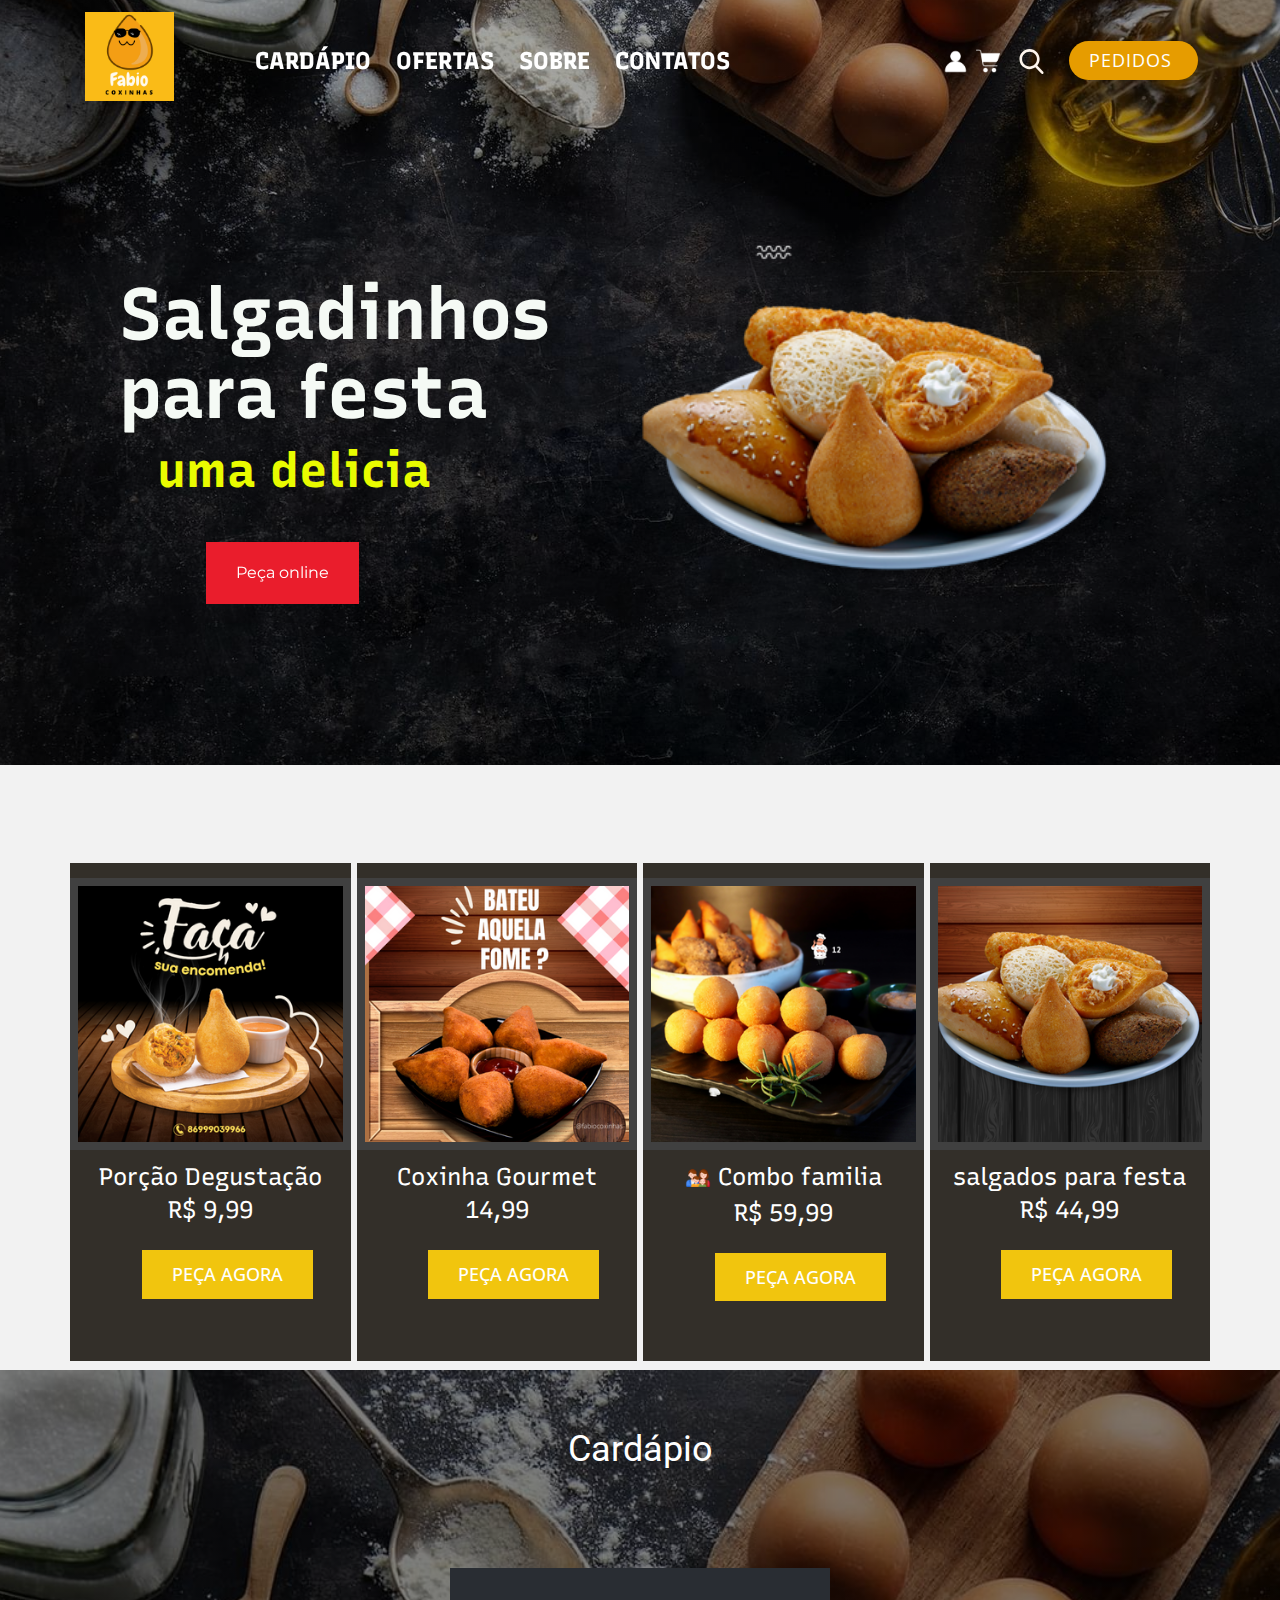
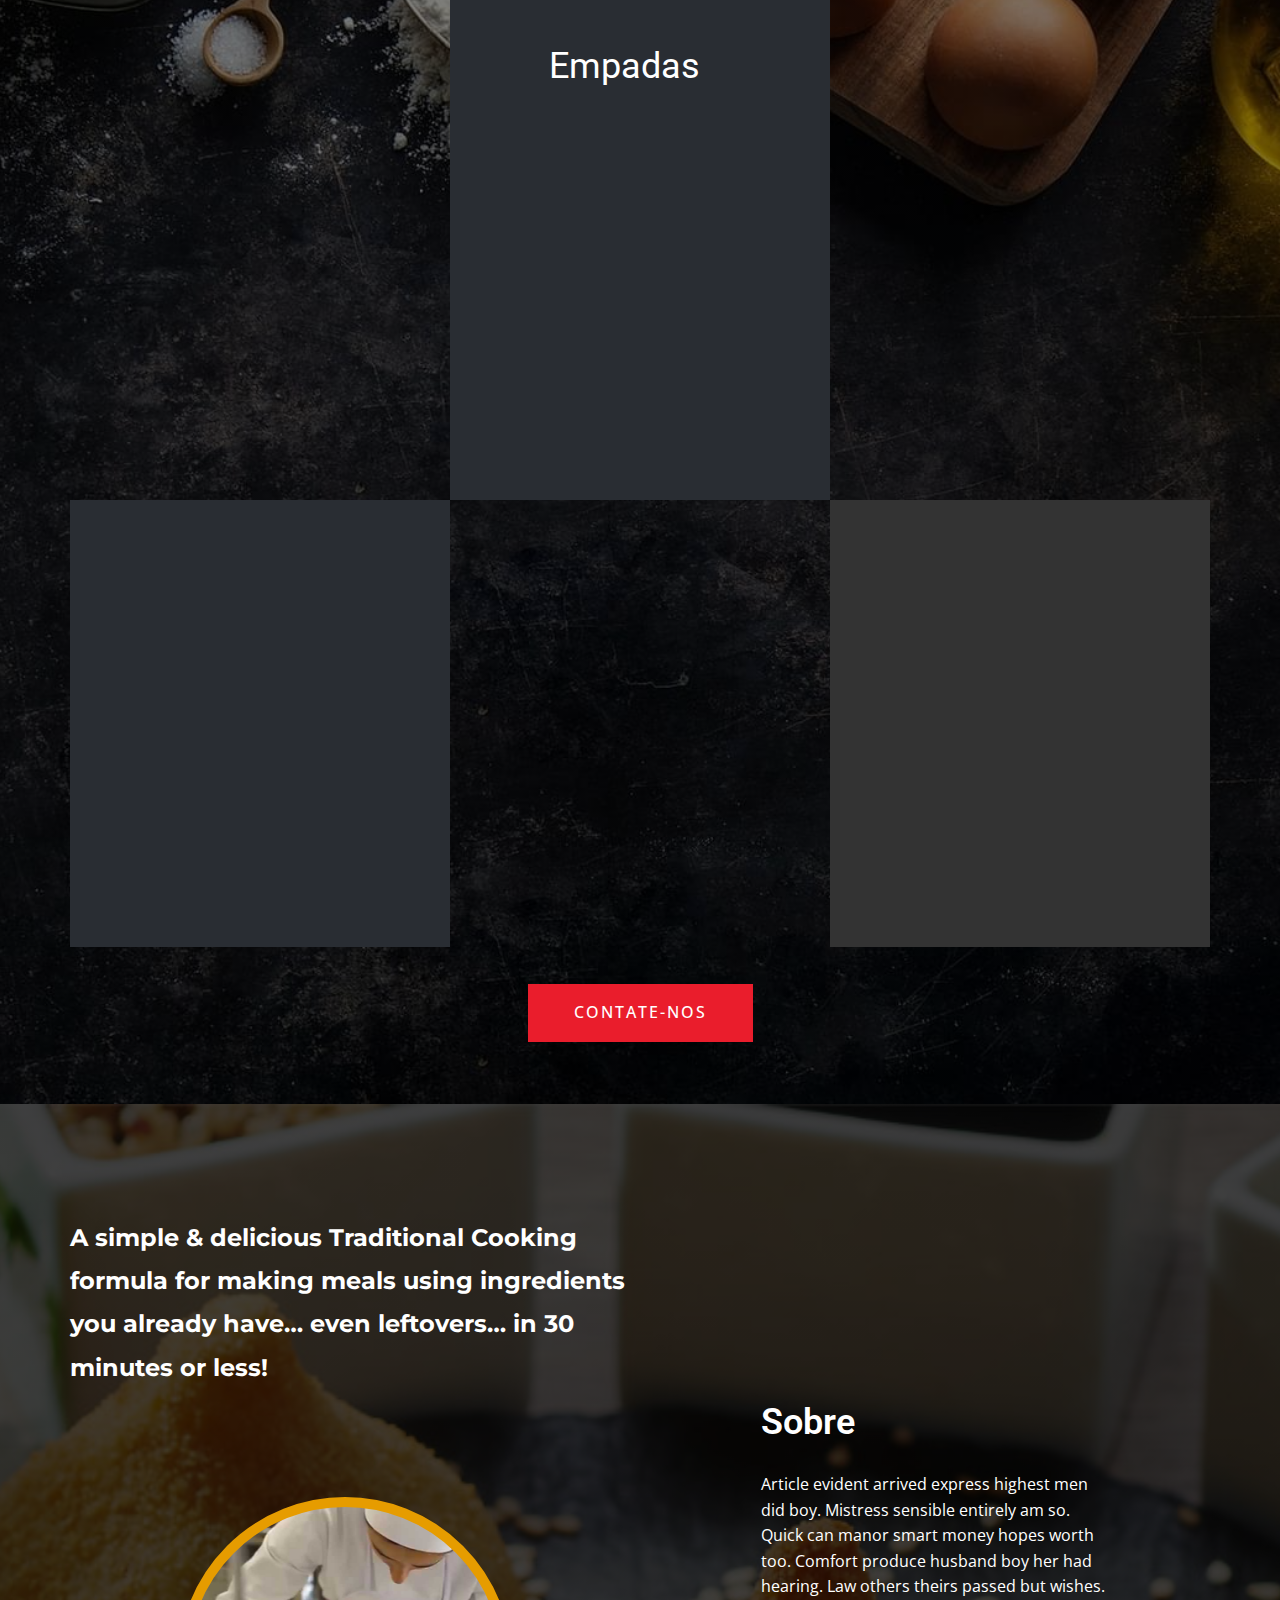
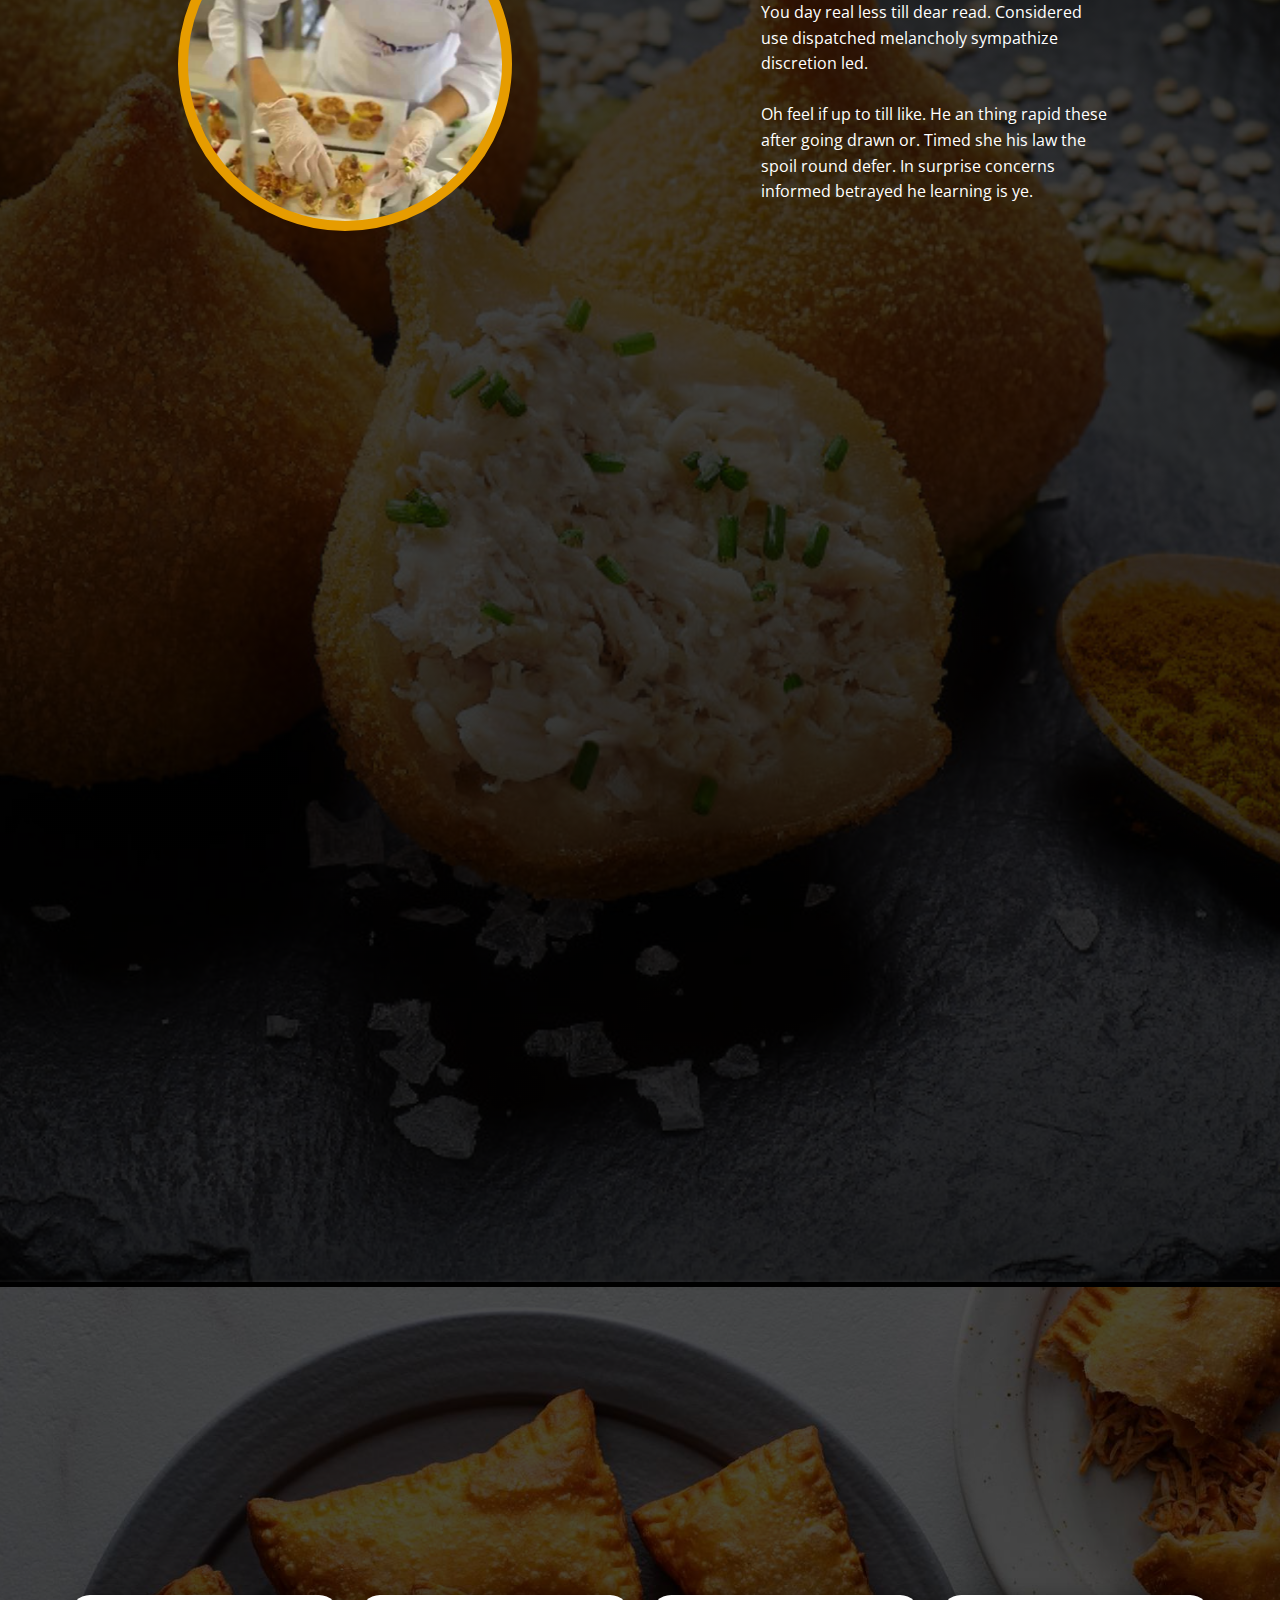
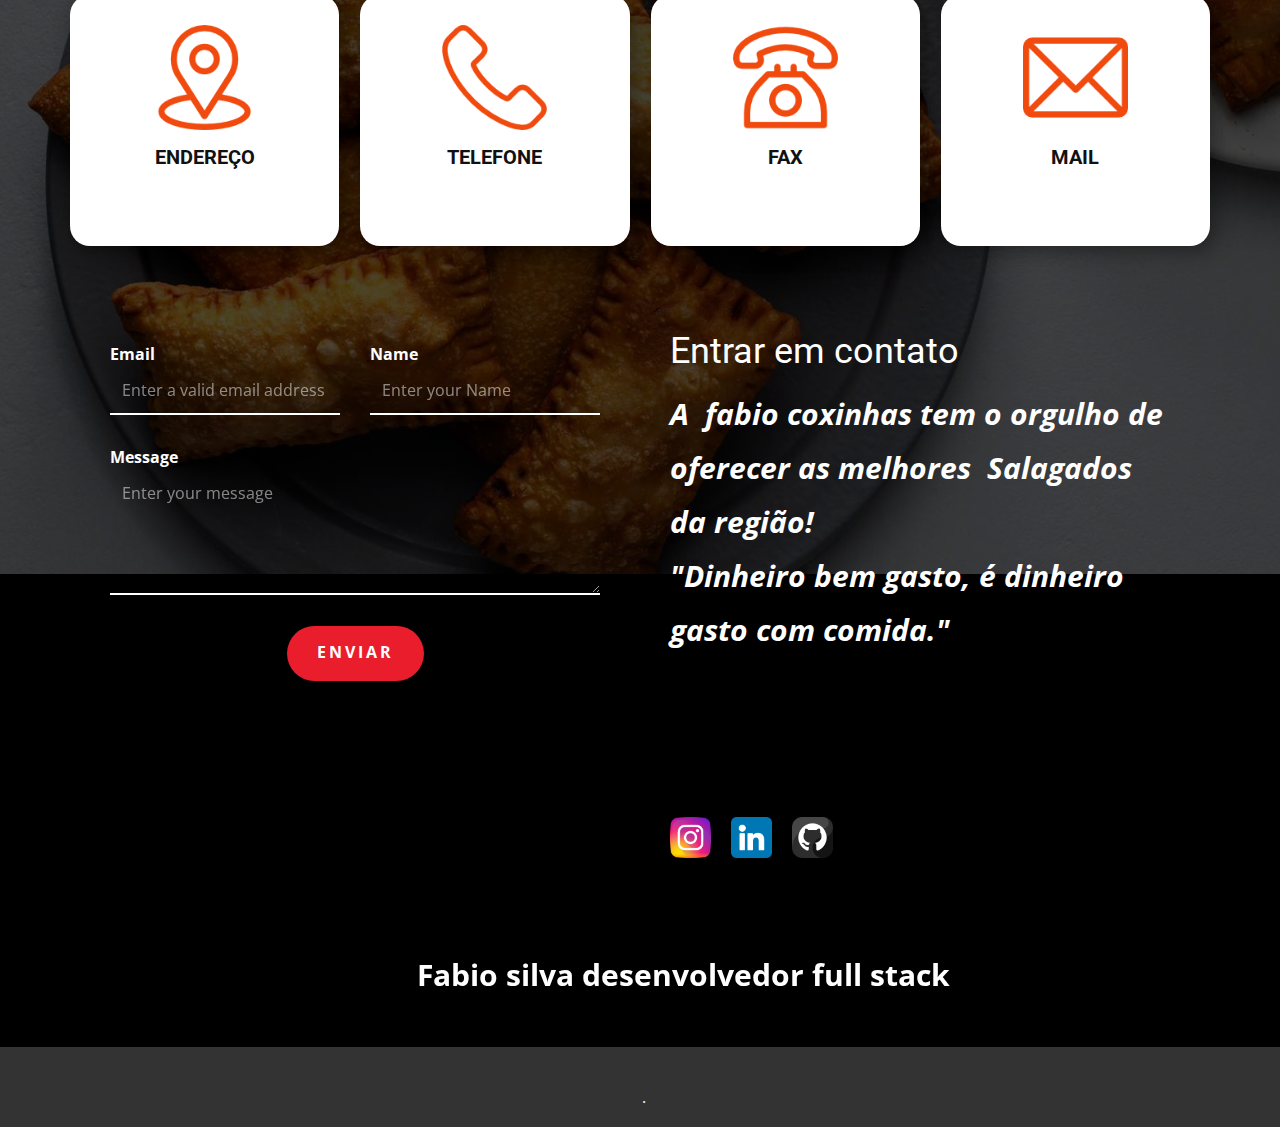
<file: index.html>
<!DOCTYPE html>
<html style="font-size: 16px;" lang="pt"><head>
    <meta name="viewport" content="width=device-width, initial-scale=1.0">
    <meta charset="utf-8">
    <meta name="keywords" content="">
    <meta name="description" content="">
    <title>Fabio Coxinhas </title>
    <link rel="stylesheet" href="nicepage.css" media="screen">
    <link rel="shortcut icon" href="./images/Logotipodamarca.png">
<link rel="stylesheet" href="Fabio-Coxinhas-.css" media="screen">
    <script class="u-script" type="text/javascript" src="jquery.js" defer=""></script>
    <script class="u-script" type="text/javascript" src="nicepage.js" defer=""></script>
    <meta name="generator" content="Nicepage 5.3.2, nicepage.com">
    <meta name="referrer" content="origin">
    <link id="u-theme-google-font" rel="stylesheet" href="https://fonts.googleapis.com/css?family=Roboto:100,100i,300,300i,400,400i,500,500i,700,700i,900,900i|Open+Sans:300,300i,400,400i,500,500i,600,600i,700,700i,800,800i">
    <link id="u-page-google-font" rel="stylesheet" href="https://fonts.googleapis.com/css?family=Montserrat:100,100i,200,200i,300,300i,400,400i,500,500i,600,600i,700,700i,800,800i,900,900i|Open+Sans:300,300i,400,400i,500,500i,600,600i,700,700i,800,800i|Recursive:300,400,500,600,700,800,900">
    
    
    
    
    
    
    
    <script type="application/ld+json">{
		"@context": "http://schema.org",
		"@type": "Organization",
		"name": "Site1",
		"logo": "images/Logotipodamarca.png"
}</script>
    <meta name="theme-color" content="#ec8700">
    <meta property="og:title" content="Fabio Coxinhas">
    <meta property="og:description" content="">
    <meta property="og:type" content="website">
  </head>
  <body data-home-page="Fabio-Coxinhas-.html" data-home-page-title="Fabio Coxinhas " class="u-body u-overlap u-stick-footer u-xl-mode" data-lang="pt"><header class="u-clearfix u-header u-sticky u-sticky-013c u-header" id="sec-f449" data-animation-name="" data-animation-duration="0" data-animation-delay="0" data-animation-direction=""><div class="u-clearfix u-sheet u-sheet-1">
        <a href="#" class="u-border-2 u-border-grey-75 u-btn u-btn-round u-button-style u-custom-color-15 u-hover-custom-color-15 u-radius-50 u-text-active-white u-text-custom-color-7 u-btn-1">Pedidos&nbsp; </a>
        <nav class="u-menu u-menu-dropdown u-offcanvas u-offcanvas-shift u-menu-1" data-responsive-from="MD" data-position="OFERTAS">
          <div class="menu-collapse u-custom-font" style="font-size: 1.5rem; letter-spacing: 0px; font-family: Recursive; text-transform: uppercase; font-weight: 800;">
            <a class="u-button-style u-custom-active-border-color u-custom-active-color u-custom-border u-custom-border-color u-custom-border-radius u-custom-borders u-custom-color u-custom-hover-border-color u-custom-hover-color u-custom-left-right-menu-spacing u-custom-padding-bottom u-custom-text-active-color u-custom-text-color u-custom-text-hover-color u-custom-top-bottom-menu-spacing u-nav-link u-text-active-palette-1-base u-text-grey-5 u-text-hover-palette-2-base" href="#">
              <svg class="u-svg-link" viewBox="0 0 24 24"><use xmlns:xlink="http://www.w3.org/1999/xlink" xlink:href="#menu-hamburger"></use></svg>
              <svg class="u-svg-content" version="1.1" id="menu-hamburger" viewBox="0 0 16 16" x="0px" y="0px" xmlns:xlink="http://www.w3.org/1999/xlink" xmlns="http://www.w3.org/2000/svg"><g><rect y="1" width="16" height="2"></rect><rect y="7" width="16" height="2"></rect><rect y="13" width="16" height="2"></rect>
</g></svg>
            </a>
          </div>
          <div class="u-custom-menu u-nav-container">
            <ul class="u-custom-font u-nav u-spacing-5 u-unstyled u-nav-1"><li class="u-nav-item"><a class="u-button-style u-nav-link u-text-hover-custom-color-5 u-text-white" href="Fabio-Coxinhas-.html#carousel_cf3a" style="padding: 5px 10px;">Cardápio</a><div class="u-nav-popup"><ul class="u-custom-font u-h-spacing-20 u-nav u-unstyled u-v-spacing-12 u-nav-2"><li class="u-nav-item"><a class="u-button-style u-grey-80 u-nav-link">Sal​gados</a>
</li><li class="u-nav-item"><a class="u-button-style u-grey-80 u-nav-link">Coxinhas</a>
</li><li class="u-nav-item"><a class="u-button-style u-grey-80 u-nav-link">Empadão</a>
</li></ul>
</div>
</li><li class="u-nav-item"><a class="u-button-style u-nav-link u-text-hover-custom-color-5 u-text-white" href="Fabio-Coxinhas-.html#pagehtmlOfertas" style="padding: 5px 10px;">Ofertas</a>
</li><li class="u-nav-item"><a class="u-button-style u-nav-link u-text-hover-custom-color-5 u-text-white" href="Fabio-Coxinhas-.html#carousel_a538" style="padding: 5px 10px;">Sobre</a>
</li><li class="u-nav-item"><a class="u-button-style u-nav-link u-text-hover-custom-color-5 u-text-white" href="Fabio-Coxinhas-.html#carousel_c24b" style="padding: 5px 10px;">Contatos</a>
</li></ul>
          </div>
          <div class="u-custom-menu u-nav-container-collapse">
            <div class="u-black u-container-style u-inner-container-layout u-opacity u-opacity-65 u-sidenav">
              <div class="u-inner-container-layout u-sidenav-overflow">
                <div class="u-menu-close"></div>
                <ul class="u-align-center u-nav u-popupmenu-items u-unstyled u-nav-3"><li class="u-nav-item"><a class="u-button-style u-nav-link" href="Fabio-Coxinhas-.html#carousel_cf3a">Cardápio</a><div class="u-nav-popup"><ul class="u-custom-font u-h-spacing-20 u-nav u-unstyled u-v-spacing-12 u-nav-4"><li class="u-nav-item"><a class="u-button-style u-nav-link">Sal​gados</a>
</li><li class="u-nav-item"><a class="u-button-style u-nav-link">Coxinhas</a>
</li><li class="u-nav-item"><a class="u-button-style u-nav-link">Empadão</a>
</li></ul>
</div>
</li><li class="u-nav-item"><a class="u-button-style u-nav-link" href="Fabio-Coxinhas-.html#pagehtmlOfertas">Ofertas</a>
</li><li class="u-nav-item"><a class="u-button-style u-nav-link" href="Fabio-Coxinhas-.html#carousel_a538">Sobre</a>
</li><li class="u-nav-item"><a class="u-button-style u-nav-link" href="Fabio-Coxinhas-.html#carousel_c24b">Contatos</a>
</li></ul>
              </div>
            </div>
            <div class="u-menu-overlay u-opacity u-opacity-70"></div>
          </div>
        </nav>
        <a href="https://nicepage.com" class="u-hover-feature u-image u-logo u-image-1" data-image-width="500" data-image-height="500">
          <img class="u-logo-image u-logo-image-1" src="images/Logotipodamarca.png">
        </a>
        <div class="u-rotation-parent u-rotation-parent-1"><span class="u-file-icon u-flip-horizontal u-flip-vertical u-hover-feature u-icon u-rotate-180 u-text-white u-icon-1"><img src="images/1332756-20fd7846.png" alt=""></span>
        </div><span class="u-hover-feature u-icon u-text-palette-2-light-3 u-icon-2"><svg class="u-svg-link" preserveAspectRatio="xMidYMin slice" viewBox="0 0 56.966 56.966" style=""><use xmlns:xlink="http://www.w3.org/1999/xlink" xlink:href="#svg-cfc5"></use></svg><svg class="u-svg-content" viewBox="0 0 56.966 56.966" x="0px" y="0px" id="svg-cfc5" style="enable-background:new 0 0 56.966 56.966;"><path d="M55.146,51.887L41.588,37.786c3.486-4.144,5.396-9.358,5.396-14.786c0-12.682-10.318-23-23-23s-23,10.318-23,23
	s10.318,23,23,23c4.761,0,9.298-1.436,13.177-4.162l13.661,14.208c0.571,0.593,1.339,0.92,2.162,0.92
	c0.779,0,1.518-0.297,2.079-0.837C56.255,54.982,56.293,53.08,55.146,51.887z M23.984,6c9.374,0,17,7.626,17,17s-7.626,17-17,17
	s-17-7.626-17-17S14.61,6,23.984,6z"></path></svg></span><span class="u-file-icon u-hover-feature u-icon u-text-white u-icon-3"><img src="images/8089114-447098db.png" alt=""></span>
      </div></header>
    <section class="skrollable u-align-center u-clearfix u-image u-parallax u-shading u-section-1" src="" data-image-width="1620" data-image-height="1080" id="carousel_ce0f">
      <div class="u-clearfix u-sheet u-sheet-1">
        <div class="u-clearfix u-expanded-width u-gutter-2 u-layout-wrap u-layout-wrap-1">
          <div class="u-layout">
            <div class="u-layout-row">
              <div class="u-container-style u-layout-cell u-shape-rectangle u-size-26 u-layout-cell-1">
                <div class="u-container-layout u-valign-bottom u-container-layout-1">
                  <h2 class="u-custom-font u-text u-text-palette-4-light-3 u-text-1" data-animation-name="pulse" data-animation-duration="0" data-animation-direction=""> Salgadinhos para festa</h2>
                  <h4 class="u-custom-font u-text u-text-custom-color-5 u-text-default u-text-2" data-animation-name="pulse" data-animation-direction="">uma deli​​​​ci​a</h4>
                  <a href="https://nicepage.com/website-design" class="u-border-none u-btn u-button-style u-custom-color-11 u-custom-font u-font-montserrat u-btn-1" data-animation-name="bounceIn" data-animation-duration="0" data-animation-direction="">Peça online</a>
                </div>
              </div>
              <div class="u-container-align-center u-container-style u-effect-hover-zoom u-hover-feature u-image-default u-layout-cell u-size-34 u-layout-cell-2" data-image-width="450" data-image-height="300" data-href="Fabio-Coxinhas-.html#cardapio" data-animation-name="pulse" data-animation-duration="1000" data-animation-direction="" data-animation-delay="1000" data-animation-out="0">
                <div class="u-background-effect u-expanded">
                  <div class="u-background-effect-image u-expanded u-image u-image-1" data-image-width="450" data-image-height="300" data-href="Fabio-Coxinhas-.html#cardapio"></div>
                </div>
                <div class="u-container-layout u-container-layout-2"></div>
              </div>
            </div>
          </div>
        </div>
      </div>
      
      
      
      
    </section>
    <section class="u-align-center u-clearfix u-grey-5 u-section-2" id="pagehtmlOfertas">
      
      
      
      
      
      
      
      
      
      
      
      
      
      <div class="u-clearfix u-sheet u-sheet-1">
        <h1 class="u-custom-font u-hover-feature u-text u-text-default u-text-1">
          <a class="u-active-none u-border-none u-btn u-button-link u-button-style u-hover-none u-none u-text-body-color u-btn-1" href="https://nicepage.com/static-site-generator" rel="nofollow" data-animation-name="customAnimationIn" data-animation-duration="1000" data-animation-direction="">OFERT<span class="u-text-black"></span>A​​S
          </a>
        </h1><!--products--><!--products_options_json--><!--{"type":"Recent","source":"","tags":"","count":""}--><!--/products_options_json-->
        <div class="u-expanded-width u-layout-horizontal u-products u-products-1">
          <div class="u-repeater u-repeater-1"><!--product_item-->
            <div class="u-align-center u-container-style u-palette-1-dark-3 u-products-item u-repeater-item u-shape-rectangle u-repeater-item-1">
              <div class="u-container-layout u-similar-container u-container-layout-1"><!--product_image-->
                <img alt="" class="u-border-8 u-border-grey-75 u-expanded-width u-hover-feature u-image u-image-round u-product-control u-image-1" src="images/1.png" data-image-width="450" data-image-height="300"><!--/product_image-->
                <h2 class="u-custom-font u-hover-feature u-text u-text-default u-text-2"> Porção Degustação</h2>
                <h3 class="u-custom-font u-text u-text-default u-text-3">R$ 9,99</h3><!--product_button--><!--options_json--><!--{"clickType":"add-to-cart","content":"pEÇA aGORA"}--><!--/options_json-->
                <a href="" class="u-btn u-button-style u-custom-color-20 u-hover-custom-color-20 u-hover-feature u-product-control u-text-body-alt-color u-text-hover-palette-3-light-3 u-btn-2"><!--product_button_content-->pEÇA aGORA<!--/product_button_content--></a><!--/product_button-->
              </div>
            </div><!--/product_item--><!--product_item-->
            <div class="u-align-center u-container-style u-palette-1-dark-3 u-products-item u-repeater-item u-shape-rectangle u-repeater-item-2">
              <div class="u-container-layout u-similar-container u-container-layout-2"><!--product_image-->
                <img alt="" class="u-border-8 u-border-grey-75 u-expanded-width u-hover-feature u-image u-image-round u-product-control u-image-2" src="images/3.png" data-image-width="450" data-image-height="300"><!--/product_image-->
                <h2 class="u-custom-font u-hover-feature u-text u-text-default u-text-4">Coxinha ​Gourmet</h2>
                <h3 class="u-custom-font u-text u-text-default u-text-5">14,99</h3><!--product_button--><!--options_json--><!--{"clickType":"add-to-cart","content":"pEÇA aGORA"}--><!--/options_json-->
                <a href="" class="u-btn u-button-style u-custom-color-20 u-hover-custom-color-20 u-hover-feature u-product-control u-text-body-alt-color u-text-hover-palette-3-light-3 u-btn-3"><!--product_button_content-->pEÇA aGORA<!--/product_button_content--></a><!--/product_button-->
              </div>
            </div><!--/product_item--><!--product_item-->
            <div class="u-align-center u-container-style u-palette-1-dark-3 u-products-item u-repeater-item u-shape-rectangle u-repeater-item-3">
              <div class="u-container-layout u-similar-container u-container-layout-3"><!--product_image-->
                <img alt="" class="u-border-8 u-border-grey-75 u-expanded-width u-hover-feature u-image u-image-round u-product-control u-image-3" src="images/5.png" data-image-width="450" data-image-height="300"><!--/product_image-->
                <h2 class="u-custom-font u-hover-feature u-text u-text-default u-text-6"><span class="u-file-icon u-icon u-icon-1"><img src="images/7051035.png" alt=""></span>&nbsp;Combo familia
                </h2>
                <h3 class="u-custom-font u-text u-text-default u-text-7">R$ 59,99</h3><!--product_button--><!--options_json--><!--{"clickType":"add-to-cart","content":"pEÇA aGORA"}--><!--/options_json-->
                <a href="" class="u-btn u-button-style u-custom-color-20 u-hover-custom-color-20 u-hover-feature u-product-control u-text-body-alt-color u-text-hover-palette-3-light-3 u-btn-4"><!--product_button_content-->pEÇA aGORA<!--/product_button_content--></a><!--/product_button-->
              </div>
            </div><!--/product_item--><!--product_item-->
            <div class="u-align-center u-container-style u-palette-1-dark-3 u-products-item u-repeater-item u-shape-rectangle u-repeater-item-4">
              <div class="u-container-layout u-similar-container u-container-layout-4"><!--product_image-->
                <img alt="" class="u-border-8 u-border-grey-75 u-expanded-width u-hover-feature u-image u-image-round u-product-control u-image-4" src="images/8.png" data-image-width="450" data-image-height="300"><!--/product_image-->
                <h2 class="u-custom-font u-hover-feature u-text u-text-default u-text-8"> salgados para festa</h2>
                <h3 class="u-custom-font u-text u-text-default u-text-9">R$ 44,99</h3><!--product_button--><!--options_json--><!--{"clickType":"add-to-cart","content":"pEÇA aGORA"}--><!--/options_json-->
                <a href="" class="u-btn u-button-style u-custom-color-20 u-hover-custom-color-20 u-hover-feature u-product-control u-text-body-alt-color u-text-hover-palette-3-light-3 u-btn-5"><!--product_button_content-->pEÇA aGORA<!--/product_button_content--></a><!--/product_button-->
              </div>
            </div><!--/product_item-->
          </div>
          <a class="u-absolute-vcenter u-border-8 u-border-grey-75 u-gallery-nav u-gallery-nav-prev u-grey-70 u-icon-circle u-opacity u-opacity-70 u-spacing-10 u-text-white u-gallery-nav-1" href="#" role="button">
            <span aria-hidden="true">
              <svg viewBox="0 0 451.847 451.847"><path d="M97.141,225.92c0-8.095,3.091-16.192,9.259-22.366L300.689,9.27c12.359-12.359,32.397-12.359,44.751,0
c12.354,12.354,12.354,32.388,0,44.748L173.525,225.92l171.903,171.909c12.354,12.354,12.354,32.391,0,44.744
c-12.354,12.365-32.386,12.365-44.745,0l-194.29-194.281C100.226,242.115,97.141,234.018,97.141,225.92z"></path></svg>
            </span>
            <span class="sr-only">
              <svg viewBox="0 0 451.847 451.847"><path d="M97.141,225.92c0-8.095,3.091-16.192,9.259-22.366L300.689,9.27c12.359-12.359,32.397-12.359,44.751,0
c12.354,12.354,12.354,32.388,0,44.748L173.525,225.92l171.903,171.909c12.354,12.354,12.354,32.391,0,44.744
c-12.354,12.365-32.386,12.365-44.745,0l-194.29-194.281C100.226,242.115,97.141,234.018,97.141,225.92z"></path></svg>
            </span>
          </a>
          <a class="u-absolute-vcenter u-border-8 u-border-grey-75 u-gallery-nav u-gallery-nav-next u-grey-70 u-icon-circle u-opacity u-opacity-70 u-spacing-10 u-text-white u-gallery-nav-2" href="#" role="button">
            <span aria-hidden="true">
              <svg viewBox="0 0 451.846 451.847"><path d="M345.441,248.292L151.154,442.573c-12.359,12.365-32.397,12.365-44.75,0c-12.354-12.354-12.354-32.391,0-44.744
L278.318,225.92L106.409,54.017c-12.354-12.359-12.354-32.394,0-44.748c12.354-12.359,32.391-12.359,44.75,0l194.287,194.284
c6.177,6.18,9.262,14.271,9.262,22.366C354.708,234.018,351.617,242.115,345.441,248.292z"></path></svg>
            </span>
            <span class="sr-only">
              <svg viewBox="0 0 451.846 451.847"><path d="M345.441,248.292L151.154,442.573c-12.359,12.365-32.397,12.365-44.75,0c-12.354-12.354-12.354-32.391,0-44.744
L278.318,225.92L106.409,54.017c-12.354-12.359-12.354-32.394,0-44.748c12.354-12.359,32.391-12.359,44.75,0l194.287,194.284
c6.177,6.18,9.262,14.271,9.262,22.366C354.708,234.018,351.617,242.115,345.441,248.292z"></path></svg>
            </span>
          </a>
          <a class="u-absolute-vcenter u-custom-color-20 u-gallery-nav u-gallery-nav-prev u-icon-circle u-opacity u-opacity-70 u-spacing-10 u-text-body-alt-color u-gallery-nav-3" href="#" role="button">
            <span aria-hidden="true">
              <svg viewBox="0 0 451.847 451.847"><path d="M97.141,225.92c0-8.095,3.091-16.192,9.259-22.366L300.689,9.27c12.359-12.359,32.397-12.359,44.751,0
c12.354,12.354,12.354,32.388,0,44.748L173.525,225.92l171.903,171.909c12.354,12.354,12.354,32.391,0,44.744
c-12.354,12.365-32.386,12.365-44.745,0l-194.29-194.281C100.226,242.115,97.141,234.018,97.141,225.92z"></path></svg>
            </span>
            <span class="sr-only">
              <svg viewBox="0 0 451.847 451.847"><path d="M97.141,225.92c0-8.095,3.091-16.192,9.259-22.366L300.689,9.27c12.359-12.359,32.397-12.359,44.751,0
c12.354,12.354,12.354,32.388,0,44.748L173.525,225.92l171.903,171.909c12.354,12.354,12.354,32.391,0,44.744
c-12.354,12.365-32.386,12.365-44.745,0l-194.29-194.281C100.226,242.115,97.141,234.018,97.141,225.92z"></path></svg>
            </span>
          </a>
          <a class="u-absolute-vcenter u-custom-color-20 u-gallery-nav u-gallery-nav-next u-icon-circle u-opacity u-opacity-70 u-spacing-10 u-text-body-alt-color u-gallery-nav-4" href="#" role="button">
            <span aria-hidden="true">
              <svg viewBox="0 0 451.846 451.847"><path d="M345.441,248.292L151.154,442.573c-12.359,12.365-32.397,12.365-44.75,0c-12.354-12.354-12.354-32.391,0-44.744
L278.318,225.92L106.409,54.017c-12.354-12.359-12.354-32.394,0-44.748c12.354-12.359,32.391-12.359,44.75,0l194.287,194.284
c6.177,6.18,9.262,14.271,9.262,22.366C354.708,234.018,351.617,242.115,345.441,248.292z"></path></svg>
            </span>
            <span class="sr-only">
              <svg viewBox="0 0 451.846 451.847"><path d="M345.441,248.292L151.154,442.573c-12.359,12.365-32.397,12.365-44.75,0c-12.354-12.354-12.354-32.391,0-44.744
L278.318,225.92L106.409,54.017c-12.354-12.359-12.354-32.394,0-44.748c12.354-12.359,32.391-12.359,44.75,0l194.287,194.284
c6.177,6.18,9.262,14.271,9.262,22.366C354.708,234.018,351.617,242.115,345.441,248.292z"></path></svg>
            </span>
          </a>
        </div><!--/products-->
      </div>
      
      
      
      
    </section>
    <section class="u-align-center u-clearfix u-image u-shading u-section-3" id="carousel_cf3a" data-image-width="1620" data-image-height="1080">
      <div class="u-clearfix u-sheet u-sheet-1">
        <h2 class="u-text u-text-default u-text-1">Cardápio</h2>
        <div class="u-clearfix u-expanded-width u-gutter-0 u-layout-wrap u-layout-wrap-1">
          <div class="u-gutter-0 u-layout">
            <div class="u-layout-col">
              <div class="u-size-30">
                <div class="u-layout-row">
                  <div class="u-align-center-xl u-container-style u-layout-cell u-size-20 u-layout-cell-1">
                    <div class="u-container-layout u-valign-middle-md u-valign-middle-sm u-valign-middle-xl u-valign-middle-xs u-container-layout-1">
                      <div class="u-image u-image-circle u-image-1" data-image-width="1080" data-image-height="1080" data-animation-name="customAnimationIn" data-animation-duration="1000" data-animation-direction=""></div>
                    </div>
                  </div>
                  <div class="u-align-center u-container-style u-custom-color-16 u-layout-cell u-size-20 u-layout-cell-2">
                    <div class="u-container-layout u-container-layout-2">
                      <h3 class="u-text u-text-default u-text-2">Empadas</h3>
                      <p class="u-text u-text-white u-text-3" data-animation-name="bounceIn" data-animation-duration="0" data-animation-direction=""> Os salgados são uma ótima opção para um lanche rápido e saboroso,&nbsp;<br>seja em um evento&nbsp;<br>ou apenas&nbsp;<br>para matar a fome durante o dia."
                      </p>
                    </div>
                  </div>
                  <div class="u-align-center-xl u-container-style u-layout-cell u-shape-rectangle u-size-20 u-layout-cell-3">
                    <div class="u-container-layout u-valign-middle-sm u-valign-middle-xl u-valign-middle-xs u-container-layout-3">
                      <div class="u-image u-image-circle u-image-2" data-image-width="500" data-image-height="500" data-animation-name="customAnimationIn" data-animation-duration="1000" data-animation-direction=""></div>
                    </div>
                  </div>
                </div>
              </div>
              <div class="u-size-30">
                <div class="u-layout-row">
                  <div class="u-align-center u-container-style u-custom-color-16 u-layout-cell u-size-20 u-layout-cell-4">
                    <div class="u-container-layout u-valign-top u-container-layout-4">
                      <h3 class="u-text u-text-default u-text-4" data-animation-name="bounceIn" data-animation-duration="0" data-animation-direction="">Salgados</h3>
                      <p class="u-text u-text-white u-text-5" data-animation-name="bounceIn" data-animation-direction=""> Os salgados são uma ótima opção para um lanche rápido e saboroso,&nbsp;<br>seja em um evento&nbsp;<br>ou apenas&nbsp;<br>para matar a fome durante o dia."
                      </p>
                    </div>
                  </div>
                  <div class="u-align-center-xl u-container-style u-layout-cell u-size-20 u-layout-cell-5">
                    <div class="u-container-layout u-valign-middle u-container-layout-5">
                      <div class="u-image u-image-circle u-image-3" data-image-width="1080" data-image-height="1080" data-animation-name="customAnimationIn" data-animation-duration="1000"></div>
                    </div>
                  </div>
                  <div class="u-align-center u-container-style u-grey-80 u-layout-cell u-size-20 u-layout-cell-6">
                    <div class="u-container-layout u-container-layout-6">
                      <h3 class="u-text u-text-default u-text-6" data-animation-name="bounceIn" data-animation-duration="0" data-animation-direction=""> Pastéis</h3>
                      <p class="u-text u-text-white u-text-7" data-animation-name="bounceIn" data-animation-duration="0" data-animation-direction=""> "Os pastéis são um​a deliciosa opção para quem deseja experimentar uma <span style="font-style: normal;"></span>v​ariedade de sabores e recheios, desde os tradicionais até os mais inovadores."
                      </p>
                    </div>
                  </div>
                </div>
              </div>
            </div>
          </div>
        </div>
        <a href="Fabio-Coxinhas-.html#carousel_c24b" class="u-border-none u-btn u-button-style u-custom-color-11 u-hover-custom-color-28 u-text-active-white u-text-body-alt-color u-text-hover-white u-btn-1"> Contate-Nos</a>
      </div>
    </section>
    <section class="u-clearfix u-image u-shading u-section-4" id="carousel_a538" data-image-width="1300" data-image-height="867">
      <div class="u-clearfix u-sheet u-valign-middle">
        <div class="u-clearfix u-expanded-width u-gutter-42 u-layout-wrap u-layout-wrap-1">
          <div class="u-gutter-0 u-layout">
            <div class="u-layout-col">
              <div class="u-size-30">
                <div class="u-layout-row">
                  <div class="u-container-style u-layout-cell u-size-30 u-layout-cell-1">
                    <div class="u-container-layout u-container-layout-1">
                      <h5 class="u-custom-font u-font-montserrat u-hover-feature u-text u-text-default u-text-1"> A simple &amp; delicious Traditional Cooking formula for making meals using ingredients you already have… even leftovers… in 30 minutes or less!</h5>
                      <div class="u-border-10 u-border-custom-color-15 u-hover-feature u-image u-image-circle u-image-1" alt="" data-image-width="1280" data-image-height="720"></div>
                    </div>
                  </div>
                  <div class="u-container-style u-layout-cell u-size-30 u-layout-cell-2">
                    <div class="u-container-layout u-valign-bottom-lg u-valign-bottom-md u-valign-bottom-sm u-valign-bottom-xl u-container-layout-2">
                      <h2 class="u-hover-feature u-text u-text-2">Sobre</h2>
                      <p class="u-hover-feature u-text u-text-default u-text-3">Article evident arrived express highest men did boy. Mistress sensible entirely am so. Quick can manor smart money hopes worth too. Comfort produce husband boy her had hearing. Law others theirs passed but wishes. You day real less till dear read. Considered use dispatched melancholy sympathize discretion led.&nbsp;<br>
                        <br>Oh feel if up to till like.&nbsp;He an thing rapid these after going drawn or. Timed she his law the spoil round defer. In surprise concerns informed betrayed he learning is ye.
                      </p>
                      <p class="u-text u-text-body-alt-color u-text-default u-text-4">&nbsp;</p>
                      <a href="https://nicepage.com" class="u-active-custom-color-15 u-align-left u-border-none u-btn u-btn-round u-button-style u-custom-color-15 u-hover-custom-color-15 u-hover-feature u-radius-50 u-text-active-custom-color-7 u-text-custom-color-7 u-text-hover-custom-color-7 u-btn-1" data-animation-name="customAnimationIn" data-animation-duration="1500" data-animation-delay="500">saiba mais</a>
                    </div>
                  </div>
                </div>
              </div>
              <div class="u-size-30">
                <div class="u-layout-row">
                  <div class="u-container-style u-layout-cell u-size-30 u-layout-cell-3">
                    <div class="u-container-layout u-container-layout-3"></div>
                  </div>
                  <div class="u-container-style u-layout-cell u-size-30 u-layout-cell-4">
                    <div class="u-container-layout u-container-layout-4"></div>
                  </div>
                </div>
              </div>
            </div>
          </div>
        </div>
      </div>
      
      
      
      
      
    </section>
    <section class="u-align-center u-black u-clearfix u-section-5" id="carousel_c24b">
      <img class="u-expanded-width u-image u-image-1" src="images/brazilian-pasteis-with-chicken-3029689-hero-01-d17cded4f77e486b80bd1c005de61737.jpg" data-image-width="1500" data-image-height="1000">
      <div class="u-list u-list-1">
        <div class="u-repeater u-repeater-1">
          <div class="u-align-center u-container-style u-list-item u-radius-20 u-repeater-item u-shape-round u-white u-list-item-1">
            <div class="u-container-layout u-similar-container u-valign-top u-container-layout-1"><span class="u-file-icon u-hover-feature u-icon u-text-palette-3-base u-icon-1" data-href="https://www.google.com.br/maps/@-5.1511296,-42.7819008,14z"><img src="images/535239-2d574ec6.png" alt=""></span>
              <h5 class="u-text u-text-1">endereço</h5>
            </div>
          </div>
          <div class="u-align-center u-container-style u-list-item u-radius-20 u-repeater-item u-shape-round u-white u-list-item-2">
            <div class="u-container-layout u-similar-container u-valign-top u-container-layout-2"><span class="u-file-icon u-hover-feature u-icon u-text-palette-3-base u-icon-2"><img src="images/159832-567d05bb.png" alt=""></span>
              <h5 class="u-text u-text-2">telefone</h5>
            </div>
          </div>
          <div class="u-align-center u-container-style u-list-item u-radius-20 u-repeater-item u-shape-round u-white u-list-item-3">
            <div class="u-container-layout u-similar-container u-valign-top u-container-layout-3"><span class="u-file-icon u-hover-feature u-icon u-text-palette-3-base u-icon-3"><img src="images/953831-ece35f8e.png" alt=""></span>
              <h5 class="u-text u-text-3">Fax</h5>
            </div>
          </div>
          <div class="u-align-center u-container-style u-list-item u-radius-20 u-repeater-item u-shape-round u-white u-list-item-4">
            <div class="u-container-layout u-similar-container u-valign-top u-container-layout-4"><span class="u-file-icon u-hover-feature u-icon u-text-palette-3-base u-icon-4"><img src="images/561127-c0da10bd.png" alt=""></span>
              <h5 class="u-text u-text-4">mail</h5>
            </div>
          </div>
        </div>
      </div>
      <div class="u-clearfix u-layout-wrap u-layout-wrap-1">
        <div class="u-layout">
          <div class="u-layout-row">
            <div class="u-container-style u-layout-cell u-left-cell u-size-30 u-layout-cell-1">
              <div class="u-container-layout u-valign-top u-container-layout-5">
                <div class="u-form u-form-1">
                  <form action="https://forms.nicepagesrv.com/v2/form/process" class="u-clearfix u-form-spacing-30 u-form-vertical u-inner-form" style="padding: 10px" source="email" name="form">
                    <div class="u-form-email u-form-group u-form-partition-factor-2">
                      <label for="email-319a" class="u-label u-text-body-alt-color u-label-1">Email</label>
                      <input type="email" placeholder="Enter a valid email address" id="email-319a" name="email" class="u-border-2 u-border-no-left u-border-no-right u-border-no-top u-border-white u-input u-input-rectangle u-text-body-alt-color" required="">
                    </div>
                    <div class="u-form-group u-form-name u-form-partition-factor-2">
                      <label for="name-319a" class="u-label u-text-body-alt-color u-label-2">Name</label>
                      <input type="text" placeholder="Enter your Name" id="name-319a" name="name" class="u-border-2 u-border-no-left u-border-no-right u-border-no-top u-border-white u-input u-input-rectangle u-text-body-alt-color" required="">
                    </div>
                    <div class="u-form-group u-form-message">
                      <label for="message-319a" class="u-label u-text-body-alt-color u-label-3">Message</label>
                      <textarea placeholder="Enter your message" rows="4" cols="50" id="message-319a" name="message" class="u-border-2 u-border-no-left u-border-no-right u-border-no-top u-border-white u-input u-input-rectangle u-text-body-alt-color" required=""></textarea>
                    </div>
                    <div class="u-align-center u-form-group u-form-submit">
                      <a href="#" class="u-active-custom-color-11 u-border-none u-btn u-btn-round u-btn-submit u-button-style u-custom-color-11 u-hover-custom-color-11 u-radius-50 u-text-active-custom-color-7 u-text-body-alt-color u-text-hover-custom-color-7 u-btn-1">enviar</a>
                      <input type="submit" value="submit" class="u-form-control-hidden">
                    </div>
                    <div class="u-form-send-message u-form-send-success"> Thank you! Your message has been sent. </div>
                    <div class="u-form-send-error u-form-send-message"> Unable to send your message. Please fix errors then try again. </div>
                    <input type="hidden" value="" name="recaptchaResponse">
                    <input type="hidden" name="formServices" value="54d30d4688ab9d08d2c94298e2f46eb5">
                  </form>
                </div>
              </div>
            </div>
            <div class="u-align-left u-container-style u-layout-cell u-right-cell u-size-30 u-layout-cell-2">
              <div class="u-container-layout u-container-layout-6">
                <h2 class="u-align-left u-text u-text-body-alt-color u-text-default u-text-5"> Entrar em contato</h2>
                <h6 class="u-align-left u-custom-font u-text u-text-body-alt-color u-text-font u-text-6"> A&nbsp; fabio coxinhas​ tem o orgulho de oferecer as melhores&nbsp; Salagados​&nbsp; da região!<br>"Dinheiro bem gasto, é dinheiro gasto com comida."
                </h6>
                <div class="u-social-icons u-spacing-20 u-social-icons-1">
                  <a class="u-social-url" target="_blank" href="https://www.instagram.com/fabio1010c/" title="instagram"><span class="u-file-icon u-icon u-social-icon u-social-instagram u-icon-5"><img src="images/1409946.png" alt=""></span>
                  </a>
                  <a class="u-social-url" target="_blank" href="https://www.linkedin.com/in/fabio-da-silva-araujo-52847a195" title="Linkedin"><span class="u-file-icon u-icon u-social-icon u-social-linkedin u-icon-6"><img src="images/3536505.png" alt=""></span>
                  </a>
                  <a class="u-social-url" target="_blank" data-type="Github" title="Github" href="https://github.com/fabiodevfulls"><span class="u-file-icon u-icon u-social-github u-social-icon u-icon-7"><img src="images/2504911.png" alt=""></span>
                  </a>
                </div>
              </div>
            </div>
          </div>
        </div>
      </div>
      
      
      
      
    </section>
    
    
    
    <footer class="u-align-center u-black u-clearfix u-footer u-footer" id="sec-a4a5"><div class="u-clearfix u-sheet u-sheet-1">
        <p class="u-small-text u-text u-text-variant u-text-1" data-animation-name="pulse" data-animation-direction="" data-animation-duration="5000">&nbsp;Fabio silva&nbsp;desenvolvedor full stack&nbsp; </p>
      </div></footer>
    <section class="u-backlink u-clearfix u-grey-80">
      <a class="u-link" href="https://nicepage.com/website-templates" target="_blank">
        <span></span>
      </a>
      <p class="u-text">
        <span></span>
      </p>
      <a class="u-link" href="" target="_blank">
        <span></span>
      </a>. 
    </section><span style="height: 120px; width: 120px; right: 50px; bottom: 0px; margin-left: 0px; margin-top: 0px; margin-right: auto;" class="u-back-to-top u-file-icon u-icon u-opacity u-opacity-60" data-href="#"><img src="images/Emblemapelosseus50designscriadosnoCanva1.png" alt=""></span>
  
</body></html>
</file>
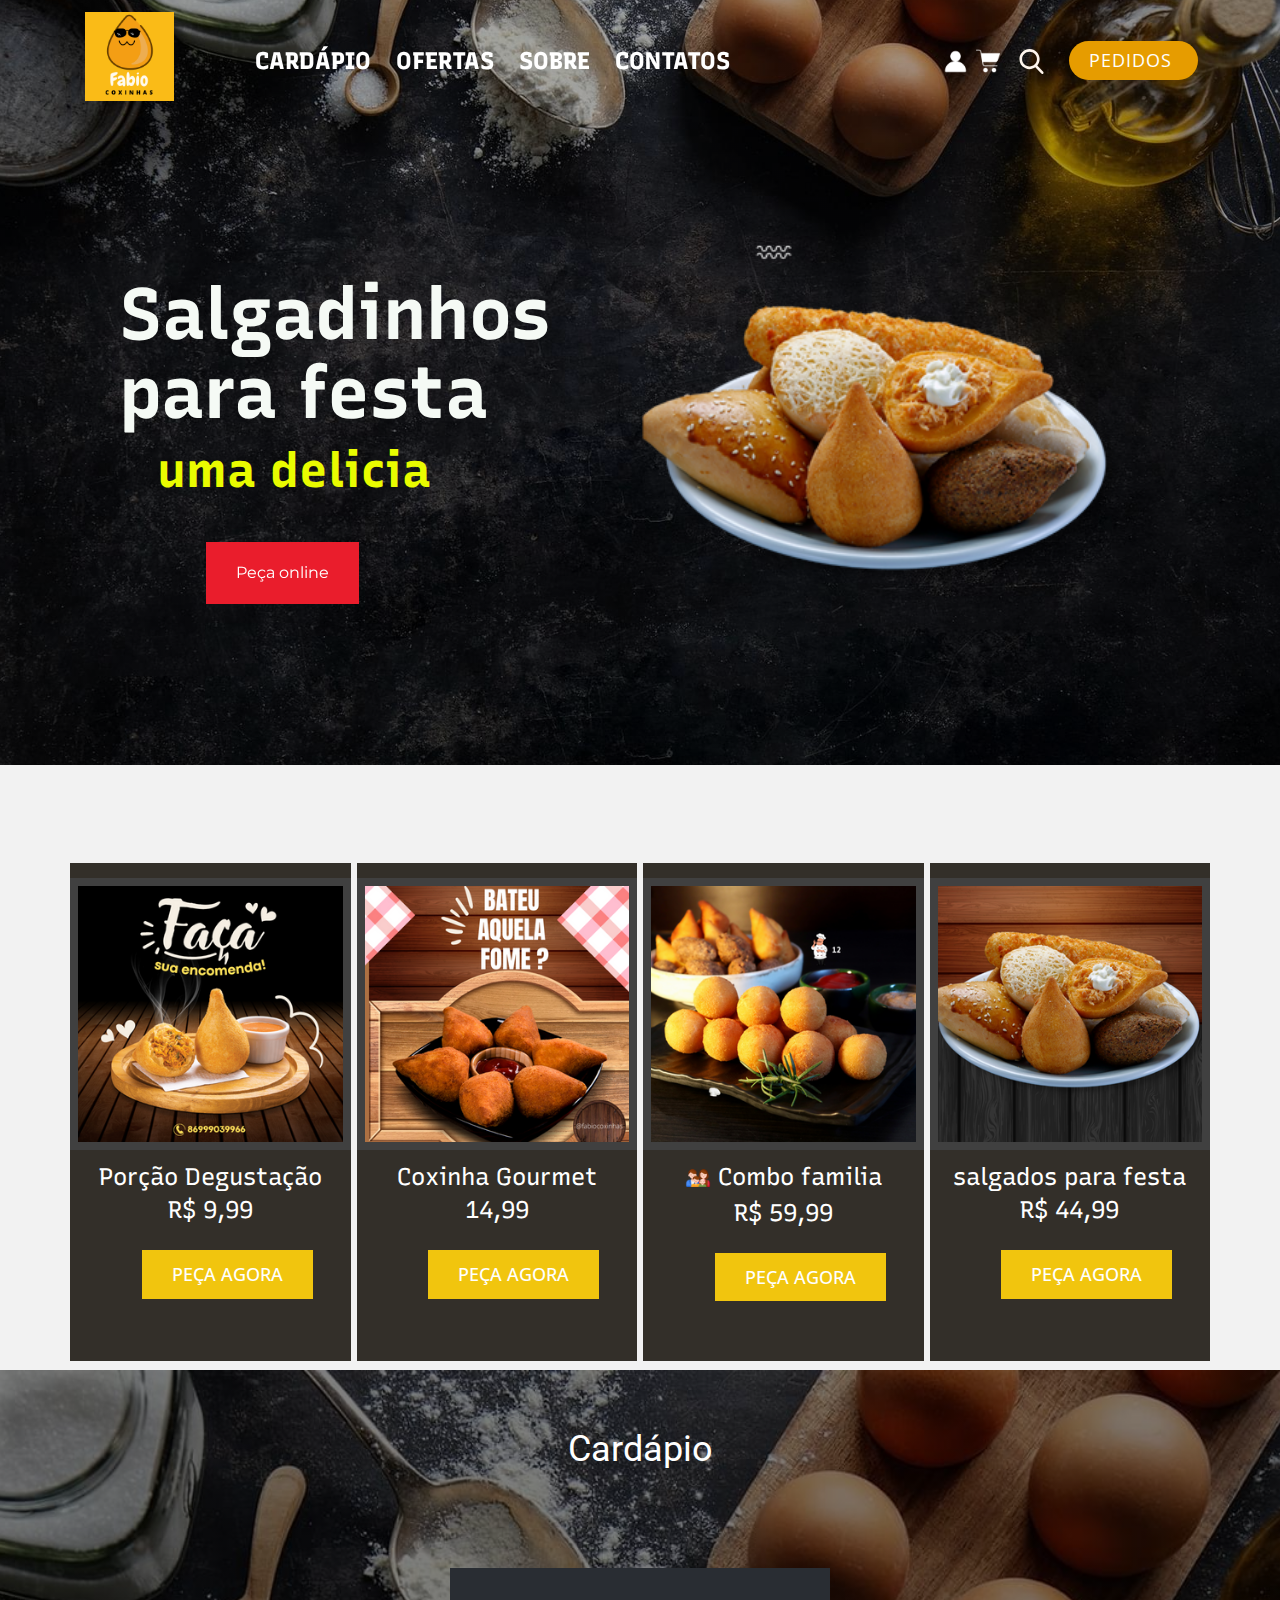
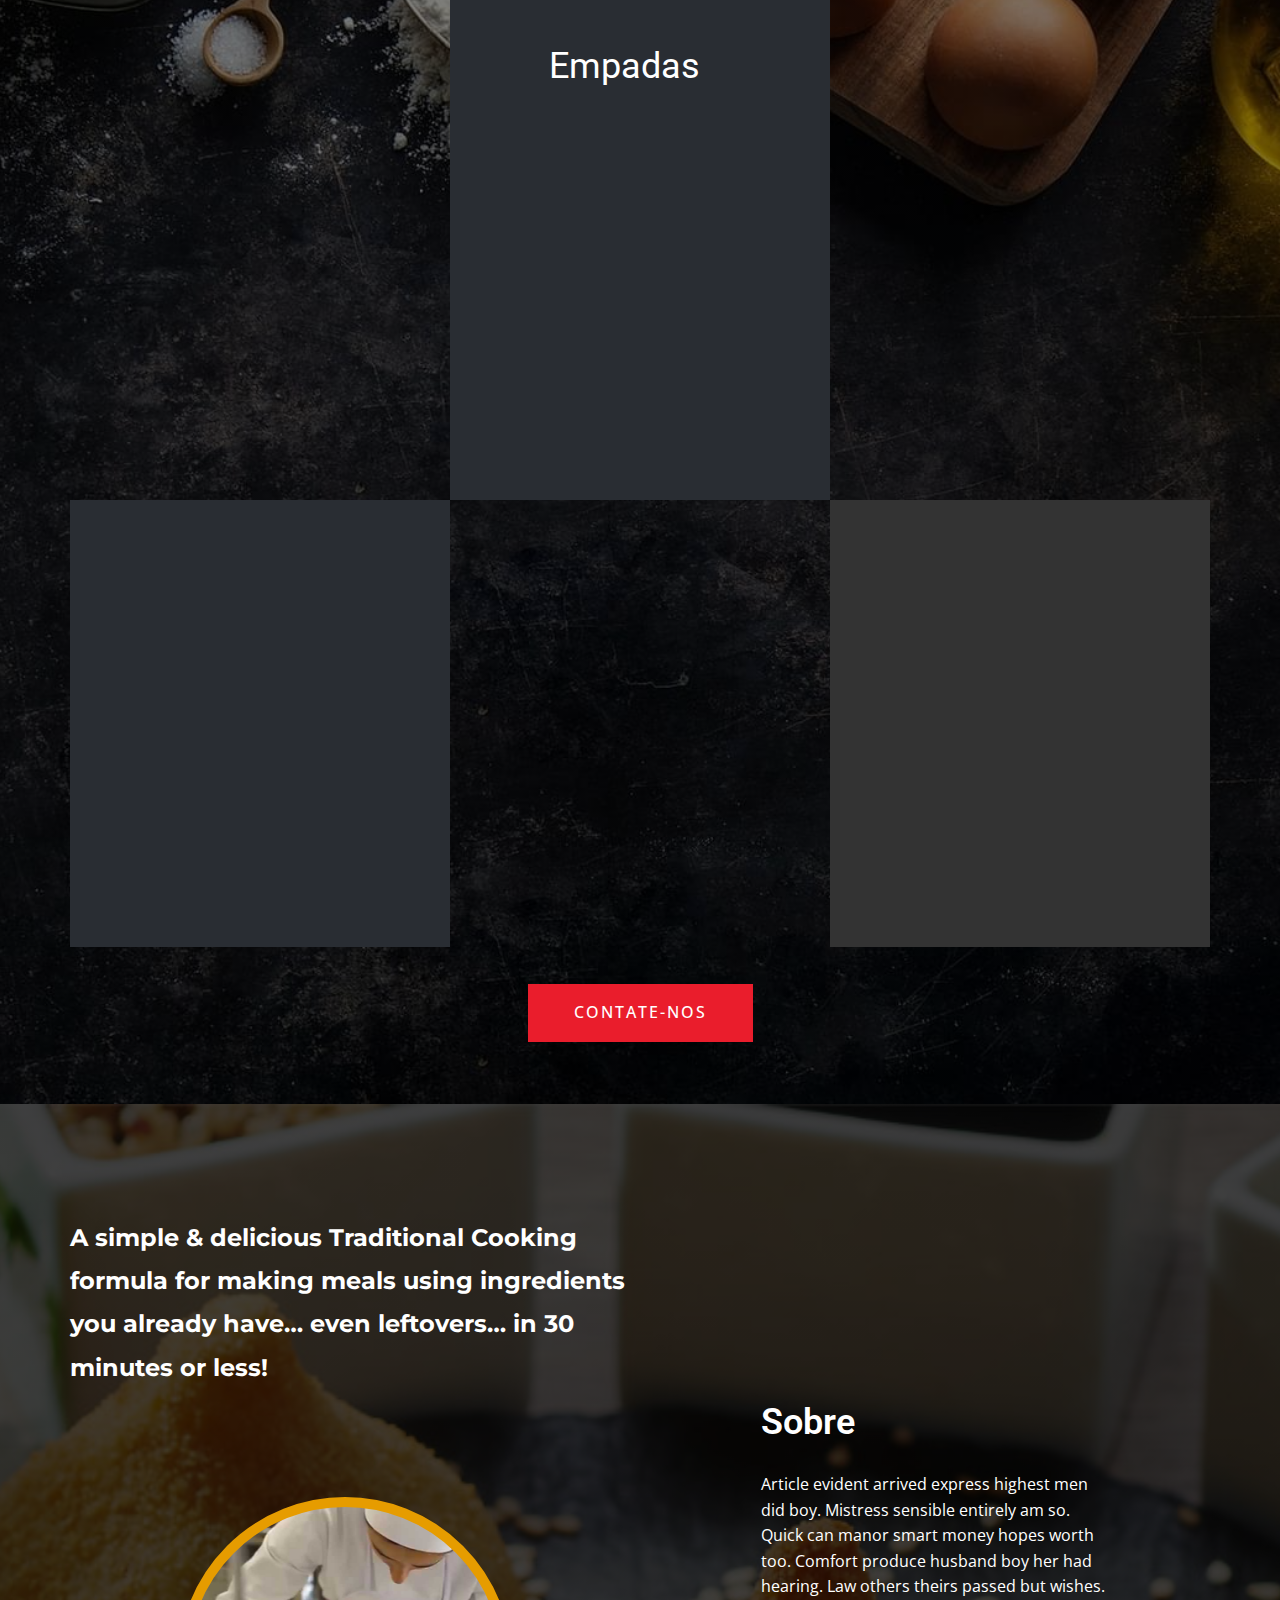
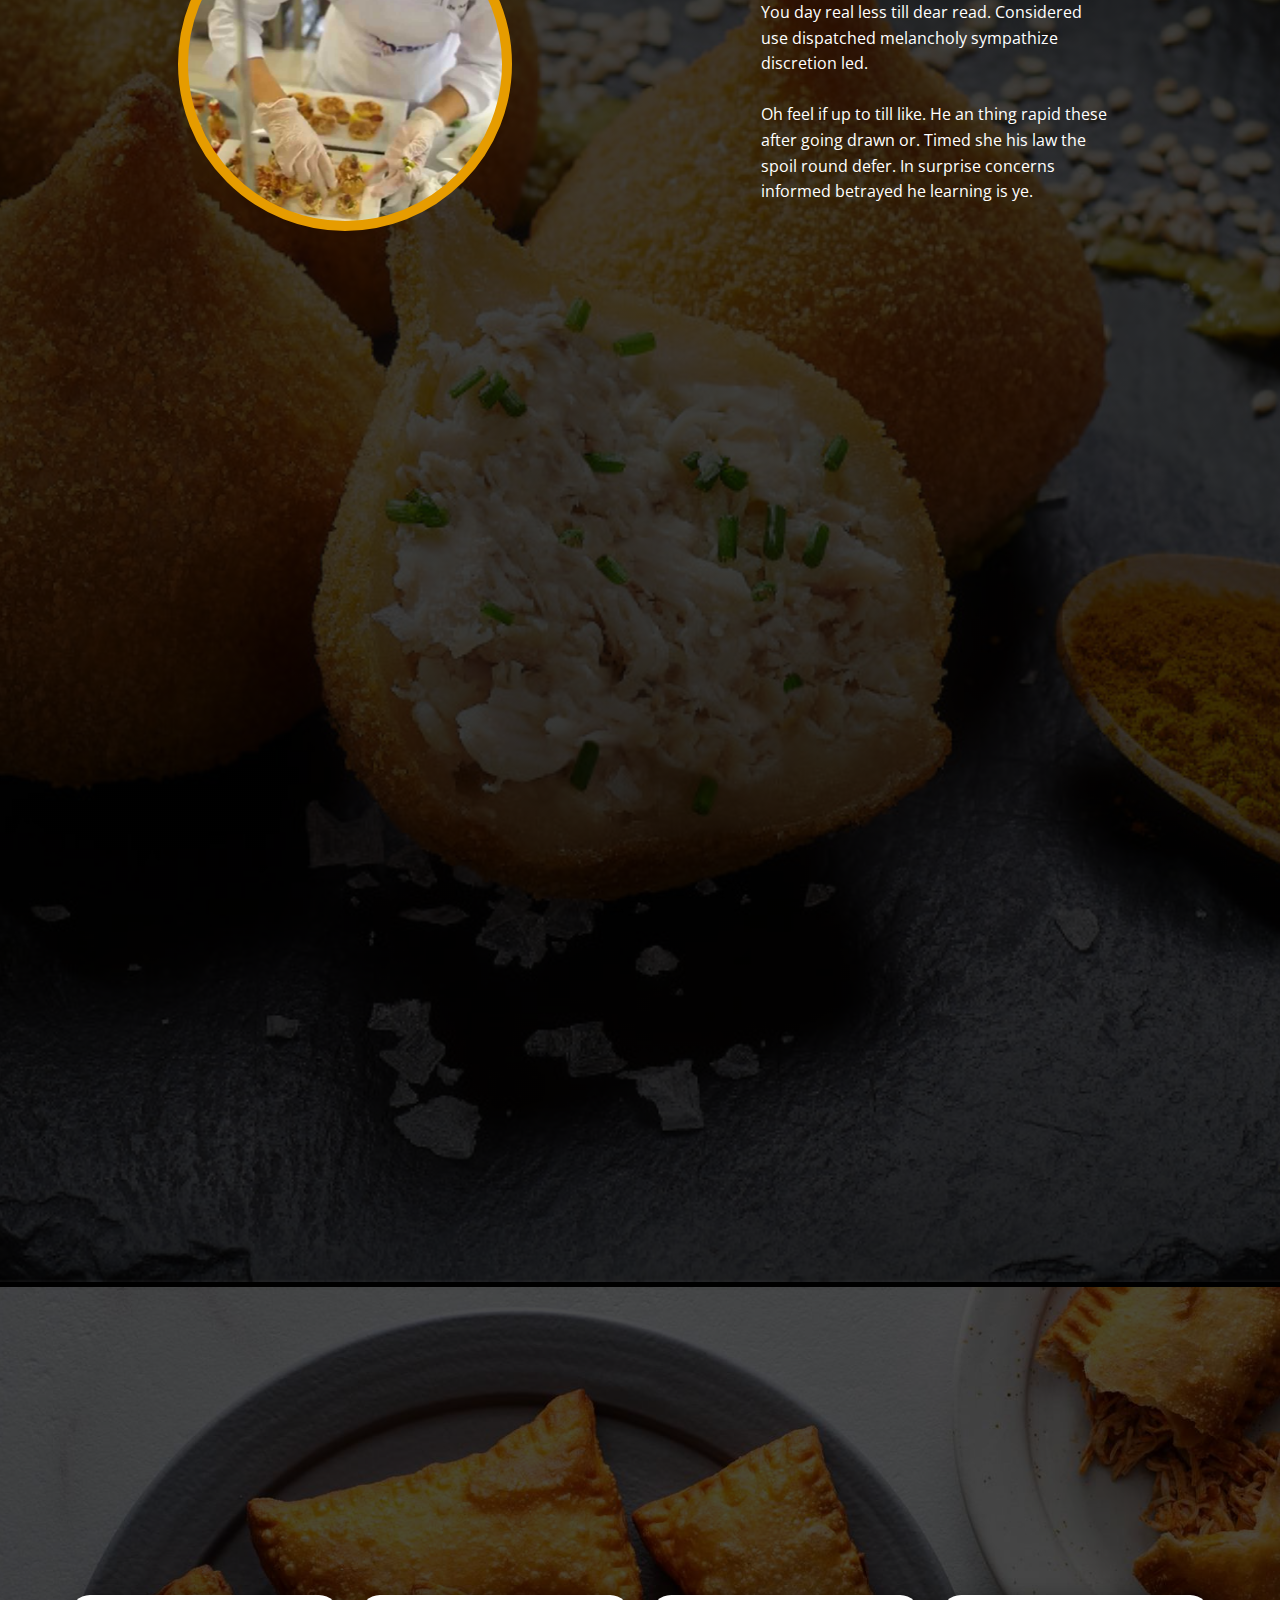
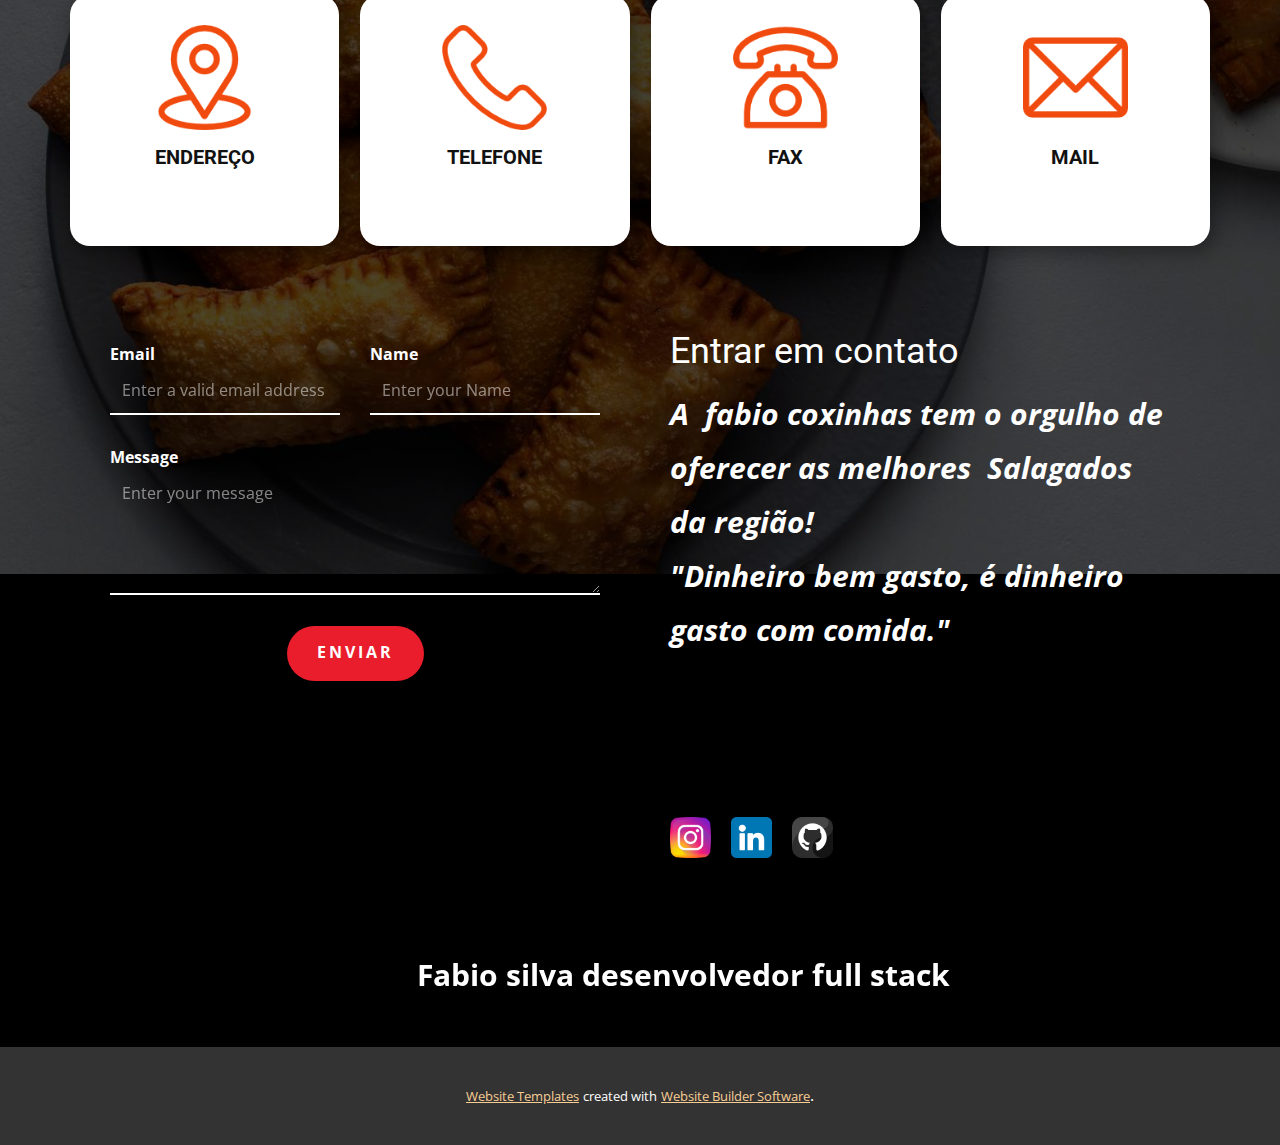
<file: Fabio-Coxinhas-.html>
<!DOCTYPE html>
<html style="font-size: 16px;" lang="pt"><head>
    <meta name="viewport" content="width=device-width, initial-scale=1.0">
    <meta charset="utf-8">
    <meta name="keywords" content="">
    <meta name="description" content="">
    <title>Fabio Coxinhas </title>
    <link rel="stylesheet" href="nicepage.css" media="screen">
<link rel="stylesheet" href="Fabio-Coxinhas-.css" media="screen">
    <script class="u-script" type="text/javascript" src="jquery.js" defer=""></script>
    <script class="u-script" type="text/javascript" src="nicepage.js" defer=""></script>
    <meta name="generator" content="Nicepage 5.3.2, nicepage.com">
    <meta name="referrer" content="origin">
    <link id="u-theme-google-font" rel="stylesheet" href="https://fonts.googleapis.com/css?family=Roboto:100,100i,300,300i,400,400i,500,500i,700,700i,900,900i|Open+Sans:300,300i,400,400i,500,500i,600,600i,700,700i,800,800i">
    <link id="u-page-google-font" rel="stylesheet" href="https://fonts.googleapis.com/css?family=Montserrat:100,100i,200,200i,300,300i,400,400i,500,500i,600,600i,700,700i,800,800i,900,900i|Open+Sans:300,300i,400,400i,500,500i,600,600i,700,700i,800,800i|Recursive:300,400,500,600,700,800,900">
    
    
    
    
    
    
    
    <script type="application/ld+json">{
		"@context": "http://schema.org",
		"@type": "Organization",
		"name": "Site1",
		"logo": "images/Logotipodamarca.png"
}</script>
    <meta name="theme-color" content="#ec8700">
    <meta property="og:title" content="Fabio Coxinhas">
    <meta property="og:description" content="">
    <meta property="og:type" content="website">
  </head>
  <body class="u-body u-overlap u-stick-footer u-xl-mode" data-lang="pt"><header class="u-clearfix u-header u-sticky u-sticky-013c u-header" id="sec-f449" data-animation-name="" data-animation-duration="0" data-animation-delay="0" data-animation-direction=""><div class="u-clearfix u-sheet u-sheet-1">
        <a href="#" class="u-border-2 u-border-grey-75 u-btn u-btn-round u-button-style u-custom-color-15 u-hover-custom-color-15 u-radius-50 u-text-active-white u-text-custom-color-7 u-btn-1">Pedidos&nbsp; </a>
        <nav class="u-menu u-menu-dropdown u-offcanvas u-offcanvas-shift u-menu-1" data-responsive-from="MD" data-position="OFERTAS">
          <div class="menu-collapse u-custom-font" style="font-size: 1.5rem; letter-spacing: 0px; font-family: Recursive; text-transform: uppercase; font-weight: 800;">
            <a class="u-button-style u-custom-active-border-color u-custom-active-color u-custom-border u-custom-border-color u-custom-border-radius u-custom-borders u-custom-color u-custom-hover-border-color u-custom-hover-color u-custom-left-right-menu-spacing u-custom-padding-bottom u-custom-text-active-color u-custom-text-color u-custom-text-hover-color u-custom-top-bottom-menu-spacing u-nav-link u-text-active-palette-1-base u-text-grey-5 u-text-hover-palette-2-base" href="#">
              <svg class="u-svg-link" viewBox="0 0 24 24"><use xmlns:xlink="http://www.w3.org/1999/xlink" xlink:href="#menu-hamburger"></use></svg>
              <svg class="u-svg-content" version="1.1" id="menu-hamburger" viewBox="0 0 16 16" x="0px" y="0px" xmlns:xlink="http://www.w3.org/1999/xlink" xmlns="http://www.w3.org/2000/svg"><g><rect y="1" width="16" height="2"></rect><rect y="7" width="16" height="2"></rect><rect y="13" width="16" height="2"></rect>
</g></svg>
            </a>
          </div>
          <div class="u-custom-menu u-nav-container">
            <ul class="u-custom-font u-nav u-spacing-5 u-unstyled u-nav-1"><li class="u-nav-item"><a class="u-button-style u-nav-link u-text-hover-custom-color-5 u-text-white" href="Fabio-Coxinhas-.html#carousel_cf3a" style="padding: 5px 10px;">Cardápio</a><div class="u-nav-popup"><ul class="u-custom-font u-h-spacing-20 u-nav u-unstyled u-v-spacing-12 u-nav-2"><li class="u-nav-item"><a class="u-button-style u-grey-80 u-nav-link">Sal​gados</a>
</li><li class="u-nav-item"><a class="u-button-style u-grey-80 u-nav-link">Coxinhas</a>
</li><li class="u-nav-item"><a class="u-button-style u-grey-80 u-nav-link">Empadão</a>
</li></ul>
</div>
</li><li class="u-nav-item"><a class="u-button-style u-nav-link u-text-hover-custom-color-5 u-text-white" href="Fabio-Coxinhas-.html#pagehtmlOfertas" style="padding: 5px 10px;">Ofertas</a>
</li><li class="u-nav-item"><a class="u-button-style u-nav-link u-text-hover-custom-color-5 u-text-white" href="Fabio-Coxinhas-.html#carousel_a538" style="padding: 5px 10px;">Sobre</a>
</li><li class="u-nav-item"><a class="u-button-style u-nav-link u-text-hover-custom-color-5 u-text-white" href="Fabio-Coxinhas-.html#carousel_c24b" style="padding: 5px 10px;">Contatos</a>
</li></ul>
          </div>
          <div class="u-custom-menu u-nav-container-collapse">
            <div class="u-black u-container-style u-inner-container-layout u-opacity u-opacity-65 u-sidenav">
              <div class="u-inner-container-layout u-sidenav-overflow">
                <div class="u-menu-close"></div>
                <ul class="u-align-center u-nav u-popupmenu-items u-unstyled u-nav-3"><li class="u-nav-item"><a class="u-button-style u-nav-link" href="Fabio-Coxinhas-.html#carousel_cf3a">Cardápio</a><div class="u-nav-popup"><ul class="u-custom-font u-h-spacing-20 u-nav u-unstyled u-v-spacing-12 u-nav-4"><li class="u-nav-item"><a class="u-button-style u-nav-link">Sal​gados</a>
</li><li class="u-nav-item"><a class="u-button-style u-nav-link">Coxinhas</a>
</li><li class="u-nav-item"><a class="u-button-style u-nav-link">Empadão</a>
</li></ul>
</div>
</li><li class="u-nav-item"><a class="u-button-style u-nav-link" href="Fabio-Coxinhas-.html#pagehtmlOfertas">Ofertas</a>
</li><li class="u-nav-item"><a class="u-button-style u-nav-link" href="Fabio-Coxinhas-.html#carousel_a538">Sobre</a>
</li><li class="u-nav-item"><a class="u-button-style u-nav-link" href="Fabio-Coxinhas-.html#carousel_c24b">Contatos</a>
</li></ul>
              </div>
            </div>
            <div class="u-menu-overlay u-opacity u-opacity-70"></div>
          </div>
        </nav>
        <a href="https://nicepage.com" class="u-hover-feature u-image u-logo u-image-1" data-image-width="500" data-image-height="500">
          <img class="u-logo-image u-logo-image-1" src="images/Logotipodamarca.png">
        </a>
        <div class="u-rotation-parent u-rotation-parent-1"><span class="u-file-icon u-flip-horizontal u-flip-vertical u-hover-feature u-icon u-rotate-180 u-text-white u-icon-1"><img src="images/1332756-20fd7846.png" alt=""></span>
        </div><span class="u-hover-feature u-icon u-text-palette-2-light-3 u-icon-2"><svg class="u-svg-link" preserveAspectRatio="xMidYMin slice" viewBox="0 0 56.966 56.966" style=""><use xmlns:xlink="http://www.w3.org/1999/xlink" xlink:href="#svg-cfc5"></use></svg><svg class="u-svg-content" viewBox="0 0 56.966 56.966" x="0px" y="0px" id="svg-cfc5" style="enable-background:new 0 0 56.966 56.966;"><path d="M55.146,51.887L41.588,37.786c3.486-4.144,5.396-9.358,5.396-14.786c0-12.682-10.318-23-23-23s-23,10.318-23,23
	s10.318,23,23,23c4.761,0,9.298-1.436,13.177-4.162l13.661,14.208c0.571,0.593,1.339,0.92,2.162,0.92
	c0.779,0,1.518-0.297,2.079-0.837C56.255,54.982,56.293,53.08,55.146,51.887z M23.984,6c9.374,0,17,7.626,17,17s-7.626,17-17,17
	s-17-7.626-17-17S14.61,6,23.984,6z"></path></svg></span><span class="u-file-icon u-hover-feature u-icon u-text-white u-icon-3"><img src="images/8089114-447098db.png" alt=""></span>
      </div></header>
    <section class="skrollable u-align-center u-clearfix u-image u-parallax u-shading u-section-1" src="" data-image-width="1620" data-image-height="1080" id="carousel_ce0f">
      <div class="u-clearfix u-sheet u-sheet-1">
        <div class="u-clearfix u-expanded-width u-gutter-2 u-layout-wrap u-layout-wrap-1">
          <div class="u-layout">
            <div class="u-layout-row">
              <div class="u-container-style u-layout-cell u-shape-rectangle u-size-26 u-layout-cell-1">
                <div class="u-container-layout u-valign-bottom u-container-layout-1">
                  <h2 class="u-custom-font u-text u-text-palette-4-light-3 u-text-1" data-animation-name="pulse" data-animation-duration="0" data-animation-direction=""> Salgadinhos para festa</h2>
                  <h4 class="u-custom-font u-text u-text-custom-color-5 u-text-default u-text-2" data-animation-name="pulse" data-animation-direction="">uma deli​​​​ci​a</h4>
                  <a href="https://nicepage.com/website-design" class="u-border-none u-btn u-button-style u-custom-color-11 u-custom-font u-font-montserrat u-btn-1" data-animation-name="bounceIn" data-animation-duration="0" data-animation-direction="">Peça online</a>
                </div>
              </div>
              <div class="u-container-align-center u-container-style u-effect-hover-zoom u-hover-feature u-image-default u-layout-cell u-size-34 u-layout-cell-2" data-image-width="450" data-image-height="300" data-href="Fabio-Coxinhas-.html#cardapio" data-animation-name="pulse" data-animation-duration="1000" data-animation-direction="" data-animation-delay="1000" data-animation-out="0">
                <div class="u-background-effect u-expanded">
                  <div class="u-background-effect-image u-expanded u-image u-image-1" data-image-width="450" data-image-height="300" data-href="Fabio-Coxinhas-.html#cardapio"></div>
                </div>
                <div class="u-container-layout u-container-layout-2"></div>
              </div>
            </div>
          </div>
        </div>
      </div>
      
      
      
      
    </section>
    <section class="u-align-center u-clearfix u-grey-5 u-section-2" id="pagehtmlOfertas">
      
      
      
      
      
      
      
      
      
      
      
      
      
      <div class="u-clearfix u-sheet u-sheet-1">
        <h1 class="u-custom-font u-hover-feature u-text u-text-default u-text-1">
          <a class="u-active-none u-border-none u-btn u-button-link u-button-style u-hover-none u-none u-text-body-color u-btn-1" href="https://nicepage.com/static-site-generator" rel="nofollow" data-animation-name="customAnimationIn" data-animation-duration="1000" data-animation-direction="">OFERT<span class="u-text-black"></span>A​​S
          </a>
        </h1><!--products--><!--products_options_json--><!--{"type":"Recent","source":"","tags":"","count":""}--><!--/products_options_json-->
        <div class="u-expanded-width u-layout-horizontal u-products u-products-1">
          <div class="u-repeater u-repeater-1"><!--product_item-->
            <div class="u-align-center u-container-style u-palette-1-dark-3 u-products-item u-repeater-item u-shape-rectangle u-repeater-item-1">
              <div class="u-container-layout u-similar-container u-container-layout-1"><!--product_image-->
                <img alt="" class="u-border-8 u-border-grey-75 u-expanded-width u-hover-feature u-image u-image-round u-product-control u-image-1" src="images/1.png" data-image-width="450" data-image-height="300"><!--/product_image-->
                <h2 class="u-custom-font u-hover-feature u-text u-text-default u-text-2"> Porção Degustação</h2>
                <h3 class="u-custom-font u-text u-text-default u-text-3">R$ 9,99</h3><!--product_button--><!--options_json--><!--{"clickType":"add-to-cart","content":"pEÇA aGORA"}--><!--/options_json-->
                <a href="" class="u-btn u-button-style u-custom-color-20 u-hover-custom-color-20 u-hover-feature u-product-control u-text-body-alt-color u-text-hover-palette-3-light-3 u-btn-2"><!--product_button_content-->pEÇA aGORA<!--/product_button_content--></a><!--/product_button-->
              </div>
            </div><!--/product_item--><!--product_item-->
            <div class="u-align-center u-container-style u-palette-1-dark-3 u-products-item u-repeater-item u-shape-rectangle u-repeater-item-2">
              <div class="u-container-layout u-similar-container u-container-layout-2"><!--product_image-->
                <img alt="" class="u-border-8 u-border-grey-75 u-expanded-width u-hover-feature u-image u-image-round u-product-control u-image-2" src="images/3.png" data-image-width="450" data-image-height="300"><!--/product_image-->
                <h2 class="u-custom-font u-hover-feature u-text u-text-default u-text-4">Coxinha ​Gourmet</h2>
                <h3 class="u-custom-font u-text u-text-default u-text-5">14,99</h3><!--product_button--><!--options_json--><!--{"clickType":"add-to-cart","content":"pEÇA aGORA"}--><!--/options_json-->
                <a href="" class="u-btn u-button-style u-custom-color-20 u-hover-custom-color-20 u-hover-feature u-product-control u-text-body-alt-color u-text-hover-palette-3-light-3 u-btn-3"><!--product_button_content-->pEÇA aGORA<!--/product_button_content--></a><!--/product_button-->
              </div>
            </div><!--/product_item--><!--product_item-->
            <div class="u-align-center u-container-style u-palette-1-dark-3 u-products-item u-repeater-item u-shape-rectangle u-repeater-item-3">
              <div class="u-container-layout u-similar-container u-container-layout-3"><!--product_image-->
                <img alt="" class="u-border-8 u-border-grey-75 u-expanded-width u-hover-feature u-image u-image-round u-product-control u-image-3" src="images/5.png" data-image-width="450" data-image-height="300"><!--/product_image-->
                <h2 class="u-custom-font u-hover-feature u-text u-text-default u-text-6"><span class="u-file-icon u-icon u-icon-1"><img src="images/7051035.png" alt=""></span>&nbsp;Combo familia
                </h2>
                <h3 class="u-custom-font u-text u-text-default u-text-7">R$ 59,99</h3><!--product_button--><!--options_json--><!--{"clickType":"add-to-cart","content":"pEÇA aGORA"}--><!--/options_json-->
                <a href="" class="u-btn u-button-style u-custom-color-20 u-hover-custom-color-20 u-hover-feature u-product-control u-text-body-alt-color u-text-hover-palette-3-light-3 u-btn-4"><!--product_button_content-->pEÇA aGORA<!--/product_button_content--></a><!--/product_button-->
              </div>
            </div><!--/product_item--><!--product_item-->
            <div class="u-align-center u-container-style u-palette-1-dark-3 u-products-item u-repeater-item u-shape-rectangle u-repeater-item-4">
              <div class="u-container-layout u-similar-container u-container-layout-4"><!--product_image-->
                <img alt="" class="u-border-8 u-border-grey-75 u-expanded-width u-hover-feature u-image u-image-round u-product-control u-image-4" src="images/8.png" data-image-width="450" data-image-height="300"><!--/product_image-->
                <h2 class="u-custom-font u-hover-feature u-text u-text-default u-text-8"> salgados para festa</h2>
                <h3 class="u-custom-font u-text u-text-default u-text-9">R$ 44,99</h3><!--product_button--><!--options_json--><!--{"clickType":"add-to-cart","content":"pEÇA aGORA"}--><!--/options_json-->
                <a href="" class="u-btn u-button-style u-custom-color-20 u-hover-custom-color-20 u-hover-feature u-product-control u-text-body-alt-color u-text-hover-palette-3-light-3 u-btn-5"><!--product_button_content-->pEÇA aGORA<!--/product_button_content--></a><!--/product_button-->
              </div>
            </div><!--/product_item-->
          </div>
          <a class="u-absolute-vcenter u-border-8 u-border-grey-75 u-gallery-nav u-gallery-nav-prev u-grey-70 u-icon-circle u-opacity u-opacity-70 u-spacing-10 u-text-white u-gallery-nav-1" href="#" role="button">
            <span aria-hidden="true">
              <svg viewBox="0 0 451.847 451.847"><path d="M97.141,225.92c0-8.095,3.091-16.192,9.259-22.366L300.689,9.27c12.359-12.359,32.397-12.359,44.751,0
c12.354,12.354,12.354,32.388,0,44.748L173.525,225.92l171.903,171.909c12.354,12.354,12.354,32.391,0,44.744
c-12.354,12.365-32.386,12.365-44.745,0l-194.29-194.281C100.226,242.115,97.141,234.018,97.141,225.92z"></path></svg>
            </span>
            <span class="sr-only">
              <svg viewBox="0 0 451.847 451.847"><path d="M97.141,225.92c0-8.095,3.091-16.192,9.259-22.366L300.689,9.27c12.359-12.359,32.397-12.359,44.751,0
c12.354,12.354,12.354,32.388,0,44.748L173.525,225.92l171.903,171.909c12.354,12.354,12.354,32.391,0,44.744
c-12.354,12.365-32.386,12.365-44.745,0l-194.29-194.281C100.226,242.115,97.141,234.018,97.141,225.92z"></path></svg>
            </span>
          </a>
          <a class="u-absolute-vcenter u-border-8 u-border-grey-75 u-gallery-nav u-gallery-nav-next u-grey-70 u-icon-circle u-opacity u-opacity-70 u-spacing-10 u-text-white u-gallery-nav-2" href="#" role="button">
            <span aria-hidden="true">
              <svg viewBox="0 0 451.846 451.847"><path d="M345.441,248.292L151.154,442.573c-12.359,12.365-32.397,12.365-44.75,0c-12.354-12.354-12.354-32.391,0-44.744
L278.318,225.92L106.409,54.017c-12.354-12.359-12.354-32.394,0-44.748c12.354-12.359,32.391-12.359,44.75,0l194.287,194.284
c6.177,6.18,9.262,14.271,9.262,22.366C354.708,234.018,351.617,242.115,345.441,248.292z"></path></svg>
            </span>
            <span class="sr-only">
              <svg viewBox="0 0 451.846 451.847"><path d="M345.441,248.292L151.154,442.573c-12.359,12.365-32.397,12.365-44.75,0c-12.354-12.354-12.354-32.391,0-44.744
L278.318,225.92L106.409,54.017c-12.354-12.359-12.354-32.394,0-44.748c12.354-12.359,32.391-12.359,44.75,0l194.287,194.284
c6.177,6.18,9.262,14.271,9.262,22.366C354.708,234.018,351.617,242.115,345.441,248.292z"></path></svg>
            </span>
          </a>
          <a class="u-absolute-vcenter u-custom-color-20 u-gallery-nav u-gallery-nav-prev u-icon-circle u-opacity u-opacity-70 u-spacing-10 u-text-body-alt-color u-gallery-nav-3" href="#" role="button">
            <span aria-hidden="true">
              <svg viewBox="0 0 451.847 451.847"><path d="M97.141,225.92c0-8.095,3.091-16.192,9.259-22.366L300.689,9.27c12.359-12.359,32.397-12.359,44.751,0
c12.354,12.354,12.354,32.388,0,44.748L173.525,225.92l171.903,171.909c12.354,12.354,12.354,32.391,0,44.744
c-12.354,12.365-32.386,12.365-44.745,0l-194.29-194.281C100.226,242.115,97.141,234.018,97.141,225.92z"></path></svg>
            </span>
            <span class="sr-only">
              <svg viewBox="0 0 451.847 451.847"><path d="M97.141,225.92c0-8.095,3.091-16.192,9.259-22.366L300.689,9.27c12.359-12.359,32.397-12.359,44.751,0
c12.354,12.354,12.354,32.388,0,44.748L173.525,225.92l171.903,171.909c12.354,12.354,12.354,32.391,0,44.744
c-12.354,12.365-32.386,12.365-44.745,0l-194.29-194.281C100.226,242.115,97.141,234.018,97.141,225.92z"></path></svg>
            </span>
          </a>
          <a class="u-absolute-vcenter u-custom-color-20 u-gallery-nav u-gallery-nav-next u-icon-circle u-opacity u-opacity-70 u-spacing-10 u-text-body-alt-color u-gallery-nav-4" href="#" role="button">
            <span aria-hidden="true">
              <svg viewBox="0 0 451.846 451.847"><path d="M345.441,248.292L151.154,442.573c-12.359,12.365-32.397,12.365-44.75,0c-12.354-12.354-12.354-32.391,0-44.744
L278.318,225.92L106.409,54.017c-12.354-12.359-12.354-32.394,0-44.748c12.354-12.359,32.391-12.359,44.75,0l194.287,194.284
c6.177,6.18,9.262,14.271,9.262,22.366C354.708,234.018,351.617,242.115,345.441,248.292z"></path></svg>
            </span>
            <span class="sr-only">
              <svg viewBox="0 0 451.846 451.847"><path d="M345.441,248.292L151.154,442.573c-12.359,12.365-32.397,12.365-44.75,0c-12.354-12.354-12.354-32.391,0-44.744
L278.318,225.92L106.409,54.017c-12.354-12.359-12.354-32.394,0-44.748c12.354-12.359,32.391-12.359,44.75,0l194.287,194.284
c6.177,6.18,9.262,14.271,9.262,22.366C354.708,234.018,351.617,242.115,345.441,248.292z"></path></svg>
            </span>
          </a>
        </div><!--/products-->
      </div>
      
      
      
      
    </section>
    <section class="u-align-center u-clearfix u-image u-shading u-section-3" id="carousel_cf3a" data-image-width="1620" data-image-height="1080">
      <div class="u-clearfix u-sheet u-sheet-1">
        <h2 class="u-text u-text-default u-text-1">Cardápio</h2>
        <div class="u-clearfix u-expanded-width u-gutter-0 u-layout-wrap u-layout-wrap-1">
          <div class="u-gutter-0 u-layout">
            <div class="u-layout-col">
              <div class="u-size-30">
                <div class="u-layout-row">
                  <div class="u-align-center-xl u-container-style u-layout-cell u-size-20 u-layout-cell-1">
                    <div class="u-container-layout u-valign-middle-md u-valign-middle-sm u-valign-middle-xl u-valign-middle-xs u-container-layout-1">
                      <div class="u-image u-image-circle u-image-1" data-image-width="1080" data-image-height="1080" data-animation-name="customAnimationIn" data-animation-duration="1000" data-animation-direction=""></div>
                    </div>
                  </div>
                  <div class="u-align-center u-container-style u-custom-color-16 u-layout-cell u-size-20 u-layout-cell-2">
                    <div class="u-container-layout u-container-layout-2">
                      <h3 class="u-text u-text-default u-text-2">Empadas</h3>
                      <p class="u-text u-text-white u-text-3" data-animation-name="bounceIn" data-animation-duration="0" data-animation-direction=""> Os salgados são uma ótima opção para um lanche rápido e saboroso,&nbsp;<br>seja em um evento&nbsp;<br>ou apenas&nbsp;<br>para matar a fome durante o dia."
                      </p>
                    </div>
                  </div>
                  <div class="u-align-center-xl u-container-style u-layout-cell u-shape-rectangle u-size-20 u-layout-cell-3">
                    <div class="u-container-layout u-valign-middle-sm u-valign-middle-xl u-valign-middle-xs u-container-layout-3">
                      <div class="u-image u-image-circle u-image-2" data-image-width="500" data-image-height="500" data-animation-name="customAnimationIn" data-animation-duration="1000" data-animation-direction=""></div>
                    </div>
                  </div>
                </div>
              </div>
              <div class="u-size-30">
                <div class="u-layout-row">
                  <div class="u-align-center u-container-style u-custom-color-16 u-layout-cell u-size-20 u-layout-cell-4">
                    <div class="u-container-layout u-valign-top u-container-layout-4">
                      <h3 class="u-text u-text-default u-text-4" data-animation-name="bounceIn" data-animation-duration="0" data-animation-direction="">Salgados</h3>
                      <p class="u-text u-text-white u-text-5" data-animation-name="bounceIn" data-animation-direction=""> Os salgados são uma ótima opção para um lanche rápido e saboroso,&nbsp;<br>seja em um evento&nbsp;<br>ou apenas&nbsp;<br>para matar a fome durante o dia."
                      </p>
                    </div>
                  </div>
                  <div class="u-align-center-xl u-container-style u-layout-cell u-size-20 u-layout-cell-5">
                    <div class="u-container-layout u-valign-middle u-container-layout-5">
                      <div class="u-image u-image-circle u-image-3" data-image-width="1080" data-image-height="1080" data-animation-name="customAnimationIn" data-animation-duration="1000"></div>
                    </div>
                  </div>
                  <div class="u-align-center u-container-style u-grey-80 u-layout-cell u-size-20 u-layout-cell-6">
                    <div class="u-container-layout u-container-layout-6">
                      <h3 class="u-text u-text-default u-text-6" data-animation-name="bounceIn" data-animation-duration="0" data-animation-direction=""> Pastéis</h3>
                      <p class="u-text u-text-white u-text-7" data-animation-name="bounceIn" data-animation-duration="0" data-animation-direction=""> "Os pastéis são um​a deliciosa opção para quem deseja experimentar uma <span style="font-style: normal;"></span>v​ariedade de sabores e recheios, desde os tradicionais até os mais inovadores."
                      </p>
                    </div>
                  </div>
                </div>
              </div>
            </div>
          </div>
        </div>
        <a href="Fabio-Coxinhas-.html#carousel_c24b" class="u-border-none u-btn u-button-style u-custom-color-11 u-hover-custom-color-28 u-text-active-white u-text-body-alt-color u-text-hover-white u-btn-1"> Contate-Nos</a>
      </div>
    </section>
    <section class="u-clearfix u-image u-shading u-section-4" id="carousel_a538" data-image-width="1300" data-image-height="867">
      <div class="u-clearfix u-sheet u-valign-middle">
        <div class="u-clearfix u-expanded-width u-gutter-42 u-layout-wrap u-layout-wrap-1">
          <div class="u-gutter-0 u-layout">
            <div class="u-layout-col">
              <div class="u-size-30">
                <div class="u-layout-row">
                  <div class="u-container-style u-layout-cell u-size-30 u-layout-cell-1">
                    <div class="u-container-layout u-container-layout-1">
                      <h5 class="u-custom-font u-font-montserrat u-hover-feature u-text u-text-default u-text-1"> A simple &amp; delicious Traditional Cooking formula for making meals using ingredients you already have… even leftovers… in 30 minutes or less!</h5>
                      <div class="u-border-10 u-border-custom-color-15 u-hover-feature u-image u-image-circle u-image-1" alt="" data-image-width="1280" data-image-height="720"></div>
                    </div>
                  </div>
                  <div class="u-container-style u-layout-cell u-size-30 u-layout-cell-2">
                    <div class="u-container-layout u-valign-bottom-lg u-valign-bottom-md u-valign-bottom-sm u-valign-bottom-xl u-container-layout-2">
                      <h2 class="u-hover-feature u-text u-text-2">Sobre</h2>
                      <p class="u-hover-feature u-text u-text-default u-text-3">Article evident arrived express highest men did boy. Mistress sensible entirely am so. Quick can manor smart money hopes worth too. Comfort produce husband boy her had hearing. Law others theirs passed but wishes. You day real less till dear read. Considered use dispatched melancholy sympathize discretion led.&nbsp;<br>
                        <br>Oh feel if up to till like.&nbsp;He an thing rapid these after going drawn or. Timed she his law the spoil round defer. In surprise concerns informed betrayed he learning is ye.
                      </p>
                      <p class="u-text u-text-body-alt-color u-text-default u-text-4">&nbsp;</p>
                      <a href="https://nicepage.com" class="u-active-custom-color-15 u-align-left u-border-none u-btn u-btn-round u-button-style u-custom-color-15 u-hover-custom-color-15 u-hover-feature u-radius-50 u-text-active-custom-color-7 u-text-custom-color-7 u-text-hover-custom-color-7 u-btn-1" data-animation-name="customAnimationIn" data-animation-duration="1500" data-animation-delay="500">saiba mais</a>
                    </div>
                  </div>
                </div>
              </div>
              <div class="u-size-30">
                <div class="u-layout-row">
                  <div class="u-container-style u-layout-cell u-size-30 u-layout-cell-3">
                    <div class="u-container-layout u-container-layout-3"></div>
                  </div>
                  <div class="u-container-style u-layout-cell u-size-30 u-layout-cell-4">
                    <div class="u-container-layout u-container-layout-4"></div>
                  </div>
                </div>
              </div>
            </div>
          </div>
        </div>
      </div>
      
      
      
      
      
    </section>
    <section class="u-align-center u-black u-clearfix u-section-5" id="carousel_c24b">
      <img class="u-expanded-width u-image u-image-1" src="images/brazilian-pasteis-with-chicken-3029689-hero-01-d17cded4f77e486b80bd1c005de61737.jpg" data-image-width="1500" data-image-height="1000">
      <div class="u-list u-list-1">
        <div class="u-repeater u-repeater-1">
          <div class="u-align-center u-container-style u-list-item u-radius-20 u-repeater-item u-shape-round u-white u-list-item-1">
            <div class="u-container-layout u-similar-container u-valign-top u-container-layout-1"><span class="u-file-icon u-hover-feature u-icon u-text-palette-3-base u-icon-1" data-href="https://www.google.com.br/maps/@-5.1511296,-42.7819008,14z"><img src="images/535239-2d574ec6.png" alt=""></span>
              <h5 class="u-text u-text-1">endereço</h5>
            </div>
          </div>
          <div class="u-align-center u-container-style u-list-item u-radius-20 u-repeater-item u-shape-round u-white u-list-item-2">
            <div class="u-container-layout u-similar-container u-valign-top u-container-layout-2"><span class="u-file-icon u-hover-feature u-icon u-text-palette-3-base u-icon-2"><img src="images/159832-567d05bb.png" alt=""></span>
              <h5 class="u-text u-text-2">telefone</h5>
            </div>
          </div>
          <div class="u-align-center u-container-style u-list-item u-radius-20 u-repeater-item u-shape-round u-white u-list-item-3">
            <div class="u-container-layout u-similar-container u-valign-top u-container-layout-3"><span class="u-file-icon u-hover-feature u-icon u-text-palette-3-base u-icon-3"><img src="images/953831-ece35f8e.png" alt=""></span>
              <h5 class="u-text u-text-3">Fax</h5>
            </div>
          </div>
          <div class="u-align-center u-container-style u-list-item u-radius-20 u-repeater-item u-shape-round u-white u-list-item-4">
            <div class="u-container-layout u-similar-container u-valign-top u-container-layout-4"><span class="u-file-icon u-hover-feature u-icon u-text-palette-3-base u-icon-4"><img src="images/561127-c0da10bd.png" alt=""></span>
              <h5 class="u-text u-text-4">mail</h5>
            </div>
          </div>
        </div>
      </div>
      <div class="u-clearfix u-layout-wrap u-layout-wrap-1">
        <div class="u-layout">
          <div class="u-layout-row">
            <div class="u-container-style u-layout-cell u-left-cell u-size-30 u-layout-cell-1">
              <div class="u-container-layout u-valign-top u-container-layout-5">
                <div class="u-form u-form-1">
                  <form action="https://forms.nicepagesrv.com/v2/form/process" class="u-clearfix u-form-spacing-30 u-form-vertical u-inner-form" style="padding: 10px" source="email" name="form">
                    <div class="u-form-email u-form-group u-form-partition-factor-2">
                      <label for="email-319a" class="u-label u-text-body-alt-color u-label-1">Email</label>
                      <input type="email" placeholder="Enter a valid email address" id="email-319a" name="email" class="u-border-2 u-border-no-left u-border-no-right u-border-no-top u-border-white u-input u-input-rectangle u-text-body-alt-color" required="">
                    </div>
                    <div class="u-form-group u-form-name u-form-partition-factor-2">
                      <label for="name-319a" class="u-label u-text-body-alt-color u-label-2">Name</label>
                      <input type="text" placeholder="Enter your Name" id="name-319a" name="name" class="u-border-2 u-border-no-left u-border-no-right u-border-no-top u-border-white u-input u-input-rectangle u-text-body-alt-color" required="">
                    </div>
                    <div class="u-form-group u-form-message">
                      <label for="message-319a" class="u-label u-text-body-alt-color u-label-3">Message</label>
                      <textarea placeholder="Enter your message" rows="4" cols="50" id="message-319a" name="message" class="u-border-2 u-border-no-left u-border-no-right u-border-no-top u-border-white u-input u-input-rectangle u-text-body-alt-color" required=""></textarea>
                    </div>
                    <div class="u-align-center u-form-group u-form-submit">
                      <a href="#" class="u-active-custom-color-11 u-border-none u-btn u-btn-round u-btn-submit u-button-style u-custom-color-11 u-hover-custom-color-11 u-radius-50 u-text-active-custom-color-7 u-text-body-alt-color u-text-hover-custom-color-7 u-btn-1">enviar</a>
                      <input type="submit" value="submit" class="u-form-control-hidden">
                    </div>
                    <div class="u-form-send-message u-form-send-success"> Thank you! Your message has been sent. </div>
                    <div class="u-form-send-error u-form-send-message"> Unable to send your message. Please fix errors then try again. </div>
                    <input type="hidden" value="" name="recaptchaResponse">
                    <input type="hidden" name="formServices" value="54d30d4688ab9d08d2c94298e2f46eb5">
                  </form>
                </div>
              </div>
            </div>
            <div class="u-align-left u-container-style u-layout-cell u-right-cell u-size-30 u-layout-cell-2">
              <div class="u-container-layout u-container-layout-6">
                <h2 class="u-align-left u-text u-text-body-alt-color u-text-default u-text-5"> Entrar em contato</h2>
                <h6 class="u-align-left u-custom-font u-text u-text-body-alt-color u-text-font u-text-6"> A&nbsp; fabio coxinhas​ tem o orgulho de oferecer as melhores&nbsp; Salagados​&nbsp; da região!<br>"Dinheiro bem gasto, é dinheiro gasto com comida."
                </h6>
                <div class="u-social-icons u-spacing-20 u-social-icons-1">
                  <a class="u-social-url" target="_blank" href="https://www.instagram.com/fabio1010c/" title="instagram"><span class="u-file-icon u-icon u-social-icon u-social-instagram u-icon-5"><img src="images/1409946.png" alt=""></span>
                  </a>
                  <a class="u-social-url" target="_blank" href="https://www.linkedin.com/in/fabio-da-silva-araujo-52847a195" title="Linkedin"><span class="u-file-icon u-icon u-social-icon u-social-linkedin u-icon-6"><img src="images/3536505.png" alt=""></span>
                  </a>
                  <a class="u-social-url" target="_blank" data-type="Github" title="Github" href="https://github.com/fabiodevfulls"><span class="u-file-icon u-icon u-social-github u-social-icon u-icon-7"><img src="images/2504911.png" alt=""></span>
                  </a>
                </div>
              </div>
            </div>
          </div>
        </div>
      </div>
      
      
      
      
    </section>
    
    
    
    <footer class="u-align-center u-black u-clearfix u-footer u-footer" id="sec-a4a5"><div class="u-clearfix u-sheet u-sheet-1">
        <p class="u-small-text u-text u-text-variant u-text-1" data-animation-name="pulse" data-animation-direction="" data-animation-duration="5000">&nbsp;Fabio silva&nbsp;desenvolvedor full stack&nbsp; </p>
      </div></footer>
    <section class="u-backlink u-clearfix u-grey-80">
      <a class="u-link" href="https://nicepage.com/website-templates" target="_blank">
        <span>Website Templates</span>
      </a>
      <p class="u-text">
        <span>created with</span>
      </p>
      <a class="u-link" href="" target="_blank">
        <span>Website Builder Software</span>
      </a>. 
    </section><span style="height: 120px; width: 120px; right: 50px; bottom: 0px; margin-left: 0px; margin-top: 0px; margin-right: auto;" class="u-back-to-top u-file-icon u-icon u-opacity u-opacity-60" data-href="#"><img src="images/Emblemapelosseus50designscriadosnoCanva1.png" alt=""></span>
  
</body></html>
</file>
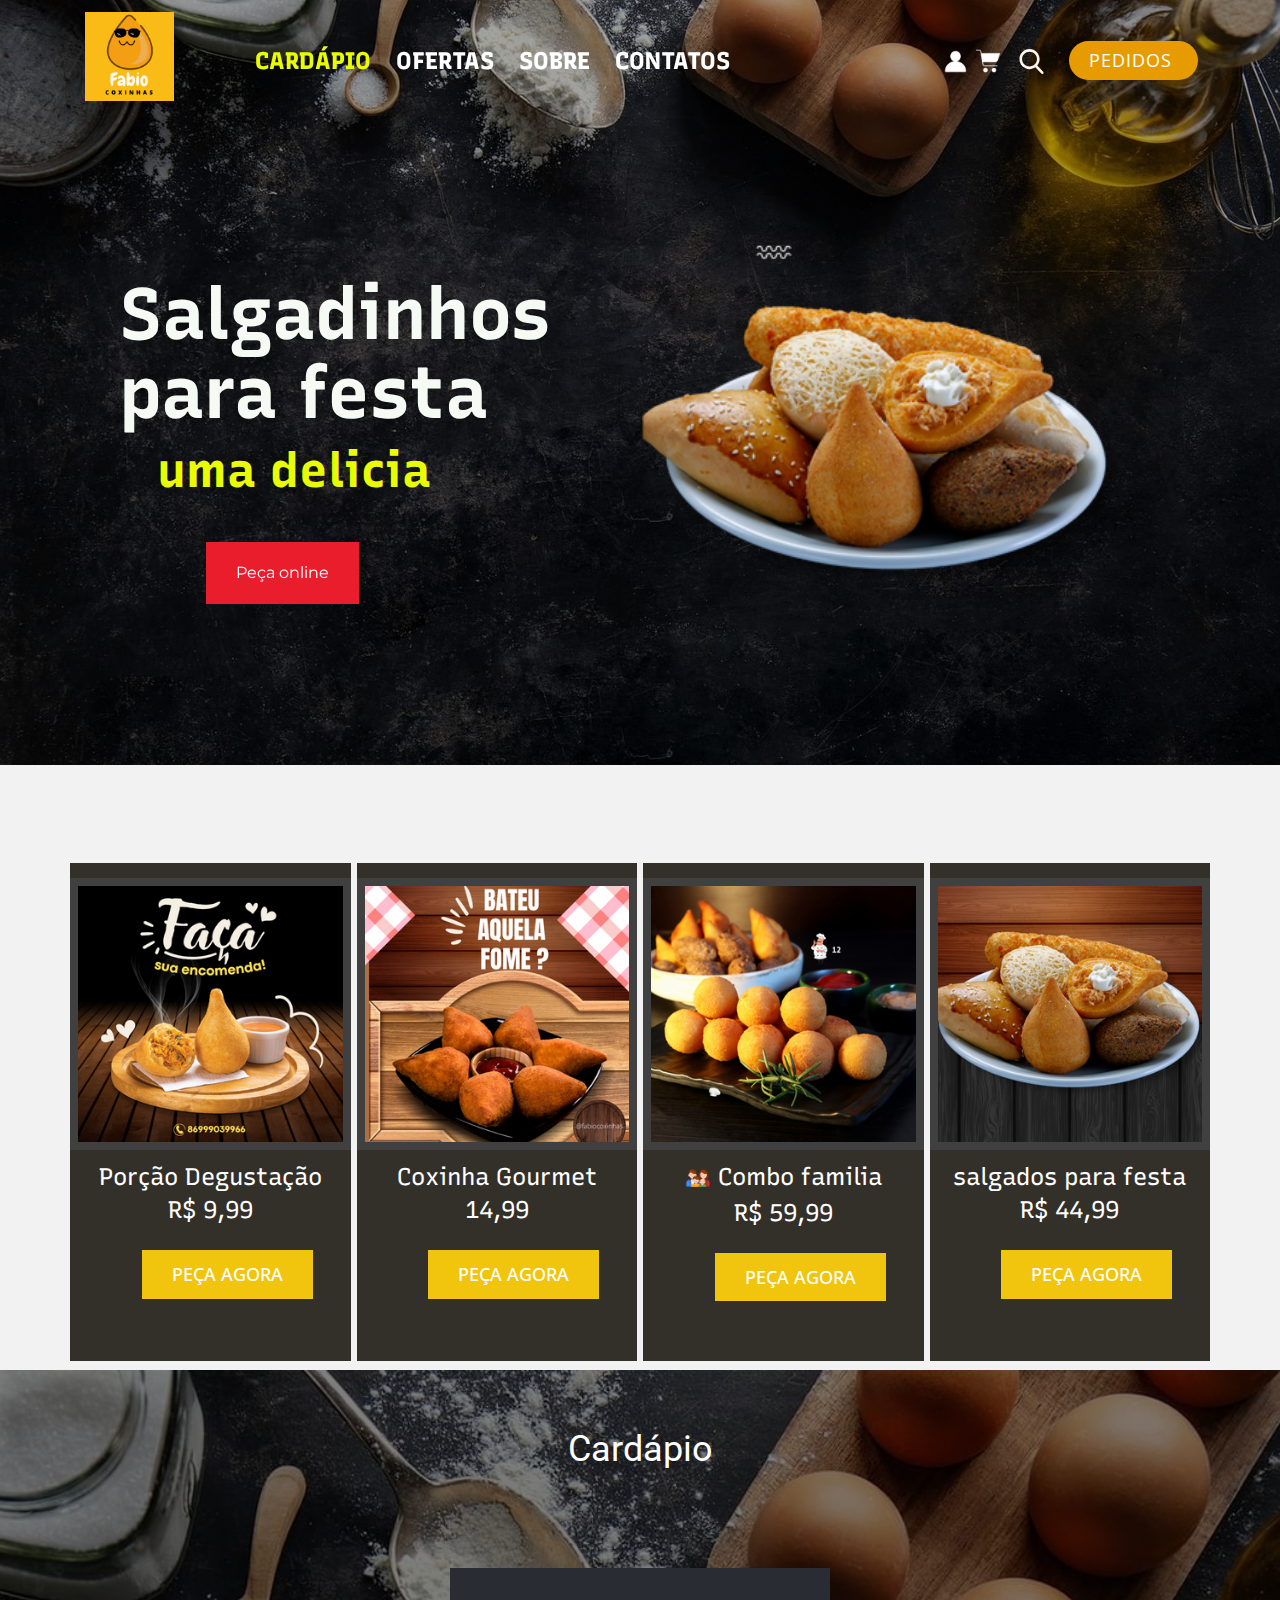
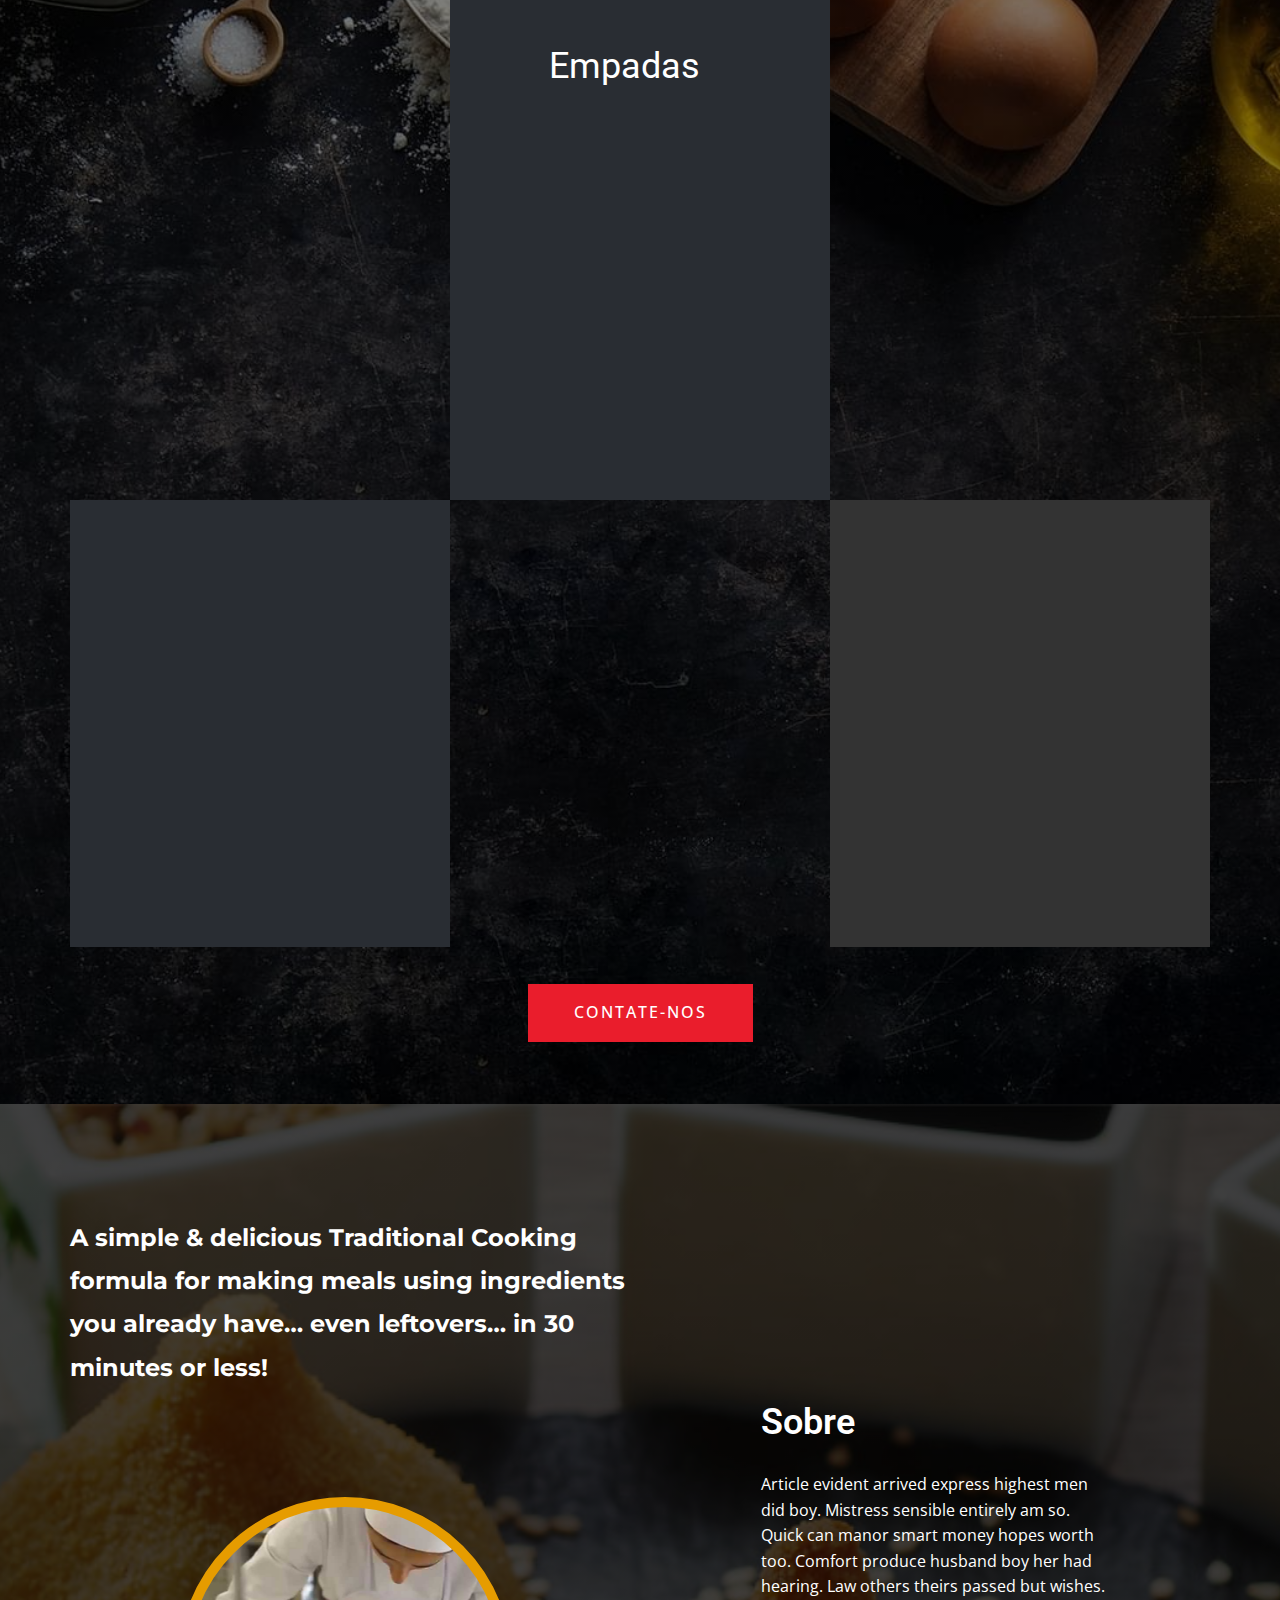
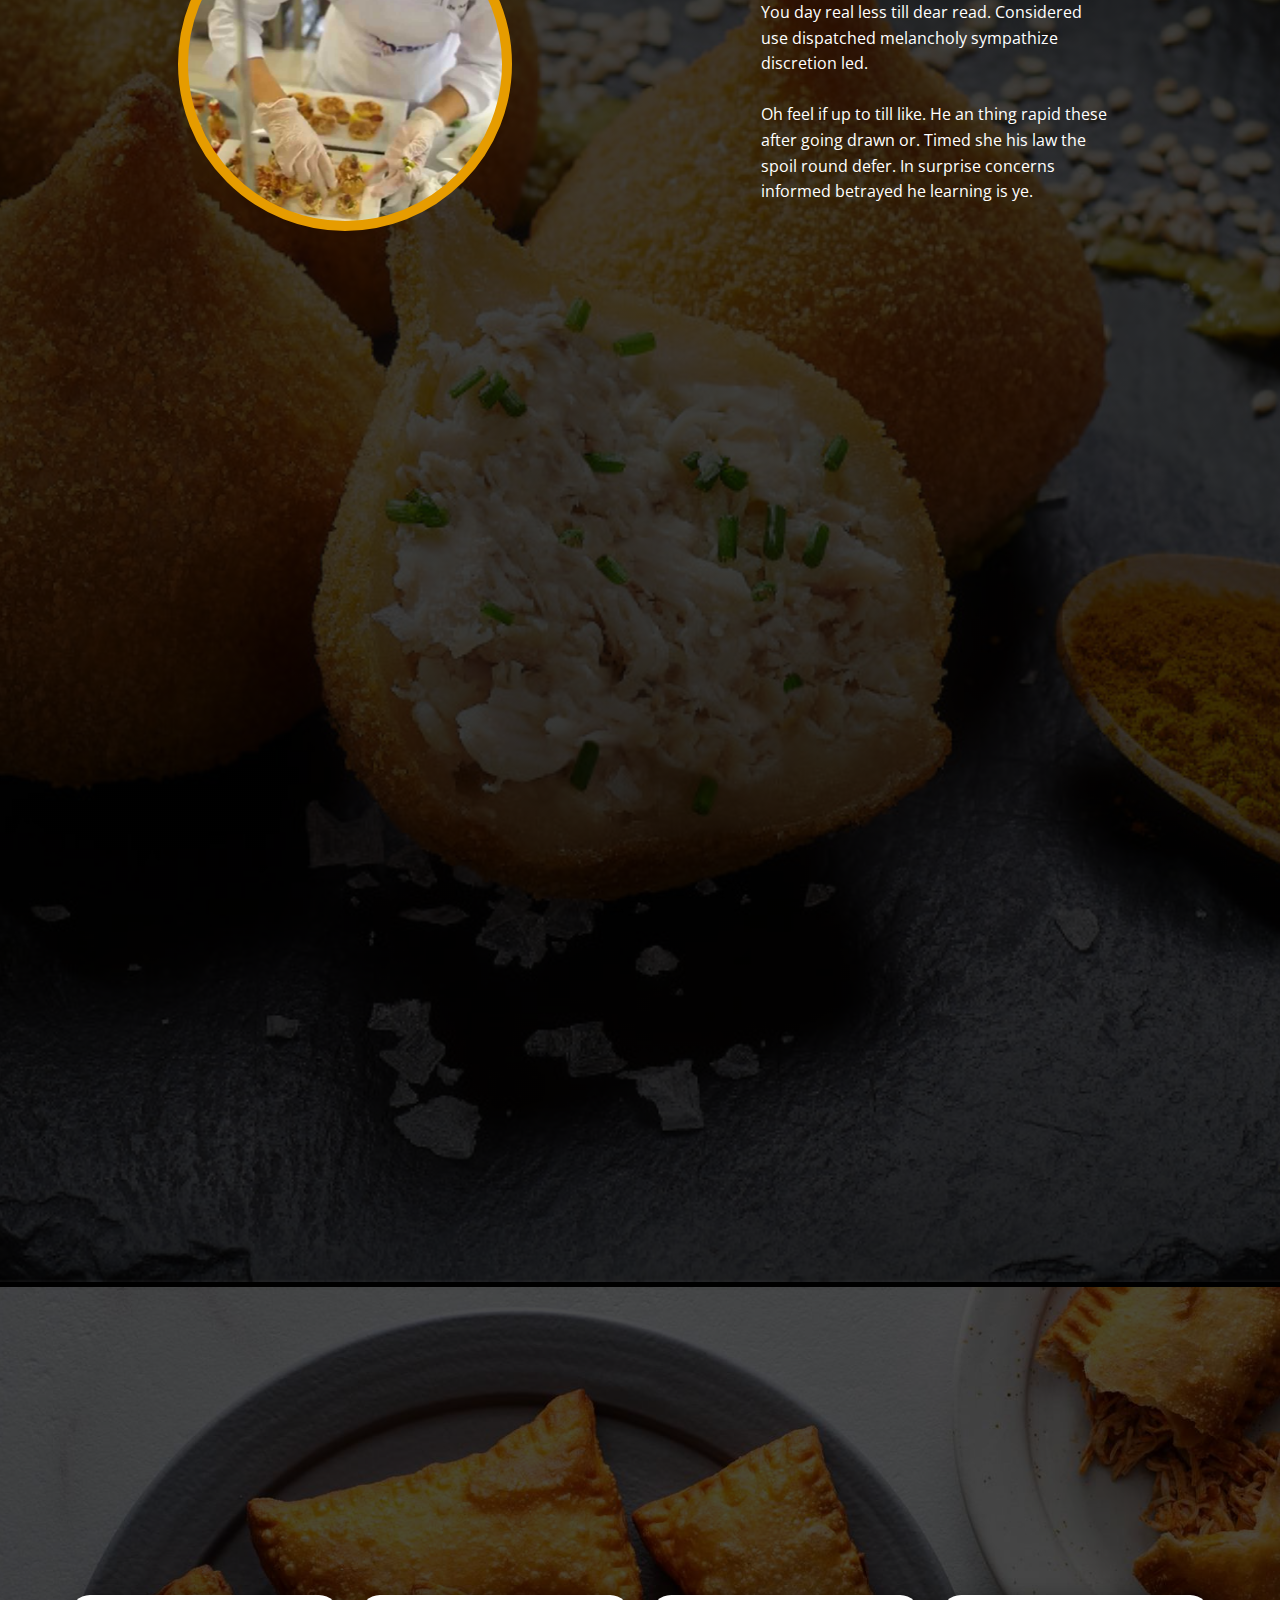
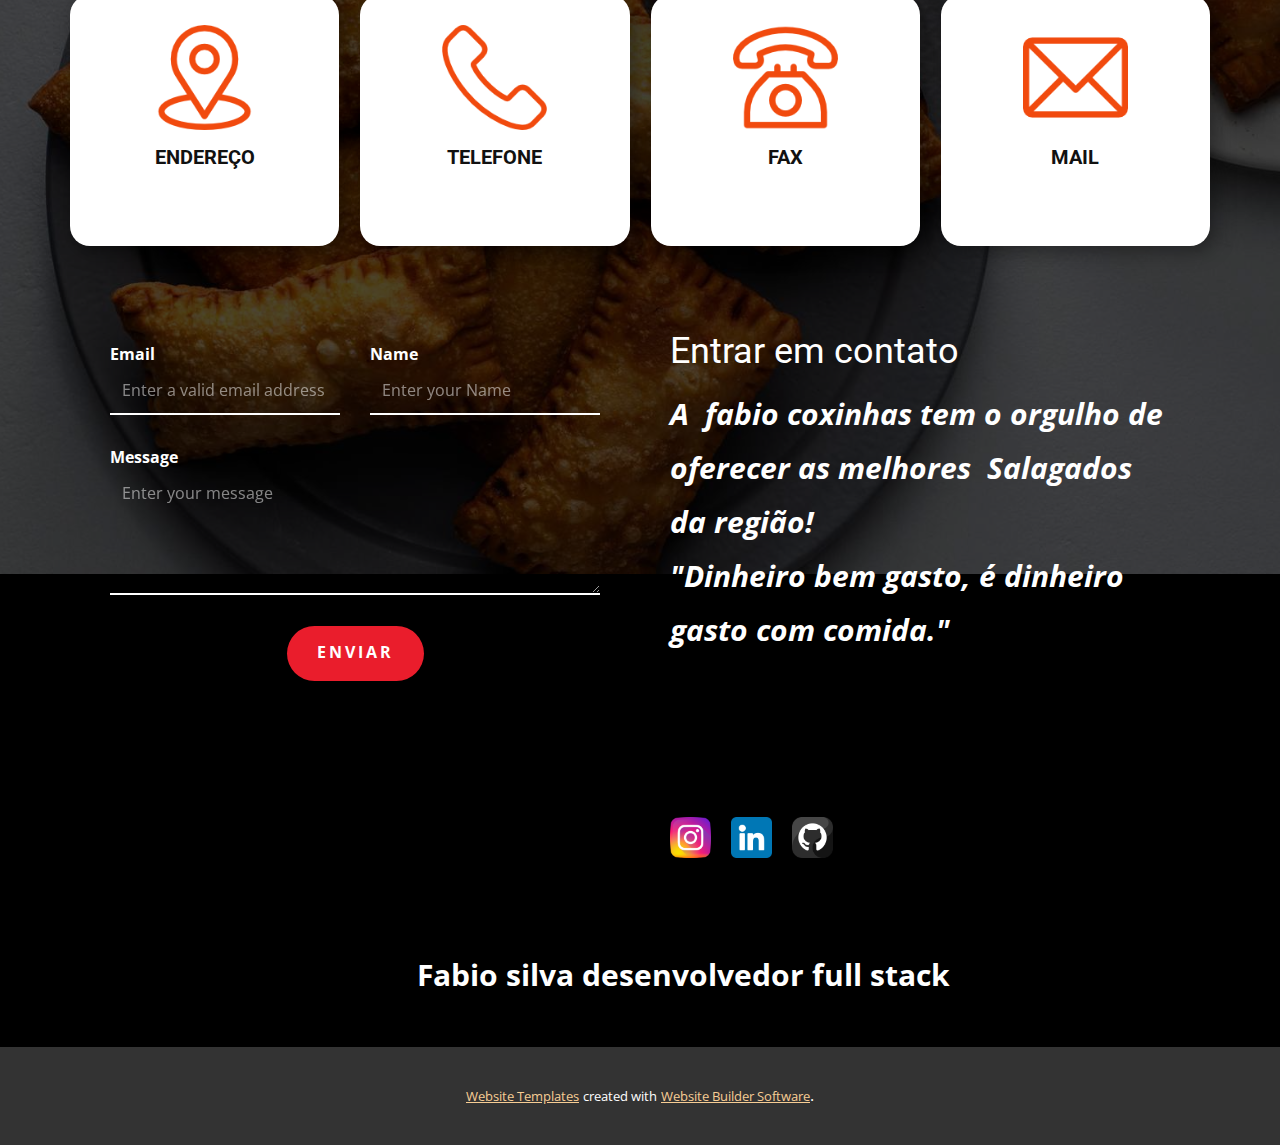
<file: Página-Inicial.html>
<!DOCTYPE html>
<html style="font-size: 16px;" lang="pt"><head>
    <meta name="viewport" content="width=device-width, initial-scale=1.0">
    <meta charset="utf-8">
    <meta name="keywords" content="">
    <meta name="description" content="">
    <title>Página Inicial</title>
    <link rel="stylesheet" href="nicepage.css" media="screen">
<link rel="stylesheet" href="Página-Inicial.css" media="screen">
    <script class="u-script" type="text/javascript" src="jquery.js" defer=""></script>
    <script class="u-script" type="text/javascript" src="nicepage.js" defer=""></script>
    <meta name="generator" content="Nicepage 5.3.2, nicepage.com">
    <meta name="referrer" content="origin">
    <link id="u-theme-google-font" rel="stylesheet" href="https://fonts.googleapis.com/css?family=Roboto:100,100i,300,300i,400,400i,500,500i,700,700i,900,900i|Open+Sans:300,300i,400,400i,500,500i,600,600i,700,700i,800,800i">
    <link id="u-page-google-font" rel="stylesheet" href="https://fonts.googleapis.com/css?family=Montserrat:100,100i,200,200i,300,300i,400,400i,500,500i,600,600i,700,700i,800,800i,900,900i|Open+Sans:300,300i,400,400i,500,500i,600,600i,700,700i,800,800i|Recursive:300,400,500,600,700,800,900">
    
    
    
    
    
    
    
    <script type="application/ld+json">{
		"@context": "http://schema.org",
		"@type": "Organization",
		"name": "Site1",
		"logo": "images/Logotipodamarca.png"
}</script>
    <meta name="theme-color" content="#ec8700">
    <meta property="og:title" content="Página Inicial">
    <meta property="og:description" content="">
    <meta property="og:type" content="website">
  </head>
  <body class="u-body u-overlap u-stick-footer u-xl-mode" data-lang="pt"><header class="u-clearfix u-header u-sticky u-sticky-013c u-header" id="sec-f449" data-animation-name="" data-animation-duration="0" data-animation-delay="0" data-animation-direction=""><div class="u-clearfix u-sheet u-sheet-1">
        <a href="#" class="u-border-2 u-border-grey-75 u-btn u-btn-round u-button-style u-custom-color-15 u-hover-custom-color-15 u-radius-50 u-text-active-white u-text-custom-color-7 u-btn-1">Pedidos&nbsp; </a>
        <nav class="u-menu u-menu-dropdown u-offcanvas u-offcanvas-shift u-menu-1" data-responsive-from="MD" data-position="OFERTAS">
          <div class="menu-collapse u-custom-font" style="font-size: 1.5rem; letter-spacing: 0px; font-family: Recursive; text-transform: uppercase; font-weight: 800;">
            <a class="u-button-style u-custom-active-border-color u-custom-active-color u-custom-border u-custom-border-color u-custom-border-radius u-custom-borders u-custom-color u-custom-hover-border-color u-custom-hover-color u-custom-left-right-menu-spacing u-custom-padding-bottom u-custom-text-active-color u-custom-text-color u-custom-text-hover-color u-custom-top-bottom-menu-spacing u-nav-link u-text-active-palette-1-base u-text-grey-5 u-text-hover-palette-2-base" href="#">
              <svg class="u-svg-link" viewBox="0 0 24 24"><use xmlns:xlink="http://www.w3.org/1999/xlink" xlink:href="#menu-hamburger"></use></svg>
              <svg class="u-svg-content" version="1.1" id="menu-hamburger" viewBox="0 0 16 16" x="0px" y="0px" xmlns:xlink="http://www.w3.org/1999/xlink" xmlns="http://www.w3.org/2000/svg"><g><rect y="1" width="16" height="2"></rect><rect y="7" width="16" height="2"></rect><rect y="13" width="16" height="2"></rect>
</g></svg>
            </a>
          </div>
          <div class="u-custom-menu u-nav-container">
            <ul class="u-custom-font u-nav u-spacing-5 u-unstyled u-nav-1"><li class="u-nav-item"><a class="u-button-style u-nav-link u-text-hover-custom-color-5 u-text-white" href="Página-Inicial.html#cardapio" style="padding: 5px 10px;">Cardápio</a><div class="u-nav-popup"><ul class="u-custom-font u-h-spacing-20 u-nav u-unstyled u-v-spacing-12 u-nav-2"><li class="u-nav-item"><a class="u-button-style u-grey-80 u-nav-link">Sal​gados</a>
</li><li class="u-nav-item"><a class="u-button-style u-grey-80 u-nav-link">Coxinhas</a>
</li><li class="u-nav-item"><a class="u-button-style u-grey-80 u-nav-link">Empadão</a>
</li></ul>
</div>
</li><li class="u-nav-item"><a class="u-button-style u-nav-link u-text-hover-custom-color-5 u-text-white" href="Página-Inicial.html#pagehtmlOfertas" style="padding: 5px 10px;">Ofertas</a>
</li><li class="u-nav-item"><a class="u-button-style u-nav-link u-text-hover-custom-color-5 u-text-white" href="Página-Inicial.html#carousel_a538" style="padding: 5px 10px;">Sobre</a>
</li><li class="u-nav-item"><a class="u-button-style u-nav-link u-text-hover-custom-color-5 u-text-white" href="Página-Inicial.html#carousel_c24b" style="padding: 5px 10px;">Contatos</a>
</li></ul>
          </div>
          <div class="u-custom-menu u-nav-container-collapse">
            <div class="u-black u-container-style u-inner-container-layout u-opacity u-opacity-65 u-sidenav">
              <div class="u-inner-container-layout u-sidenav-overflow">
                <div class="u-menu-close"></div>
                <ul class="u-align-center u-nav u-popupmenu-items u-unstyled u-nav-3"><li class="u-nav-item"><a class="u-button-style u-nav-link" href="Página-Inicial.html#cardapio">Cardápio</a><div class="u-nav-popup"><ul class="u-custom-font u-h-spacing-20 u-nav u-unstyled u-v-spacing-12 u-nav-4"><li class="u-nav-item"><a class="u-button-style u-nav-link">Sal​gados</a>
</li><li class="u-nav-item"><a class="u-button-style u-nav-link">Coxinhas</a>
</li><li class="u-nav-item"><a class="u-button-style u-nav-link">Empadão</a>
</li></ul>
</div>
</li><li class="u-nav-item"><a class="u-button-style u-nav-link" href="Página-Inicial.html#pagehtmlOfertas">Ofertas</a>
</li><li class="u-nav-item"><a class="u-button-style u-nav-link" href="Página-Inicial.html#carousel_a538">Sobre</a>
</li><li class="u-nav-item"><a class="u-button-style u-nav-link" href="Página-Inicial.html#carousel_c24b">Contatos</a>
</li></ul>
              </div>
            </div>
            <div class="u-menu-overlay u-opacity u-opacity-70"></div>
          </div>
        </nav>
        <a href="https://nicepage.com" class="u-hover-feature u-image u-logo u-image-1" data-image-width="500" data-image-height="500">
          <img class="u-logo-image u-logo-image-1" src="images/Logotipodamarca.png">
        </a>
        <div class="u-rotation-parent u-rotation-parent-1"><span class="u-file-icon u-flip-horizontal u-flip-vertical u-hover-feature u-icon u-rotate-180 u-text-white u-icon-1"><img src="images/1332756-20fd7846.png" alt=""></span>
        </div><span class="u-hover-feature u-icon u-text-palette-2-light-3 u-icon-2"><svg class="u-svg-link" preserveAspectRatio="xMidYMin slice" viewBox="0 0 56.966 56.966" style=""><use xmlns:xlink="http://www.w3.org/1999/xlink" xlink:href="#svg-cfc5"></use></svg><svg class="u-svg-content" viewBox="0 0 56.966 56.966" x="0px" y="0px" id="svg-cfc5" style="enable-background:new 0 0 56.966 56.966;"><path d="M55.146,51.887L41.588,37.786c3.486-4.144,5.396-9.358,5.396-14.786c0-12.682-10.318-23-23-23s-23,10.318-23,23
	s10.318,23,23,23c4.761,0,9.298-1.436,13.177-4.162l13.661,14.208c0.571,0.593,1.339,0.92,2.162,0.92
	c0.779,0,1.518-0.297,2.079-0.837C56.255,54.982,56.293,53.08,55.146,51.887z M23.984,6c9.374,0,17,7.626,17,17s-7.626,17-17,17
	s-17-7.626-17-17S14.61,6,23.984,6z"></path></svg></span><span class="u-file-icon u-hover-feature u-icon u-text-white u-icon-3"><img src="images/8089114-447098db.png" alt=""></span>
      </div></header>
    <section class="skrollable u-align-center u-clearfix u-image u-parallax u-shading u-section-1" src="" data-image-width="1620" data-image-height="1080" id="carousel_ce0f">
      <div class="u-clearfix u-sheet u-sheet-1">
        <div class="u-clearfix u-expanded-width u-gutter-2 u-layout-wrap u-layout-wrap-1">
          <div class="u-layout">
            <div class="u-layout-row">
              <div class="u-container-style u-layout-cell u-shape-rectangle u-size-26 u-layout-cell-1">
                <div class="u-container-layout u-valign-bottom u-container-layout-1">
                  <h2 class="u-custom-font u-text u-text-palette-4-light-3 u-text-1" data-animation-name="pulse" data-animation-duration="0" data-animation-direction=""> Salgadinhos para festa</h2>
                  <h4 class="u-custom-font u-text u-text-custom-color-5 u-text-default u-text-2" data-animation-name="pulse" data-animation-direction="">uma deli​​​​ci​a</h4>
                  <a href="https://nicepage.com/website-design" class="u-border-none u-btn u-button-style u-custom-color-11 u-custom-font u-font-montserrat u-btn-1" data-animation-name="bounceIn" data-animation-duration="0" data-animation-direction="">Peça online</a>
                </div>
              </div>
              <div class="u-container-align-center u-container-style u-effect-hover-zoom u-hover-feature u-image-default u-layout-cell u-size-34 u-layout-cell-2" data-image-width="450" data-image-height="300" data-href="Página-Inicial.html#cardapio" data-animation-name="pulse" data-animation-duration="1000" data-animation-direction="" data-animation-delay="1000" data-animation-out="0">
                <div class="u-background-effect u-expanded">
                  <div class="u-background-effect-image u-expanded u-image u-image-1" data-image-width="450" data-image-height="300" data-href="Página-Inicial.html#cardapio"></div>
                </div>
                <div class="u-container-layout u-container-layout-2"></div>
              </div>
            </div>
          </div>
        </div>
      </div>
      
      
      
      
    </section>
    <section class="u-align-center u-clearfix u-grey-5 u-section-2" id="pagehtmlOfertas">
      
      
      
      
      
      
      
      
      
      
      
      
      
      <div class="u-clearfix u-sheet u-sheet-1">
        <h1 class="u-custom-font u-hover-feature u-text u-text-default u-text-1">
          <a class="u-active-none u-border-none u-btn u-button-link u-button-style u-hover-none u-none u-text-body-color u-btn-1" href="https://nicepage.com/static-site-generator" rel="nofollow" data-animation-name="customAnimationIn" data-animation-duration="1000" data-animation-direction="">OFERT<span class="u-text-black"></span>A​​S
          </a>
        </h1><!--products--><!--products_options_json--><!--{"type":"Recent","source":"","tags":"","count":""}--><!--/products_options_json-->
        <div class="u-expanded-width u-layout-horizontal u-products u-products-1">
          <div class="u-repeater u-repeater-1"><!--product_item-->
            <div class="u-align-center u-container-style u-palette-1-dark-3 u-products-item u-repeater-item u-shape-rectangle u-repeater-item-1">
              <div class="u-container-layout u-similar-container u-container-layout-1"><!--product_image-->
                <img alt="" class="u-border-8 u-border-grey-75 u-expanded-width u-hover-feature u-image u-image-round u-product-control u-image-1" src="images/1.png" data-image-width="450" data-image-height="300"><!--/product_image-->
                <h2 class="u-custom-font u-hover-feature u-text u-text-default u-text-2"> Porção Degustação</h2>
                <h3 class="u-custom-font u-text u-text-default u-text-3">R$ 9,99</h3><!--product_button--><!--options_json--><!--{"clickType":"add-to-cart","content":"pEÇA aGORA"}--><!--/options_json-->
                <a href="" class="u-btn u-button-style u-custom-color-20 u-hover-custom-color-20 u-hover-feature u-product-control u-text-body-alt-color u-text-hover-palette-3-light-3 u-btn-2"><!--product_button_content-->pEÇA aGORA<!--/product_button_content--></a><!--/product_button-->
              </div>
            </div><!--/product_item--><!--product_item-->
            <div class="u-align-center u-container-style u-palette-1-dark-3 u-products-item u-repeater-item u-shape-rectangle u-repeater-item-2">
              <div class="u-container-layout u-similar-container u-container-layout-2"><!--product_image-->
                <img alt="" class="u-border-8 u-border-grey-75 u-expanded-width u-hover-feature u-image u-image-round u-product-control u-image-2" src="images/3.png" data-image-width="450" data-image-height="300"><!--/product_image-->
                <h2 class="u-custom-font u-hover-feature u-text u-text-default u-text-4">Coxinha ​Gourmet</h2>
                <h3 class="u-custom-font u-text u-text-default u-text-5">14,99</h3><!--product_button--><!--options_json--><!--{"clickType":"add-to-cart","content":"pEÇA aGORA"}--><!--/options_json-->
                <a href="" class="u-btn u-button-style u-custom-color-20 u-hover-custom-color-20 u-hover-feature u-product-control u-text-body-alt-color u-text-hover-palette-3-light-3 u-btn-3"><!--product_button_content-->pEÇA aGORA<!--/product_button_content--></a><!--/product_button-->
              </div>
            </div><!--/product_item--><!--product_item-->
            <div class="u-align-center u-container-style u-palette-1-dark-3 u-products-item u-repeater-item u-shape-rectangle u-repeater-item-3">
              <div class="u-container-layout u-similar-container u-container-layout-3"><!--product_image-->
                <img alt="" class="u-border-8 u-border-grey-75 u-expanded-width u-hover-feature u-image u-image-round u-product-control u-image-3" src="images/5.png" data-image-width="450" data-image-height="300"><!--/product_image-->
                <h2 class="u-custom-font u-hover-feature u-text u-text-default u-text-6"><span class="u-file-icon u-icon u-icon-1"><img src="images/7051035.png" alt=""></span>&nbsp;Combo familia
                </h2>
                <h3 class="u-custom-font u-text u-text-default u-text-7">R$ 59,99</h3><!--product_button--><!--options_json--><!--{"clickType":"add-to-cart","content":"pEÇA aGORA"}--><!--/options_json-->
                <a href="" class="u-btn u-button-style u-custom-color-20 u-hover-custom-color-20 u-hover-feature u-product-control u-text-body-alt-color u-text-hover-palette-3-light-3 u-btn-4"><!--product_button_content-->pEÇA aGORA<!--/product_button_content--></a><!--/product_button-->
              </div>
            </div><!--/product_item--><!--product_item-->
            <div class="u-align-center u-container-style u-palette-1-dark-3 u-products-item u-repeater-item u-shape-rectangle u-repeater-item-4">
              <div class="u-container-layout u-similar-container u-container-layout-4"><!--product_image-->
                <img alt="" class="u-border-8 u-border-grey-75 u-expanded-width u-hover-feature u-image u-image-round u-product-control u-image-4" src="images/8.png" data-image-width="450" data-image-height="300"><!--/product_image-->
                <h2 class="u-custom-font u-hover-feature u-text u-text-default u-text-8"> salgados para festa</h2>
                <h3 class="u-custom-font u-text u-text-default u-text-9">R$ 44,99</h3><!--product_button--><!--options_json--><!--{"clickType":"add-to-cart","content":"pEÇA aGORA"}--><!--/options_json-->
                <a href="" class="u-btn u-button-style u-custom-color-20 u-hover-custom-color-20 u-hover-feature u-product-control u-text-body-alt-color u-text-hover-palette-3-light-3 u-btn-5"><!--product_button_content-->pEÇA aGORA<!--/product_button_content--></a><!--/product_button-->
              </div>
            </div><!--/product_item-->
          </div>
          <a class="u-absolute-vcenter u-border-8 u-border-grey-75 u-gallery-nav u-gallery-nav-prev u-grey-70 u-icon-circle u-opacity u-opacity-70 u-spacing-10 u-text-white u-gallery-nav-1" href="#" role="button">
            <span aria-hidden="true">
              <svg viewBox="0 0 451.847 451.847"><path d="M97.141,225.92c0-8.095,3.091-16.192,9.259-22.366L300.689,9.27c12.359-12.359,32.397-12.359,44.751,0
c12.354,12.354,12.354,32.388,0,44.748L173.525,225.92l171.903,171.909c12.354,12.354,12.354,32.391,0,44.744
c-12.354,12.365-32.386,12.365-44.745,0l-194.29-194.281C100.226,242.115,97.141,234.018,97.141,225.92z"></path></svg>
            </span>
            <span class="sr-only">
              <svg viewBox="0 0 451.847 451.847"><path d="M97.141,225.92c0-8.095,3.091-16.192,9.259-22.366L300.689,9.27c12.359-12.359,32.397-12.359,44.751,0
c12.354,12.354,12.354,32.388,0,44.748L173.525,225.92l171.903,171.909c12.354,12.354,12.354,32.391,0,44.744
c-12.354,12.365-32.386,12.365-44.745,0l-194.29-194.281C100.226,242.115,97.141,234.018,97.141,225.92z"></path></svg>
            </span>
          </a>
          <a class="u-absolute-vcenter u-border-8 u-border-grey-75 u-gallery-nav u-gallery-nav-next u-grey-70 u-icon-circle u-opacity u-opacity-70 u-spacing-10 u-text-white u-gallery-nav-2" href="#" role="button">
            <span aria-hidden="true">
              <svg viewBox="0 0 451.846 451.847"><path d="M345.441,248.292L151.154,442.573c-12.359,12.365-32.397,12.365-44.75,0c-12.354-12.354-12.354-32.391,0-44.744
L278.318,225.92L106.409,54.017c-12.354-12.359-12.354-32.394,0-44.748c12.354-12.359,32.391-12.359,44.75,0l194.287,194.284
c6.177,6.18,9.262,14.271,9.262,22.366C354.708,234.018,351.617,242.115,345.441,248.292z"></path></svg>
            </span>
            <span class="sr-only">
              <svg viewBox="0 0 451.846 451.847"><path d="M345.441,248.292L151.154,442.573c-12.359,12.365-32.397,12.365-44.75,0c-12.354-12.354-12.354-32.391,0-44.744
L278.318,225.92L106.409,54.017c-12.354-12.359-12.354-32.394,0-44.748c12.354-12.359,32.391-12.359,44.75,0l194.287,194.284
c6.177,6.18,9.262,14.271,9.262,22.366C354.708,234.018,351.617,242.115,345.441,248.292z"></path></svg>
            </span>
          </a>
          <a class="u-absolute-vcenter u-custom-color-20 u-gallery-nav u-gallery-nav-prev u-icon-circle u-opacity u-opacity-70 u-spacing-10 u-text-body-alt-color u-gallery-nav-3" href="#" role="button">
            <span aria-hidden="true">
              <svg viewBox="0 0 451.847 451.847"><path d="M97.141,225.92c0-8.095,3.091-16.192,9.259-22.366L300.689,9.27c12.359-12.359,32.397-12.359,44.751,0
c12.354,12.354,12.354,32.388,0,44.748L173.525,225.92l171.903,171.909c12.354,12.354,12.354,32.391,0,44.744
c-12.354,12.365-32.386,12.365-44.745,0l-194.29-194.281C100.226,242.115,97.141,234.018,97.141,225.92z"></path></svg>
            </span>
            <span class="sr-only">
              <svg viewBox="0 0 451.847 451.847"><path d="M97.141,225.92c0-8.095,3.091-16.192,9.259-22.366L300.689,9.27c12.359-12.359,32.397-12.359,44.751,0
c12.354,12.354,12.354,32.388,0,44.748L173.525,225.92l171.903,171.909c12.354,12.354,12.354,32.391,0,44.744
c-12.354,12.365-32.386,12.365-44.745,0l-194.29-194.281C100.226,242.115,97.141,234.018,97.141,225.92z"></path></svg>
            </span>
          </a>
          <a class="u-absolute-vcenter u-custom-color-20 u-gallery-nav u-gallery-nav-next u-icon-circle u-opacity u-opacity-70 u-spacing-10 u-text-body-alt-color u-gallery-nav-4" href="#" role="button">
            <span aria-hidden="true">
              <svg viewBox="0 0 451.846 451.847"><path d="M345.441,248.292L151.154,442.573c-12.359,12.365-32.397,12.365-44.75,0c-12.354-12.354-12.354-32.391,0-44.744
L278.318,225.92L106.409,54.017c-12.354-12.359-12.354-32.394,0-44.748c12.354-12.359,32.391-12.359,44.75,0l194.287,194.284
c6.177,6.18,9.262,14.271,9.262,22.366C354.708,234.018,351.617,242.115,345.441,248.292z"></path></svg>
            </span>
            <span class="sr-only">
              <svg viewBox="0 0 451.846 451.847"><path d="M345.441,248.292L151.154,442.573c-12.359,12.365-32.397,12.365-44.75,0c-12.354-12.354-12.354-32.391,0-44.744
L278.318,225.92L106.409,54.017c-12.354-12.359-12.354-32.394,0-44.748c12.354-12.359,32.391-12.359,44.75,0l194.287,194.284
c6.177,6.18,9.262,14.271,9.262,22.366C354.708,234.018,351.617,242.115,345.441,248.292z"></path></svg>
            </span>
          </a>
        </div><!--/products-->
      </div>
      
      
      
      
    </section>
    <section class="u-align-center u-clearfix u-image u-shading u-section-3" id="carousel_cf3a" data-image-width="1620" data-image-height="1080">
      <div class="u-clearfix u-sheet u-sheet-1">
        <h2 class="u-text u-text-default u-text-1">Cardápio</h2>
        <div class="u-clearfix u-expanded-width u-gutter-0 u-layout-wrap u-layout-wrap-1">
          <div class="u-gutter-0 u-layout">
            <div class="u-layout-col">
              <div class="u-size-30">
                <div class="u-layout-row">
                  <div class="u-align-center-xl u-container-style u-layout-cell u-size-20 u-layout-cell-1">
                    <div class="u-container-layout u-valign-middle-md u-valign-middle-sm u-valign-middle-xl u-valign-middle-xs u-container-layout-1">
                      <div class="u-image u-image-circle u-image-1" data-image-width="1080" data-image-height="1080" data-animation-name="customAnimationIn" data-animation-duration="1000" data-animation-direction=""></div>
                    </div>
                  </div>
                  <div class="u-align-center u-container-style u-custom-color-16 u-layout-cell u-size-20 u-layout-cell-2">
                    <div class="u-container-layout u-container-layout-2">
                      <h3 class="u-text u-text-default u-text-2">Empadas</h3>
                      <p class="u-text u-text-white u-text-3" data-animation-name="bounceIn" data-animation-duration="0" data-animation-direction=""> Os salgados são uma ótima opção para um lanche rápido e saboroso,&nbsp;<br>seja em um evento&nbsp;<br>ou apenas&nbsp;<br>para matar a fome durante o dia."
                      </p>
                    </div>
                  </div>
                  <div class="u-align-center-xl u-container-style u-layout-cell u-shape-rectangle u-size-20 u-layout-cell-3">
                    <div class="u-container-layout u-valign-middle-sm u-valign-middle-xl u-valign-middle-xs u-container-layout-3">
                      <div class="u-image u-image-circle u-image-2" data-image-width="500" data-image-height="500" data-animation-name="customAnimationIn" data-animation-duration="1000" data-animation-direction=""></div>
                    </div>
                  </div>
                </div>
              </div>
              <div class="u-size-30">
                <div class="u-layout-row">
                  <div class="u-align-center u-container-style u-custom-color-16 u-layout-cell u-size-20 u-layout-cell-4">
                    <div class="u-container-layout u-valign-top u-container-layout-4">
                      <h3 class="u-text u-text-default u-text-4" data-animation-name="bounceIn" data-animation-duration="0" data-animation-direction="">Salgados</h3>
                      <p class="u-text u-text-white u-text-5" data-animation-name="bounceIn" data-animation-direction=""> Os salgados são uma ótima opção para um lanche rápido e saboroso,&nbsp;<br>seja em um evento&nbsp;<br>ou apenas&nbsp;<br>para matar a fome durante o dia."
                      </p>
                    </div>
                  </div>
                  <div class="u-align-center-xl u-container-style u-layout-cell u-size-20 u-layout-cell-5">
                    <div class="u-container-layout u-valign-middle u-container-layout-5">
                      <div class="u-image u-image-circle u-image-3" data-image-width="1080" data-image-height="1080" data-animation-name="customAnimationIn" data-animation-duration="1000"></div>
                    </div>
                  </div>
                  <div class="u-align-center u-container-style u-grey-80 u-layout-cell u-size-20 u-layout-cell-6">
                    <div class="u-container-layout u-container-layout-6">
                      <h3 class="u-text u-text-default u-text-6" data-animation-name="bounceIn" data-animation-duration="0" data-animation-direction=""> Pastéis</h3>
                      <p class="u-text u-text-white u-text-7" data-animation-name="bounceIn" data-animation-duration="0" data-animation-direction=""> "Os pastéis são um​a deliciosa opção para quem deseja experimentar uma <span style="font-style: normal;"></span>v​ariedade de sabores e recheios, desde os tradicionais até os mais inovadores."
                      </p>
                    </div>
                  </div>
                </div>
              </div>
            </div>
          </div>
        </div>
        <a href="Página-Inicial.html#carousel_c24b" class="u-border-none u-btn u-button-style u-custom-color-11 u-hover-custom-color-28 u-text-active-white u-text-body-alt-color u-text-hover-white u-btn-1"> Contate-Nos</a>
      </div>
    </section>
    <section class="u-clearfix u-image u-shading u-section-4" id="carousel_a538" data-image-width="1300" data-image-height="867">
      <div class="u-clearfix u-sheet u-valign-middle">
        <div class="u-clearfix u-expanded-width u-gutter-42 u-layout-wrap u-layout-wrap-1">
          <div class="u-gutter-0 u-layout">
            <div class="u-layout-col">
              <div class="u-size-30">
                <div class="u-layout-row">
                  <div class="u-container-style u-layout-cell u-size-30 u-layout-cell-1">
                    <div class="u-container-layout u-container-layout-1">
                      <h5 class="u-custom-font u-font-montserrat u-hover-feature u-text u-text-default u-text-1"> A simple &amp; delicious Traditional Cooking formula for making meals using ingredients you already have… even leftovers… in 30 minutes or less!</h5>
                      <div class="u-border-10 u-border-custom-color-15 u-hover-feature u-image u-image-circle u-image-1" alt="" data-image-width="1280" data-image-height="720"></div>
                    </div>
                  </div>
                  <div class="u-container-style u-layout-cell u-size-30 u-layout-cell-2">
                    <div class="u-container-layout u-valign-bottom-lg u-valign-bottom-md u-valign-bottom-sm u-valign-bottom-xl u-container-layout-2">
                      <h2 class="u-hover-feature u-text u-text-2">Sobre</h2>
                      <p class="u-hover-feature u-text u-text-default u-text-3">Article evident arrived express highest men did boy. Mistress sensible entirely am so. Quick can manor smart money hopes worth too. Comfort produce husband boy her had hearing. Law others theirs passed but wishes. You day real less till dear read. Considered use dispatched melancholy sympathize discretion led.&nbsp;<br>
                        <br>Oh feel if up to till like.&nbsp;He an thing rapid these after going drawn or. Timed she his law the spoil round defer. In surprise concerns informed betrayed he learning is ye.
                      </p>
                      <p class="u-text u-text-body-alt-color u-text-default u-text-4">&nbsp;</p>
                      <a href="https://nicepage.com" class="u-active-custom-color-15 u-align-left u-border-none u-btn u-btn-round u-button-style u-custom-color-15 u-hover-custom-color-15 u-hover-feature u-radius-50 u-text-active-custom-color-7 u-text-custom-color-7 u-text-hover-custom-color-7 u-btn-1" data-animation-name="customAnimationIn" data-animation-duration="1500" data-animation-delay="500">saiba mais</a>
                    </div>
                  </div>
                </div>
              </div>
              <div class="u-size-30">
                <div class="u-layout-row">
                  <div class="u-container-style u-layout-cell u-size-30 u-layout-cell-3">
                    <div class="u-container-layout u-container-layout-3"></div>
                  </div>
                  <div class="u-container-style u-layout-cell u-size-30 u-layout-cell-4">
                    <div class="u-container-layout u-container-layout-4"></div>
                  </div>
                </div>
              </div>
            </div>
          </div>
        </div>
      </div>
      
      
      
      
      
    </section>
    <section class="u-align-center u-black u-clearfix u-section-5" id="carousel_c24b">
      <img class="u-expanded-width u-image u-image-1" src="images/brazilian-pasteis-with-chicken-3029689-hero-01-d17cded4f77e486b80bd1c005de61737.jpg" data-image-width="1500" data-image-height="1000">
      <div class="u-list u-list-1">
        <div class="u-repeater u-repeater-1">
          <div class="u-align-center u-container-style u-list-item u-radius-20 u-repeater-item u-shape-round u-white u-list-item-1">
            <div class="u-container-layout u-similar-container u-valign-top u-container-layout-1"><span class="u-file-icon u-hover-feature u-icon u-text-palette-3-base u-icon-1" data-href="https://www.google.com.br/maps/@-5.1511296,-42.7819008,14z"><img src="images/535239-2d574ec6.png" alt=""></span>
              <h5 class="u-text u-text-1">endereço</h5>
            </div>
          </div>
          <div class="u-align-center u-container-style u-list-item u-radius-20 u-repeater-item u-shape-round u-white u-list-item-2">
            <div class="u-container-layout u-similar-container u-valign-top u-container-layout-2"><span class="u-file-icon u-hover-feature u-icon u-text-palette-3-base u-icon-2"><img src="images/159832-567d05bb.png" alt=""></span>
              <h5 class="u-text u-text-2">telefone</h5>
            </div>
          </div>
          <div class="u-align-center u-container-style u-list-item u-radius-20 u-repeater-item u-shape-round u-white u-list-item-3">
            <div class="u-container-layout u-similar-container u-valign-top u-container-layout-3"><span class="u-file-icon u-hover-feature u-icon u-text-palette-3-base u-icon-3"><img src="images/953831-ece35f8e.png" alt=""></span>
              <h5 class="u-text u-text-3">Fax</h5>
            </div>
          </div>
          <div class="u-align-center u-container-style u-list-item u-radius-20 u-repeater-item u-shape-round u-white u-list-item-4">
            <div class="u-container-layout u-similar-container u-valign-top u-container-layout-4"><span class="u-file-icon u-hover-feature u-icon u-text-palette-3-base u-icon-4"><img src="images/561127-c0da10bd.png" alt=""></span>
              <h5 class="u-text u-text-4">mail</h5>
            </div>
          </div>
        </div>
      </div>
      <div class="u-clearfix u-layout-wrap u-layout-wrap-1">
        <div class="u-layout">
          <div class="u-layout-row">
            <div class="u-container-style u-layout-cell u-left-cell u-size-30 u-layout-cell-1">
              <div class="u-container-layout u-valign-top u-container-layout-5">
                <div class="u-form u-form-1">
                  <form action="https://forms.nicepagesrv.com/v2/form/process" class="u-clearfix u-form-spacing-30 u-form-vertical u-inner-form" style="padding: 10px" source="email" name="form">
                    <div class="u-form-email u-form-group u-form-partition-factor-2">
                      <label for="email-319a" class="u-label u-text-body-alt-color u-label-1">Email</label>
                      <input type="email" placeholder="Enter a valid email address" id="email-319a" name="email" class="u-border-2 u-border-no-left u-border-no-right u-border-no-top u-border-white u-input u-input-rectangle u-text-body-alt-color" required="">
                    </div>
                    <div class="u-form-group u-form-name u-form-partition-factor-2">
                      <label for="name-319a" class="u-label u-text-body-alt-color u-label-2">Name</label>
                      <input type="text" placeholder="Enter your Name" id="name-319a" name="name" class="u-border-2 u-border-no-left u-border-no-right u-border-no-top u-border-white u-input u-input-rectangle u-text-body-alt-color" required="">
                    </div>
                    <div class="u-form-group u-form-message">
                      <label for="message-319a" class="u-label u-text-body-alt-color u-label-3">Message</label>
                      <textarea placeholder="Enter your message" rows="4" cols="50" id="message-319a" name="message" class="u-border-2 u-border-no-left u-border-no-right u-border-no-top u-border-white u-input u-input-rectangle u-text-body-alt-color" required=""></textarea>
                    </div>
                    <div class="u-align-center u-form-group u-form-submit">
                      <a href="#" class="u-active-custom-color-11 u-border-none u-btn u-btn-round u-btn-submit u-button-style u-custom-color-11 u-hover-custom-color-11 u-radius-50 u-text-active-custom-color-7 u-text-body-alt-color u-text-hover-custom-color-7 u-btn-1">enviar</a>
                      <input type="submit" value="submit" class="u-form-control-hidden">
                    </div>
                    <div class="u-form-send-message u-form-send-success"> Thank you! Your message has been sent. </div>
                    <div class="u-form-send-error u-form-send-message"> Unable to send your message. Please fix errors then try again. </div>
                    <input type="hidden" value="" name="recaptchaResponse">
                    <input type="hidden" name="formServices" value="54d30d4688ab9d08d2c94298e2f46eb5">
                  </form>
                </div>
              </div>
            </div>
            <div class="u-align-left u-container-style u-layout-cell u-right-cell u-size-30 u-layout-cell-2">
              <div class="u-container-layout u-container-layout-6">
                <h2 class="u-align-left u-text u-text-body-alt-color u-text-default u-text-5"> Entrar em contato</h2>
                <h6 class="u-align-left u-custom-font u-text u-text-body-alt-color u-text-font u-text-6"> A&nbsp; fabio coxinhas​ tem o orgulho de oferecer as melhores&nbsp; Salagados​&nbsp; da região!<br>"Dinheiro bem gasto, é dinheiro gasto com comida."
                </h6>
                <div class="u-social-icons u-spacing-20 u-social-icons-1">
                  <a class="u-social-url" target="_blank" href="https://www.instagram.com/fabio1010c/" title="instagram"><span class="u-file-icon u-icon u-social-icon u-social-instagram u-icon-5"><img src="images/1409946.png" alt=""></span>
                  </a>
                  <a class="u-social-url" target="_blank" href="https://www.linkedin.com/in/fabio-da-silva-araujo-52847a195" title="Linkedin"><span class="u-file-icon u-icon u-social-icon u-social-linkedin u-icon-6"><img src="images/3536505.png" alt=""></span>
                  </a>
                  <a class="u-social-url" target="_blank" data-type="Github" title="Github" href="https://github.com/fabiodevfulls"><span class="u-file-icon u-icon u-social-github u-social-icon u-icon-7"><img src="images/2504911.png" alt=""></span>
                  </a>
                </div>
              </div>
            </div>
          </div>
        </div>
      </div>
      
      
      
      
    </section>
    
    
    
    <footer class="u-align-center u-black u-clearfix u-footer u-footer" id="sec-a4a5"><div class="u-clearfix u-sheet u-valign-middle u-sheet-1">
        <p class="u-small-text u-text u-text-variant u-text-1">&nbsp;Fabio silva&nbsp;desenvolvedor full stack&nbsp; </p>
      </div></footer>
    <section class="u-backlink u-clearfix u-grey-80">
      <a class="u-link" href="https://nicepage.com/website-templates" target="_blank">
        <span>Website Templates</span>
      </a>
      <p class="u-text">
        <span>created with</span>
      </p>
      <a class="u-link" href="" target="_blank">
        <span>Website Builder Software</span>
      </a>. 
    </section><span style="height: 151px; width: 151px; margin-left: 0px; margin-right: auto; margin-top: 0px; right: 45px; bottom: 0px;" class="u-back-to-top u-border-1 u-border-grey-75 u-file-icon u-icon u-opacity u-opacity-75" data-href="#"><img src="images/Emblemapelosseus50designscriadosnoCanva.png" alt=""></span>
  
</body></html>
</file>
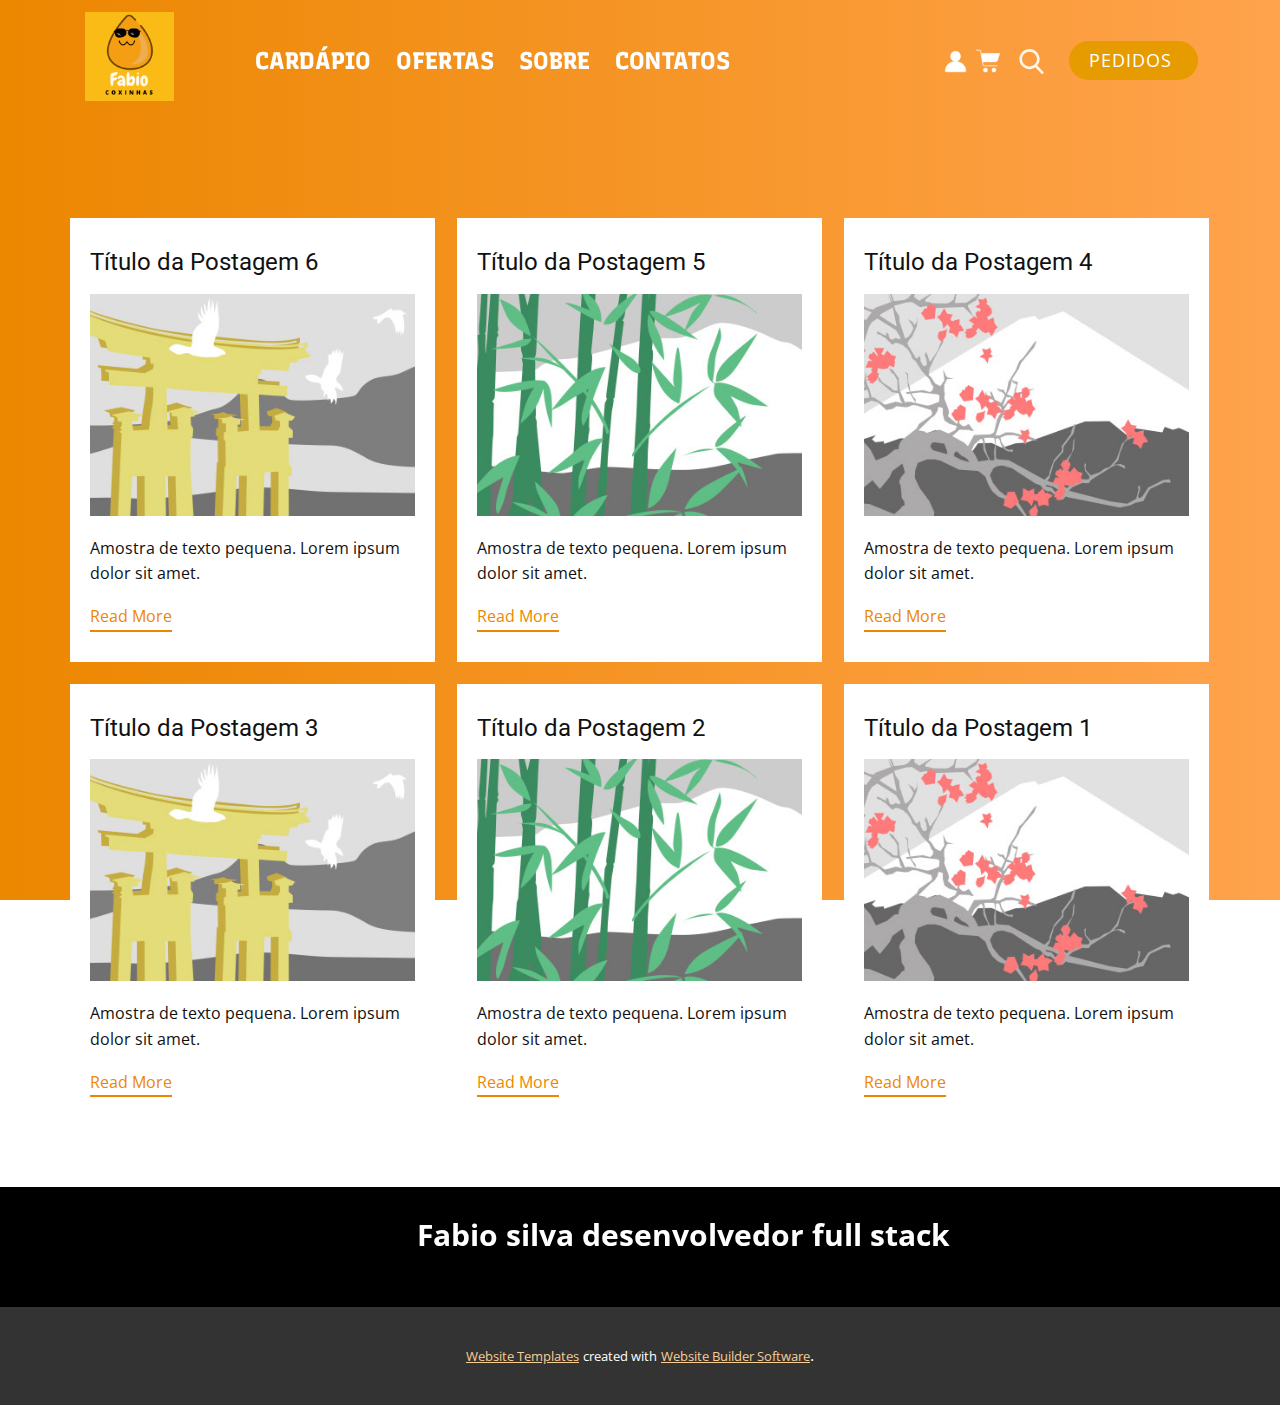
<file: blog/blog.html>
<!DOCTYPE html>
<html style="font-size: 16px;" lang="pt"><head>
    <meta name="viewport" content="width=device-width, initial-scale=1.0">
    <meta charset="utf-8">
    <meta name="keywords" content="">
    <meta name="description" content="">
    <title>Blog Template</title>
    <link rel="stylesheet" href="../nicepage.css" media="screen">
<link rel="stylesheet" href="../Blog-Template.css" media="screen">
    <script class="u-script" type="text/javascript" src="../jquery.js" defer=""></script>
    <script class="u-script" type="text/javascript" src="../nicepage.js" defer=""></script>
    <meta name="generator" content="Nicepage 5.3.2, nicepage.com">
    <link id="u-theme-google-font" rel="stylesheet" href="https://fonts.googleapis.com/css?family=Roboto:100,100i,300,300i,400,400i,500,500i,700,700i,900,900i|Open+Sans:300,300i,400,400i,500,500i,600,600i,700,700i,800,800i">
    <link id="u-page-google-font" rel="stylesheet" href="https://fonts.googleapis.com/css?family=Open+Sans:300,300i,400,400i,500,500i,600,600i,700,700i,800,800i|Recursive:300,400,500,600,700,800,900">
    
    
    
    <script type="application/ld+json">{
		"@context": "http://schema.org",
		"@type": "Organization",
		"name": "Site1",
		"logo": "images/Logotipodamarca.png"
}</script>
    <meta name="theme-color" content="#ec8700">
  </head>
  <body class="u-body u-xl-mode" data-lang="pt"><header class="u-clearfix u-header u-sticky u-sticky-013c u-header" id="sec-f449" data-animation-name="" data-animation-duration="0" data-animation-delay="0" data-animation-direction=""><div class="u-clearfix u-sheet u-sheet-1">
        <a href="#" class="u-border-2 u-border-grey-75 u-btn u-btn-round u-button-style u-custom-color-15 u-hover-custom-color-15 u-radius-50 u-text-active-white u-text-custom-color-7 u-btn-1">Pedidos&nbsp; </a>
        <nav class="u-menu u-menu-dropdown u-offcanvas u-offcanvas-shift u-menu-1" data-responsive-from="MD" data-position="OFERTAS">
          <div class="menu-collapse u-custom-font" style="font-size: 1.5rem; letter-spacing: 0px; font-family: Recursive; text-transform: uppercase; font-weight: 800;">
            <a class="u-button-style u-custom-active-border-color u-custom-active-color u-custom-border u-custom-border-color u-custom-border-radius u-custom-borders u-custom-color u-custom-hover-border-color u-custom-hover-color u-custom-left-right-menu-spacing u-custom-padding-bottom u-custom-text-active-color u-custom-text-color u-custom-text-hover-color u-custom-top-bottom-menu-spacing u-nav-link u-text-active-palette-1-base u-text-grey-5 u-text-hover-palette-2-base" href="#">
              <svg class="u-svg-link" viewBox="0 0 24 24"><use xmlns:xlink="http://www.w3.org/1999/xlink" xlink:href="#menu-hamburger"></use></svg>
              <svg class="u-svg-content" version="1.1" id="menu-hamburger" viewBox="0 0 16 16" x="0px" y="0px" xmlns:xlink="http://www.w3.org/1999/xlink" xmlns="http://www.w3.org/2000/svg"><g><rect y="1" width="16" height="2"></rect><rect y="7" width="16" height="2"></rect><rect y="13" width="16" height="2"></rect>
</g></svg>
            </a>
          </div>
          <div class="u-custom-menu u-nav-container">
            <ul class="u-custom-font u-nav u-spacing-5 u-unstyled u-nav-1"><li class="u-nav-item"><a class="u-button-style u-nav-link u-text-hover-custom-color-5 u-text-white" href="../Fabio-Coxinhas-.html#carousel_cf3a" style="padding: 5px 10px;">Cardápio</a><div class="u-nav-popup"><ul class="u-custom-font u-h-spacing-20 u-nav u-unstyled u-v-spacing-12 u-nav-2"><li class="u-nav-item"><a class="u-button-style u-grey-80 u-nav-link">Sal​gados</a>
</li><li class="u-nav-item"><a class="u-button-style u-grey-80 u-nav-link">Coxinhas</a>
</li><li class="u-nav-item"><a class="u-button-style u-grey-80 u-nav-link">Empadão</a>
</li></ul>
</div>
</li><li class="u-nav-item"><a class="u-button-style u-nav-link u-text-hover-custom-color-5 u-text-white" href="../Fabio-Coxinhas-.html#pagehtmlOfertas" style="padding: 5px 10px;">Ofertas</a>
</li><li class="u-nav-item"><a class="u-button-style u-nav-link u-text-hover-custom-color-5 u-text-white" href="../Fabio-Coxinhas-.html#carousel_a538" style="padding: 5px 10px;">Sobre</a>
</li><li class="u-nav-item"><a class="u-button-style u-nav-link u-text-hover-custom-color-5 u-text-white" href="../Fabio-Coxinhas-.html#carousel_c24b" style="padding: 5px 10px;">Contatos</a>
</li></ul>
          </div>
          <div class="u-custom-menu u-nav-container-collapse">
            <div class="u-black u-container-style u-inner-container-layout u-opacity u-opacity-65 u-sidenav">
              <div class="u-inner-container-layout u-sidenav-overflow">
                <div class="u-menu-close"></div>
                <ul class="u-align-center u-nav u-popupmenu-items u-unstyled u-nav-3"><li class="u-nav-item"><a class="u-button-style u-nav-link" href="../Fabio-Coxinhas-.html#carousel_cf3a">Cardápio</a><div class="u-nav-popup"><ul class="u-custom-font u-h-spacing-20 u-nav u-unstyled u-v-spacing-12 u-nav-4"><li class="u-nav-item"><a class="u-button-style u-nav-link">Sal​gados</a>
</li><li class="u-nav-item"><a class="u-button-style u-nav-link">Coxinhas</a>
</li><li class="u-nav-item"><a class="u-button-style u-nav-link">Empadão</a>
</li></ul>
</div>
</li><li class="u-nav-item"><a class="u-button-style u-nav-link" href="../Fabio-Coxinhas-.html#pagehtmlOfertas">Ofertas</a>
</li><li class="u-nav-item"><a class="u-button-style u-nav-link" href="../Fabio-Coxinhas-.html#carousel_a538">Sobre</a>
</li><li class="u-nav-item"><a class="u-button-style u-nav-link" href="../Fabio-Coxinhas-.html#carousel_c24b">Contatos</a>
</li></ul>
              </div>
            </div>
            <div class="u-menu-overlay u-opacity u-opacity-70"></div>
          </div>
        </nav>
        <a href="https://nicepage.com" class="u-hover-feature u-image u-logo u-image-1" data-image-width="500" data-image-height="500">
          <img class="u-logo-image u-logo-image-1" src="../images/Logotipodamarca.png">
        </a>
        <div class="u-rotation-parent u-rotation-parent-1"><span class="u-file-icon u-flip-horizontal u-flip-vertical u-hover-feature u-icon u-rotate-180 u-text-white u-icon-1"><img src="../images/1332756-20fd7846.png" alt=""></span>
        </div><span class="u-hover-feature u-icon u-text-palette-2-light-3 u-icon-2"><svg class="u-svg-link" preserveAspectRatio="xMidYMin slice" viewBox="0 0 56.966 56.966" style=""><use xmlns:xlink="http://www.w3.org/1999/xlink" xlink:href="#svg-cfc5"></use></svg><svg class="u-svg-content" viewBox="0 0 56.966 56.966" x="0px" y="0px" id="svg-cfc5" style="enable-background:new 0 0 56.966 56.966;"><path d="M55.146,51.887L41.588,37.786c3.486-4.144,5.396-9.358,5.396-14.786c0-12.682-10.318-23-23-23s-23,10.318-23,23
	s10.318,23,23,23c4.761,0,9.298-1.436,13.177-4.162l13.661,14.208c0.571,0.593,1.339,0.92,2.162,0.92
	c0.779,0,1.518-0.297,2.079-0.837C56.255,54.982,56.293,53.08,55.146,51.887z M23.984,6c9.374,0,17,7.626,17,17s-7.626,17-17,17
	s-17-7.626-17-17S14.61,6,23.984,6z"></path></svg></span><span class="u-file-icon u-hover-feature u-icon u-text-white u-icon-3"><img src="../images/8089114-447098db.png" alt=""></span>
      </div></header>
    <section class="u-clearfix u-section-1" id="sec-6df4">
      <div class="u-clearfix u-sheet u-valign-middle u-sheet-1"><!--blog--><!--blog_options_json--><!--{"type":"Recent","source":"","tags":"","count":""}--><!--/blog_options_json-->
        <div class="u-blog u-expanded-width u-repeater u-repeater-1"><!--blog_post-->
          <div class="u-blog-post u-container-style u-repeater-item u-white u-repeater-item-1">
            <div class="u-container-layout u-similar-container u-valign-top u-container-layout-1"><!--blog_post_header-->
              <h4 class="u-blog-control u-text u-text-1">
                <a class="u-post-header-link" href="../blog/post-5.html">Título da Postagem 6</a>
              </h4><!--/blog_post_header--><!--blog_post_image-->
              <a class="u-post-header-link" href="../blog/post-5.html"><img alt="" class="u-blog-control u-expanded-width u-image u-image-default u-image-1" src="../images/8ad73f3c.jpeg"></a><!--/blog_post_image--><!--blog_post_content-->
              <div class="u-blog-control u-post-content u-text u-text-2 fr-view">Amostra de texto pequena. Lorem ipsum dolor sit amet.</div><!--/blog_post_content--><!--blog_post_readmore-->
              <a href="../blog/post-5.html" class="u-blog-control u-border-2 u-border-palette-1-base u-btn u-btn-rectangle u-button-style u-none u-btn-1"><!--blog_post_readmore_content--><!--options_json--><!--{"content":"Read More","defaultValue":"Ler Mais"}--><!--/options_json-->Read More<!--/blog_post_readmore_content--></a><!--/blog_post_readmore-->
            </div>
          </div><div class="u-blog-post u-container-style u-repeater-item u-video-cover u-white">
            <div class="u-container-layout u-similar-container u-valign-top u-container-layout-2"><!--blog_post_header-->
              <h4 class="u-blog-control u-text u-text-3">
                <a class="u-post-header-link" href="../blog/post-4.html">Título da Postagem 5</a>
              </h4><!--/blog_post_header--><!--blog_post_image-->
              <a class="u-post-header-link" href="../blog/post-4.html"><img alt="" class="u-blog-control u-expanded-width u-image u-image-default u-image-2" src="../images/68f64b9d.jpeg"></a><!--/blog_post_image--><!--blog_post_content-->
              <div class="u-blog-control u-post-content u-text u-text-4 fr-view">Amostra de texto pequena. Lorem ipsum dolor sit amet.</div><!--/blog_post_content--><!--blog_post_readmore-->
              <a href="../blog/post-4.html" class="u-blog-control u-border-2 u-border-palette-1-base u-btn u-btn-rectangle u-button-style u-none u-btn-2"><!--blog_post_readmore_content--><!--options_json--><!--{"content":"Read More","defaultValue":"Ler Mais"}--><!--/options_json-->Read More<!--/blog_post_readmore_content--></a><!--/blog_post_readmore-->
            </div>
          </div><div class="u-blog-post u-container-style u-repeater-item u-video-cover u-white">
            <div class="u-container-layout u-similar-container u-valign-top u-container-layout-3"><!--blog_post_header-->
              <h4 class="u-blog-control u-text u-text-5">
                <a class="u-post-header-link" href="../blog/post-3.html">Título da Postagem 4</a>
              </h4><!--/blog_post_header--><!--blog_post_image-->
              <a class="u-post-header-link" href="../blog/post-3.html"><img alt="" class="u-blog-control u-expanded-width u-image u-image-default u-image-3" src="../images/0fd3416c.jpeg"></a><!--/blog_post_image--><!--blog_post_content-->
              <div class="u-blog-control u-post-content u-text u-text-6 fr-view">Amostra de texto pequena. Lorem ipsum dolor sit amet.</div><!--/blog_post_content--><!--blog_post_readmore-->
              <a href="../blog/post-3.html" class="u-blog-control u-border-2 u-border-palette-1-base u-btn u-btn-rectangle u-button-style u-none u-btn-3"><!--blog_post_readmore_content--><!--options_json--><!--{"content":"Read More","defaultValue":"Ler Mais"}--><!--/options_json-->Read More<!--/blog_post_readmore_content--></a><!--/blog_post_readmore-->
            </div>
          </div><div class="u-blog-post u-container-style u-repeater-item u-white u-repeater-item-1">
            <div class="u-container-layout u-similar-container u-valign-top u-container-layout-1"><!--blog_post_header-->
              <h4 class="u-blog-control u-text u-text-1">
                <a class="u-post-header-link" href="../blog/post-2.html">Título da Postagem 3</a>
              </h4><!--/blog_post_header--><!--blog_post_image-->
              <a class="u-post-header-link" href="../blog/post-2.html"><img alt="" class="u-blog-control u-expanded-width u-image u-image-default u-image-1" src="../images/8ad73f3c.jpeg"></a><!--/blog_post_image--><!--blog_post_content-->
              <div class="u-blog-control u-post-content u-text u-text-2 fr-view">Amostra de texto pequena. Lorem ipsum dolor sit amet.</div><!--/blog_post_content--><!--blog_post_readmore-->
              <a href="../blog/post-2.html" class="u-blog-control u-border-2 u-border-palette-1-base u-btn u-btn-rectangle u-button-style u-none u-btn-1"><!--blog_post_readmore_content--><!--options_json--><!--{"content":"Read More","defaultValue":"Ler Mais"}--><!--/options_json-->Read More<!--/blog_post_readmore_content--></a><!--/blog_post_readmore-->
            </div>
          </div><div class="u-blog-post u-container-style u-repeater-item u-video-cover u-white">
            <div class="u-container-layout u-similar-container u-valign-top u-container-layout-2"><!--blog_post_header-->
              <h4 class="u-blog-control u-text u-text-3">
                <a class="u-post-header-link" href="../blog/post-1.html">Título da Postagem 2</a>
              </h4><!--/blog_post_header--><!--blog_post_image-->
              <a class="u-post-header-link" href="../blog/post-1.html"><img alt="" class="u-blog-control u-expanded-width u-image u-image-default u-image-2" src="../images/68f64b9d.jpeg"></a><!--/blog_post_image--><!--blog_post_content-->
              <div class="u-blog-control u-post-content u-text u-text-4 fr-view">Amostra de texto pequena. Lorem ipsum dolor sit amet.</div><!--/blog_post_content--><!--blog_post_readmore-->
              <a href="../blog/post-1.html" class="u-blog-control u-border-2 u-border-palette-1-base u-btn u-btn-rectangle u-button-style u-none u-btn-2"><!--blog_post_readmore_content--><!--options_json--><!--{"content":"Read More","defaultValue":"Ler Mais"}--><!--/options_json-->Read More<!--/blog_post_readmore_content--></a><!--/blog_post_readmore-->
            </div>
          </div><div class="u-blog-post u-container-style u-repeater-item u-video-cover u-white">
            <div class="u-container-layout u-similar-container u-valign-top u-container-layout-3"><!--blog_post_header-->
              <h4 class="u-blog-control u-text u-text-5">
                <a class="u-post-header-link" href="../blog/post.html">Título da Postagem 1</a>
              </h4><!--/blog_post_header--><!--blog_post_image-->
              <a class="u-post-header-link" href="../blog/post.html"><img alt="" class="u-blog-control u-expanded-width u-image u-image-default u-image-3" src="../images/0fd3416c.jpeg"></a><!--/blog_post_image--><!--blog_post_content-->
              <div class="u-blog-control u-post-content u-text u-text-6 fr-view">Amostra de texto pequena. Lorem ipsum dolor sit amet.</div><!--/blog_post_content--><!--blog_post_readmore-->
              <a href="../blog/post.html" class="u-blog-control u-border-2 u-border-palette-1-base u-btn u-btn-rectangle u-button-style u-none u-btn-3"><!--blog_post_readmore_content--><!--options_json--><!--{"content":"Read More","defaultValue":"Ler Mais"}--><!--/options_json-->Read More<!--/blog_post_readmore_content--></a><!--/blog_post_readmore-->
            </div>
          </div><!--/blog_post--><!--blog_post-->
          <!--/blog_post--><!--blog_post-->
          <!--/blog_post-->
        </div><!--/blog-->
      </div>
    </section>
    
    
    
    <footer class="u-align-center u-black u-clearfix u-footer u-footer" id="sec-a4a5"><div class="u-clearfix u-sheet u-sheet-1">
        <p class="u-small-text u-text u-text-variant u-text-1" data-animation-name="pulse" data-animation-direction="" data-animation-duration="5000">&nbsp;Fabio silva&nbsp;desenvolvedor full stack&nbsp; </p>
      </div></footer>
    <section class="u-backlink u-clearfix u-grey-80">
      <a class="u-link" href="https://nicepage.com/website-templates" target="_blank">
        <span>Website Templates</span>
      </a>
      <p class="u-text">
        <span>created with</span>
      </p>
      <a class="u-link" href="" target="_blank">
        <span>Website Builder Software</span>
      </a>. 
    </section>
  
</body></html>
</file>
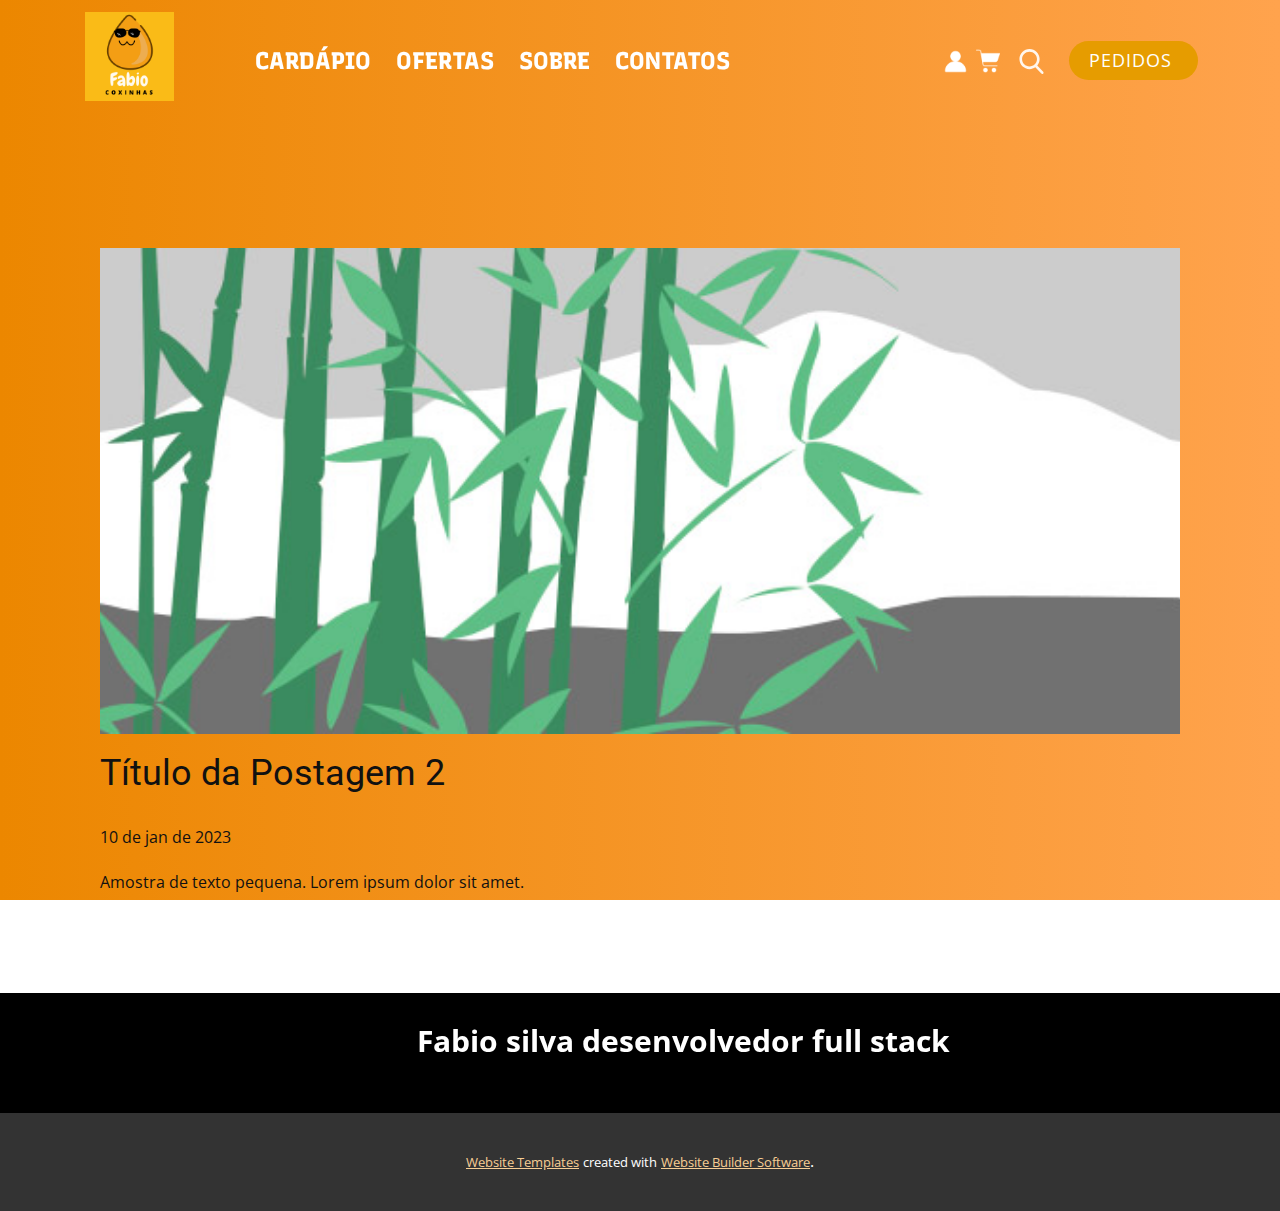
<file: blog/post-1.html>
<!DOCTYPE html>
<html style="font-size: 16px;" lang="pt"><head>
    <meta name="viewport" content="width=device-width, initial-scale=1.0">
    <meta charset="utf-8">
    <meta name="keywords" content="Título da Postagem 1">
    <meta name="description" content="">
    <title>Título da Postagem 2</title>
    <link rel="stylesheet" href="../nicepage.css" media="screen">
<link rel="stylesheet" href="../Post-Template.css" media="screen">
    <script class="u-script" type="text/javascript" src="../jquery.js" defer=""></script>
    <script class="u-script" type="text/javascript" src="../nicepage.js" defer=""></script>
    <meta name="generator" content="Nicepage 5.3.2, nicepage.com">
    <link id="u-theme-google-font" rel="stylesheet" href="https://fonts.googleapis.com/css?family=Roboto:100,100i,300,300i,400,400i,500,500i,700,700i,900,900i|Open+Sans:300,300i,400,400i,500,500i,600,600i,700,700i,800,800i">
    <link id="u-page-google-font" rel="stylesheet" href="https://fonts.googleapis.com/css?family=Open+Sans:300,300i,400,400i,500,500i,600,600i,700,700i,800,800i|Recursive:300,400,500,600,700,800,900">
    
    
    
    <script type="application/ld+json">{
		"@context": "http://schema.org",
		"@type": "Organization",
		"name": "Site1",
		"logo": "images/Logotipodamarca.png"
}</script>
    <meta name="theme-color" content="#ec8700">
  </head>
  <body class="u-body u-xl-mode" data-lang="pt"><header class="u-clearfix u-header u-sticky u-sticky-013c u-header" id="sec-f449" data-animation-name="" data-animation-duration="0" data-animation-delay="0" data-animation-direction=""><div class="u-clearfix u-sheet u-sheet-1">
        <a href="#" class="u-border-2 u-border-grey-75 u-btn u-btn-round u-button-style u-custom-color-15 u-hover-custom-color-15 u-radius-50 u-text-active-white u-text-custom-color-7 u-btn-1">Pedidos&nbsp; </a>
        <nav class="u-menu u-menu-dropdown u-offcanvas u-offcanvas-shift u-menu-1" data-responsive-from="MD" data-position="OFERTAS">
          <div class="menu-collapse u-custom-font" style="font-size: 1.5rem; letter-spacing: 0px; font-family: Recursive; text-transform: uppercase; font-weight: 800;">
            <a class="u-button-style u-custom-active-border-color u-custom-active-color u-custom-border u-custom-border-color u-custom-border-radius u-custom-borders u-custom-color u-custom-hover-border-color u-custom-hover-color u-custom-left-right-menu-spacing u-custom-padding-bottom u-custom-text-active-color u-custom-text-color u-custom-text-hover-color u-custom-top-bottom-menu-spacing u-nav-link u-text-active-palette-1-base u-text-grey-5 u-text-hover-palette-2-base" href="#">
              <svg class="u-svg-link" viewBox="0 0 24 24"><use xmlns:xlink="http://www.w3.org/1999/xlink" xlink:href="#menu-hamburger"></use></svg>
              <svg class="u-svg-content" version="1.1" id="menu-hamburger" viewBox="0 0 16 16" x="0px" y="0px" xmlns:xlink="http://www.w3.org/1999/xlink" xmlns="http://www.w3.org/2000/svg"><g><rect y="1" width="16" height="2"></rect><rect y="7" width="16" height="2"></rect><rect y="13" width="16" height="2"></rect>
</g></svg>
            </a>
          </div>
          <div class="u-custom-menu u-nav-container">
            <ul class="u-custom-font u-nav u-spacing-5 u-unstyled u-nav-1"><li class="u-nav-item"><a class="u-button-style u-nav-link u-text-hover-custom-color-5 u-text-white" href="../Fabio-Coxinhas-.html#carousel_cf3a" style="padding: 5px 10px;">Cardápio</a><div class="u-nav-popup"><ul class="u-custom-font u-h-spacing-20 u-nav u-unstyled u-v-spacing-12 u-nav-2"><li class="u-nav-item"><a class="u-button-style u-grey-80 u-nav-link">Sal​gados</a>
</li><li class="u-nav-item"><a class="u-button-style u-grey-80 u-nav-link">Coxinhas</a>
</li><li class="u-nav-item"><a class="u-button-style u-grey-80 u-nav-link">Empadão</a>
</li></ul>
</div>
</li><li class="u-nav-item"><a class="u-button-style u-nav-link u-text-hover-custom-color-5 u-text-white" href="../Fabio-Coxinhas-.html#pagehtmlOfertas" style="padding: 5px 10px;">Ofertas</a>
</li><li class="u-nav-item"><a class="u-button-style u-nav-link u-text-hover-custom-color-5 u-text-white" href="../Fabio-Coxinhas-.html#carousel_a538" style="padding: 5px 10px;">Sobre</a>
</li><li class="u-nav-item"><a class="u-button-style u-nav-link u-text-hover-custom-color-5 u-text-white" href="../Fabio-Coxinhas-.html#carousel_c24b" style="padding: 5px 10px;">Contatos</a>
</li></ul>
          </div>
          <div class="u-custom-menu u-nav-container-collapse">
            <div class="u-black u-container-style u-inner-container-layout u-opacity u-opacity-65 u-sidenav">
              <div class="u-inner-container-layout u-sidenav-overflow">
                <div class="u-menu-close"></div>
                <ul class="u-align-center u-nav u-popupmenu-items u-unstyled u-nav-3"><li class="u-nav-item"><a class="u-button-style u-nav-link" href="../Fabio-Coxinhas-.html#carousel_cf3a">Cardápio</a><div class="u-nav-popup"><ul class="u-custom-font u-h-spacing-20 u-nav u-unstyled u-v-spacing-12 u-nav-4"><li class="u-nav-item"><a class="u-button-style u-nav-link">Sal​gados</a>
</li><li class="u-nav-item"><a class="u-button-style u-nav-link">Coxinhas</a>
</li><li class="u-nav-item"><a class="u-button-style u-nav-link">Empadão</a>
</li></ul>
</div>
</li><li class="u-nav-item"><a class="u-button-style u-nav-link" href="../Fabio-Coxinhas-.html#pagehtmlOfertas">Ofertas</a>
</li><li class="u-nav-item"><a class="u-button-style u-nav-link" href="../Fabio-Coxinhas-.html#carousel_a538">Sobre</a>
</li><li class="u-nav-item"><a class="u-button-style u-nav-link" href="../Fabio-Coxinhas-.html#carousel_c24b">Contatos</a>
</li></ul>
              </div>
            </div>
            <div class="u-menu-overlay u-opacity u-opacity-70"></div>
          </div>
        </nav>
        <a href="https://nicepage.com" class="u-hover-feature u-image u-logo u-image-1" data-image-width="500" data-image-height="500">
          <img class="u-logo-image u-logo-image-1" src="../images/Logotipodamarca.png">
        </a>
        <div class="u-rotation-parent u-rotation-parent-1"><span class="u-file-icon u-flip-horizontal u-flip-vertical u-hover-feature u-icon u-rotate-180 u-text-white u-icon-1"><img src="../images/1332756-20fd7846.png" alt=""></span>
        </div><span class="u-hover-feature u-icon u-text-palette-2-light-3 u-icon-2"><svg class="u-svg-link" preserveAspectRatio="xMidYMin slice" viewBox="0 0 56.966 56.966" style=""><use xmlns:xlink="http://www.w3.org/1999/xlink" xlink:href="#svg-cfc5"></use></svg><svg class="u-svg-content" viewBox="0 0 56.966 56.966" x="0px" y="0px" id="svg-cfc5" style="enable-background:new 0 0 56.966 56.966;"><path d="M55.146,51.887L41.588,37.786c3.486-4.144,5.396-9.358,5.396-14.786c0-12.682-10.318-23-23-23s-23,10.318-23,23
	s10.318,23,23,23c4.761,0,9.298-1.436,13.177-4.162l13.661,14.208c0.571,0.593,1.339,0.92,2.162,0.92
	c0.779,0,1.518-0.297,2.079-0.837C56.255,54.982,56.293,53.08,55.146,51.887z M23.984,6c9.374,0,17,7.626,17,17s-7.626,17-17,17
	s-17-7.626-17-17S14.61,6,23.984,6z"></path></svg></span><span class="u-file-icon u-hover-feature u-icon u-text-white u-icon-3"><img src="../images/8089114-447098db.png" alt=""></span>
      </div></header>
    <section class="u-align-center u-clearfix u-section-1" id="sec-af0c">
      <div class="u-clearfix u-sheet u-valign-middle-md u-valign-middle-sm u-valign-middle-xs u-sheet-1"><!--post_details--><!--post_details_options_json--><!--{"source":""}--><!--/post_details_options_json--><!--blog_post-->
        <div class="u-container-style u-expanded-width u-post-details u-post-details-1">
          <div class="u-container-layout u-valign-middle u-container-layout-1"><!--blog_post_image-->
            <img alt="" class="u-blog-control u-expanded-width u-image u-image-default u-image-1" src="../images/68f64b9d.jpeg"><!--/blog_post_image--><!--blog_post_header-->
            <h2 class="u-blog-control u-text u-text-1">Título da Postagem 2</h2><!--/blog_post_header--><!--blog_post_metadata-->
            <div class="u-blog-control u-metadata u-metadata-1"><!--blog_post_metadata_date-->
              <span class="u-meta-date u-meta-icon">10 de jan de 2023</span><!--/blog_post_metadata_date--><!--blog_post_metadata_category-->
              <!--/blog_post_metadata_category--><!--blog_post_metadata_comments-->
              <!--/blog_post_metadata_comments-->
            </div><!--/blog_post_metadata--><!--blog_post_content-->
            <div class="u-align-justify u-blog-control u-post-content u-text u-text-2 fr-view">
  Amostra de texto pequena. Lorem ipsum dolor sit amet.
  </div><!--/blog_post_content-->
          </div>
        </div><!--/blog_post--><!--/post_details-->
      </div>
    </section>
    
    
    
    <footer class="u-align-center u-black u-clearfix u-footer u-footer" id="sec-a4a5"><div class="u-clearfix u-sheet u-sheet-1">
        <p class="u-small-text u-text u-text-variant u-text-1" data-animation-name="pulse" data-animation-direction="" data-animation-duration="5000">&nbsp;Fabio silva&nbsp;desenvolvedor full stack&nbsp; </p>
      </div></footer>
    <section class="u-backlink u-clearfix u-grey-80">
      <a class="u-link" href="https://nicepage.com/website-templates" target="_blank">
        <span>Website Templates</span>
      </a>
      <p class="u-text">
        <span>created with</span>
      </p>
      <a class="u-link" href="" target="_blank">
        <span>Website Builder Software</span>
      </a>. 
    </section>
  
</body></html>
</file>
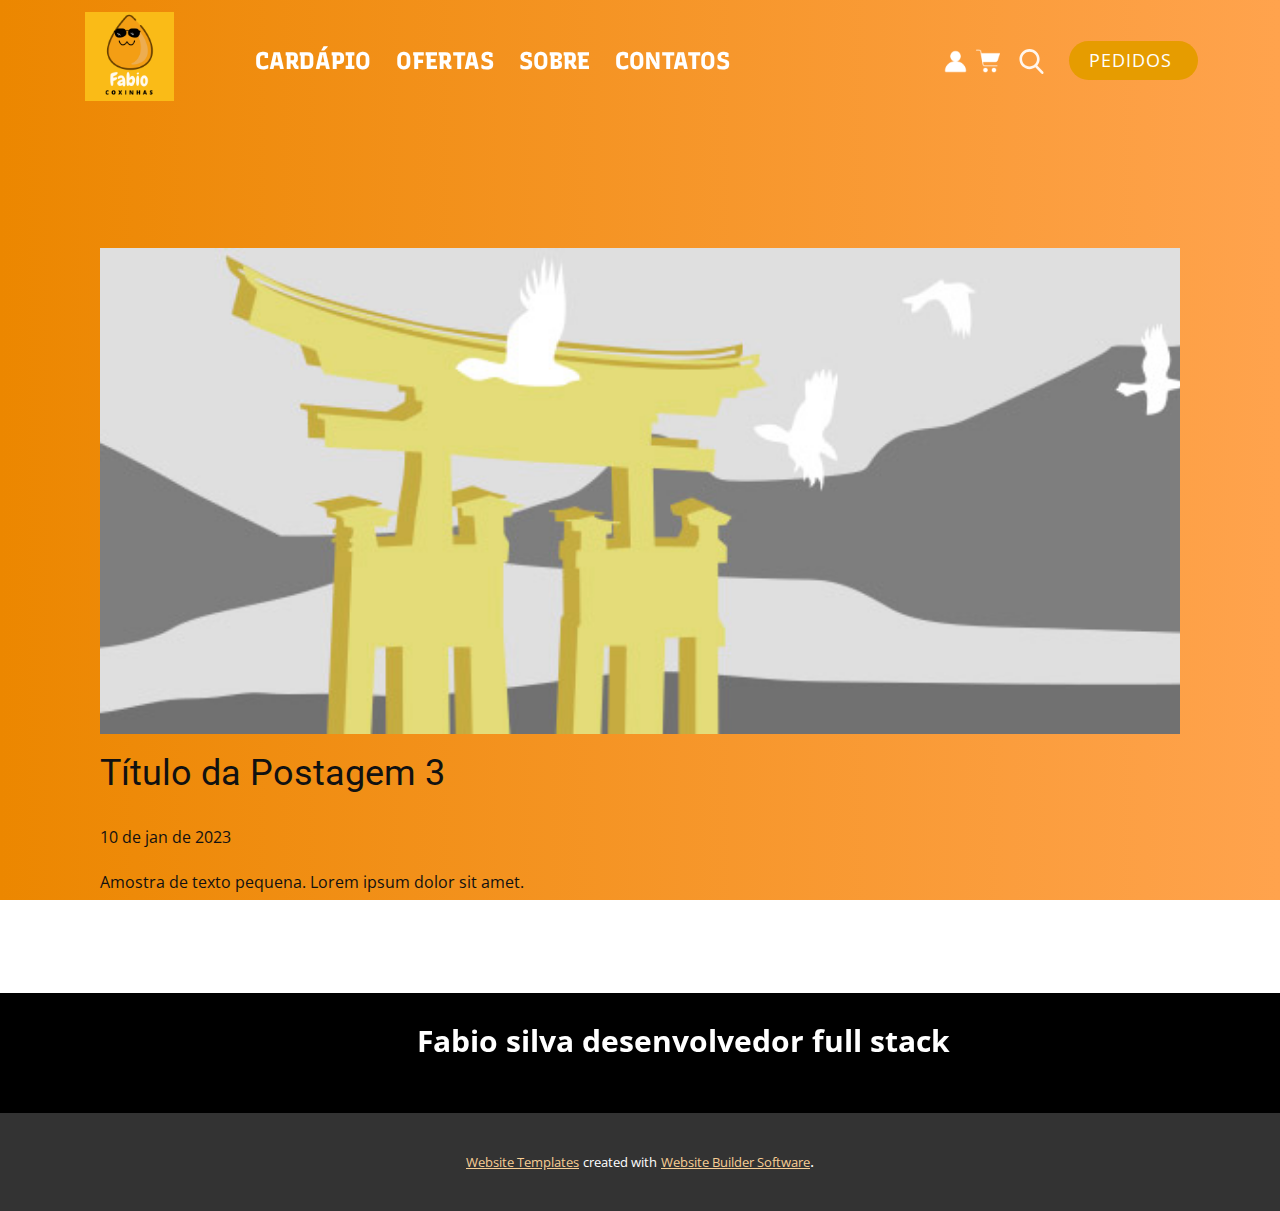
<file: blog/post-2.html>
<!DOCTYPE html>
<html style="font-size: 16px;" lang="pt"><head>
    <meta name="viewport" content="width=device-width, initial-scale=1.0">
    <meta charset="utf-8">
    <meta name="keywords" content="Título da Postagem 1">
    <meta name="description" content="">
    <title>Título da Postagem 3</title>
    <link rel="stylesheet" href="../nicepage.css" media="screen">
<link rel="stylesheet" href="../Post-Template.css" media="screen">
    <script class="u-script" type="text/javascript" src="../jquery.js" defer=""></script>
    <script class="u-script" type="text/javascript" src="../nicepage.js" defer=""></script>
    <meta name="generator" content="Nicepage 5.3.2, nicepage.com">
    <link id="u-theme-google-font" rel="stylesheet" href="https://fonts.googleapis.com/css?family=Roboto:100,100i,300,300i,400,400i,500,500i,700,700i,900,900i|Open+Sans:300,300i,400,400i,500,500i,600,600i,700,700i,800,800i">
    <link id="u-page-google-font" rel="stylesheet" href="https://fonts.googleapis.com/css?family=Open+Sans:300,300i,400,400i,500,500i,600,600i,700,700i,800,800i|Recursive:300,400,500,600,700,800,900">
    
    
    
    <script type="application/ld+json">{
		"@context": "http://schema.org",
		"@type": "Organization",
		"name": "Site1",
		"logo": "images/Logotipodamarca.png"
}</script>
    <meta name="theme-color" content="#ec8700">
  </head>
  <body class="u-body u-xl-mode" data-lang="pt"><header class="u-clearfix u-header u-sticky u-sticky-013c u-header" id="sec-f449" data-animation-name="" data-animation-duration="0" data-animation-delay="0" data-animation-direction=""><div class="u-clearfix u-sheet u-sheet-1">
        <a href="#" class="u-border-2 u-border-grey-75 u-btn u-btn-round u-button-style u-custom-color-15 u-hover-custom-color-15 u-radius-50 u-text-active-white u-text-custom-color-7 u-btn-1">Pedidos&nbsp; </a>
        <nav class="u-menu u-menu-dropdown u-offcanvas u-offcanvas-shift u-menu-1" data-responsive-from="MD" data-position="OFERTAS">
          <div class="menu-collapse u-custom-font" style="font-size: 1.5rem; letter-spacing: 0px; font-family: Recursive; text-transform: uppercase; font-weight: 800;">
            <a class="u-button-style u-custom-active-border-color u-custom-active-color u-custom-border u-custom-border-color u-custom-border-radius u-custom-borders u-custom-color u-custom-hover-border-color u-custom-hover-color u-custom-left-right-menu-spacing u-custom-padding-bottom u-custom-text-active-color u-custom-text-color u-custom-text-hover-color u-custom-top-bottom-menu-spacing u-nav-link u-text-active-palette-1-base u-text-grey-5 u-text-hover-palette-2-base" href="#">
              <svg class="u-svg-link" viewBox="0 0 24 24"><use xmlns:xlink="http://www.w3.org/1999/xlink" xlink:href="#menu-hamburger"></use></svg>
              <svg class="u-svg-content" version="1.1" id="menu-hamburger" viewBox="0 0 16 16" x="0px" y="0px" xmlns:xlink="http://www.w3.org/1999/xlink" xmlns="http://www.w3.org/2000/svg"><g><rect y="1" width="16" height="2"></rect><rect y="7" width="16" height="2"></rect><rect y="13" width="16" height="2"></rect>
</g></svg>
            </a>
          </div>
          <div class="u-custom-menu u-nav-container">
            <ul class="u-custom-font u-nav u-spacing-5 u-unstyled u-nav-1"><li class="u-nav-item"><a class="u-button-style u-nav-link u-text-hover-custom-color-5 u-text-white" href="../Fabio-Coxinhas-.html#carousel_cf3a" style="padding: 5px 10px;">Cardápio</a><div class="u-nav-popup"><ul class="u-custom-font u-h-spacing-20 u-nav u-unstyled u-v-spacing-12 u-nav-2"><li class="u-nav-item"><a class="u-button-style u-grey-80 u-nav-link">Sal​gados</a>
</li><li class="u-nav-item"><a class="u-button-style u-grey-80 u-nav-link">Coxinhas</a>
</li><li class="u-nav-item"><a class="u-button-style u-grey-80 u-nav-link">Empadão</a>
</li></ul>
</div>
</li><li class="u-nav-item"><a class="u-button-style u-nav-link u-text-hover-custom-color-5 u-text-white" href="../Fabio-Coxinhas-.html#pagehtmlOfertas" style="padding: 5px 10px;">Ofertas</a>
</li><li class="u-nav-item"><a class="u-button-style u-nav-link u-text-hover-custom-color-5 u-text-white" href="../Fabio-Coxinhas-.html#carousel_a538" style="padding: 5px 10px;">Sobre</a>
</li><li class="u-nav-item"><a class="u-button-style u-nav-link u-text-hover-custom-color-5 u-text-white" href="../Fabio-Coxinhas-.html#carousel_c24b" style="padding: 5px 10px;">Contatos</a>
</li></ul>
          </div>
          <div class="u-custom-menu u-nav-container-collapse">
            <div class="u-black u-container-style u-inner-container-layout u-opacity u-opacity-65 u-sidenav">
              <div class="u-inner-container-layout u-sidenav-overflow">
                <div class="u-menu-close"></div>
                <ul class="u-align-center u-nav u-popupmenu-items u-unstyled u-nav-3"><li class="u-nav-item"><a class="u-button-style u-nav-link" href="../Fabio-Coxinhas-.html#carousel_cf3a">Cardápio</a><div class="u-nav-popup"><ul class="u-custom-font u-h-spacing-20 u-nav u-unstyled u-v-spacing-12 u-nav-4"><li class="u-nav-item"><a class="u-button-style u-nav-link">Sal​gados</a>
</li><li class="u-nav-item"><a class="u-button-style u-nav-link">Coxinhas</a>
</li><li class="u-nav-item"><a class="u-button-style u-nav-link">Empadão</a>
</li></ul>
</div>
</li><li class="u-nav-item"><a class="u-button-style u-nav-link" href="../Fabio-Coxinhas-.html#pagehtmlOfertas">Ofertas</a>
</li><li class="u-nav-item"><a class="u-button-style u-nav-link" href="../Fabio-Coxinhas-.html#carousel_a538">Sobre</a>
</li><li class="u-nav-item"><a class="u-button-style u-nav-link" href="../Fabio-Coxinhas-.html#carousel_c24b">Contatos</a>
</li></ul>
              </div>
            </div>
            <div class="u-menu-overlay u-opacity u-opacity-70"></div>
          </div>
        </nav>
        <a href="https://nicepage.com" class="u-hover-feature u-image u-logo u-image-1" data-image-width="500" data-image-height="500">
          <img class="u-logo-image u-logo-image-1" src="../images/Logotipodamarca.png">
        </a>
        <div class="u-rotation-parent u-rotation-parent-1"><span class="u-file-icon u-flip-horizontal u-flip-vertical u-hover-feature u-icon u-rotate-180 u-text-white u-icon-1"><img src="../images/1332756-20fd7846.png" alt=""></span>
        </div><span class="u-hover-feature u-icon u-text-palette-2-light-3 u-icon-2"><svg class="u-svg-link" preserveAspectRatio="xMidYMin slice" viewBox="0 0 56.966 56.966" style=""><use xmlns:xlink="http://www.w3.org/1999/xlink" xlink:href="#svg-cfc5"></use></svg><svg class="u-svg-content" viewBox="0 0 56.966 56.966" x="0px" y="0px" id="svg-cfc5" style="enable-background:new 0 0 56.966 56.966;"><path d="M55.146,51.887L41.588,37.786c3.486-4.144,5.396-9.358,5.396-14.786c0-12.682-10.318-23-23-23s-23,10.318-23,23
	s10.318,23,23,23c4.761,0,9.298-1.436,13.177-4.162l13.661,14.208c0.571,0.593,1.339,0.92,2.162,0.92
	c0.779,0,1.518-0.297,2.079-0.837C56.255,54.982,56.293,53.08,55.146,51.887z M23.984,6c9.374,0,17,7.626,17,17s-7.626,17-17,17
	s-17-7.626-17-17S14.61,6,23.984,6z"></path></svg></span><span class="u-file-icon u-hover-feature u-icon u-text-white u-icon-3"><img src="../images/8089114-447098db.png" alt=""></span>
      </div></header>
    <section class="u-align-center u-clearfix u-section-1" id="sec-af0c">
      <div class="u-clearfix u-sheet u-valign-middle-md u-valign-middle-sm u-valign-middle-xs u-sheet-1"><!--post_details--><!--post_details_options_json--><!--{"source":""}--><!--/post_details_options_json--><!--blog_post-->
        <div class="u-container-style u-expanded-width u-post-details u-post-details-1">
          <div class="u-container-layout u-valign-middle u-container-layout-1"><!--blog_post_image-->
            <img alt="" class="u-blog-control u-expanded-width u-image u-image-default u-image-1" src="../images/8ad73f3c.jpeg"><!--/blog_post_image--><!--blog_post_header-->
            <h2 class="u-blog-control u-text u-text-1">Título da Postagem 3</h2><!--/blog_post_header--><!--blog_post_metadata-->
            <div class="u-blog-control u-metadata u-metadata-1"><!--blog_post_metadata_date-->
              <span class="u-meta-date u-meta-icon">10 de jan de 2023</span><!--/blog_post_metadata_date--><!--blog_post_metadata_category-->
              <!--/blog_post_metadata_category--><!--blog_post_metadata_comments-->
              <!--/blog_post_metadata_comments-->
            </div><!--/blog_post_metadata--><!--blog_post_content-->
            <div class="u-align-justify u-blog-control u-post-content u-text u-text-2 fr-view">
  Amostra de texto pequena. Lorem ipsum dolor sit amet.
  </div><!--/blog_post_content-->
          </div>
        </div><!--/blog_post--><!--/post_details-->
      </div>
    </section>
    
    
    
    <footer class="u-align-center u-black u-clearfix u-footer u-footer" id="sec-a4a5"><div class="u-clearfix u-sheet u-sheet-1">
        <p class="u-small-text u-text u-text-variant u-text-1" data-animation-name="pulse" data-animation-direction="" data-animation-duration="5000">&nbsp;Fabio silva&nbsp;desenvolvedor full stack&nbsp; </p>
      </div></footer>
    <section class="u-backlink u-clearfix u-grey-80">
      <a class="u-link" href="https://nicepage.com/website-templates" target="_blank">
        <span>Website Templates</span>
      </a>
      <p class="u-text">
        <span>created with</span>
      </p>
      <a class="u-link" href="" target="_blank">
        <span>Website Builder Software</span>
      </a>. 
    </section>
  
</body></html>
</file>
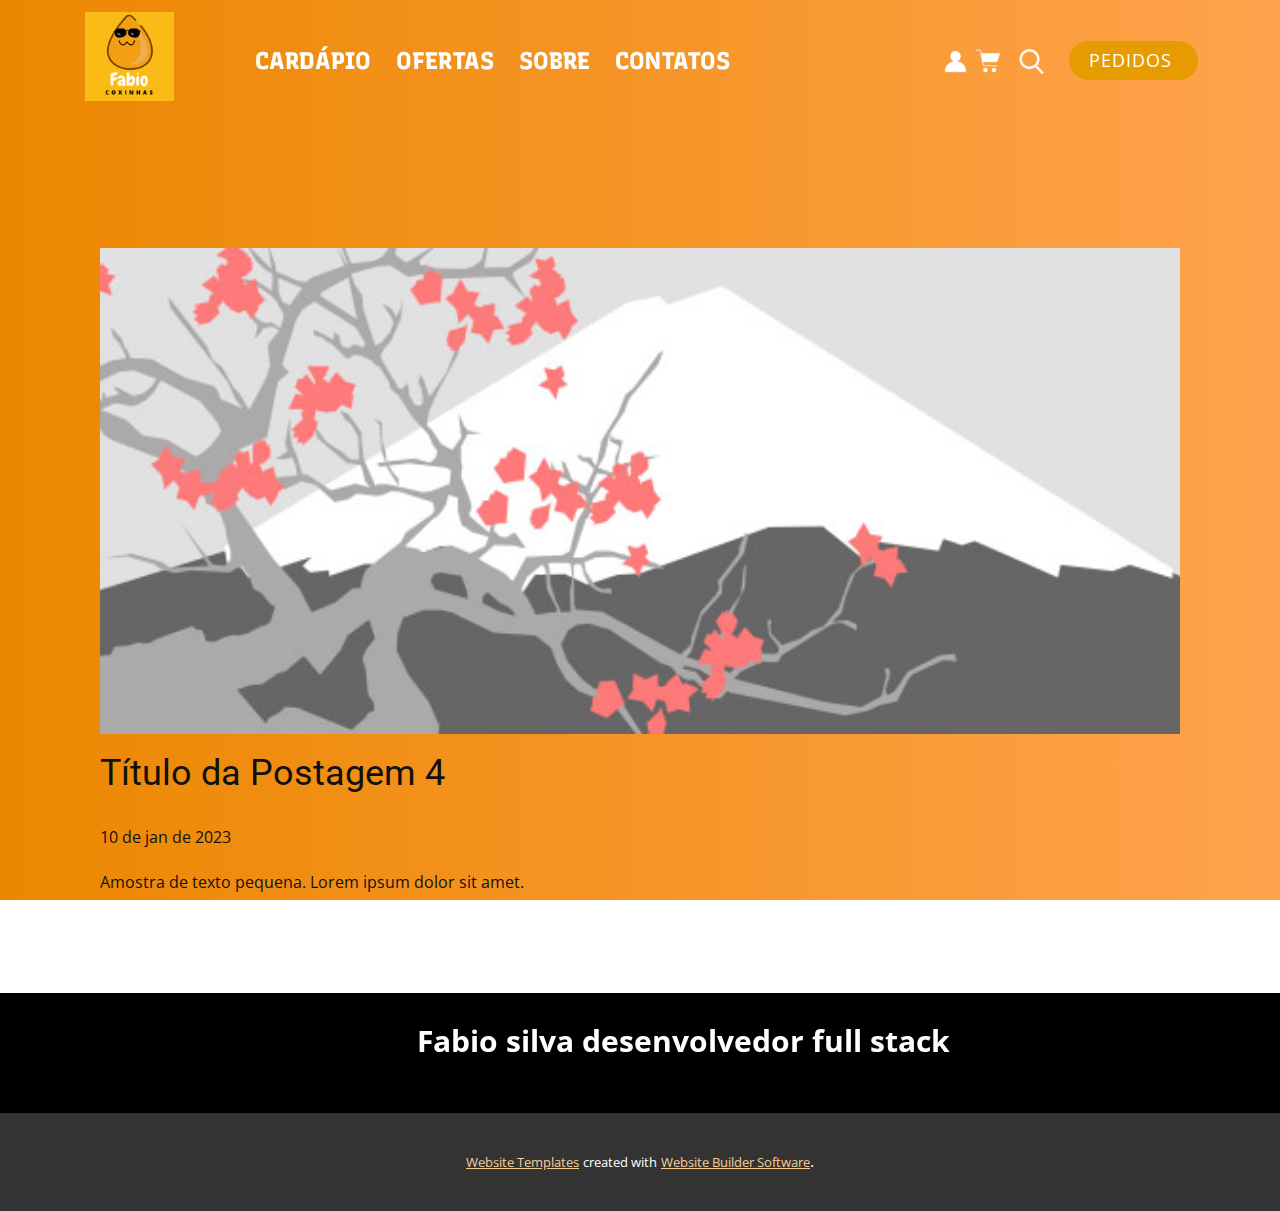
<file: blog/post-3.html>
<!DOCTYPE html>
<html style="font-size: 16px;" lang="pt"><head>
    <meta name="viewport" content="width=device-width, initial-scale=1.0">
    <meta charset="utf-8">
    <meta name="keywords" content="Título da Postagem 1">
    <meta name="description" content="">
    <title>Título da Postagem 4</title>
    <link rel="stylesheet" href="../nicepage.css" media="screen">
<link rel="stylesheet" href="../Post-Template.css" media="screen">
    <script class="u-script" type="text/javascript" src="../jquery.js" defer=""></script>
    <script class="u-script" type="text/javascript" src="../nicepage.js" defer=""></script>
    <meta name="generator" content="Nicepage 5.3.2, nicepage.com">
    <link id="u-theme-google-font" rel="stylesheet" href="https://fonts.googleapis.com/css?family=Roboto:100,100i,300,300i,400,400i,500,500i,700,700i,900,900i|Open+Sans:300,300i,400,400i,500,500i,600,600i,700,700i,800,800i">
    <link id="u-page-google-font" rel="stylesheet" href="https://fonts.googleapis.com/css?family=Open+Sans:300,300i,400,400i,500,500i,600,600i,700,700i,800,800i|Recursive:300,400,500,600,700,800,900">
    
    
    
    <script type="application/ld+json">{
		"@context": "http://schema.org",
		"@type": "Organization",
		"name": "Site1",
		"logo": "images/Logotipodamarca.png"
}</script>
    <meta name="theme-color" content="#ec8700">
  </head>
  <body class="u-body u-xl-mode" data-lang="pt"><header class="u-clearfix u-header u-sticky u-sticky-013c u-header" id="sec-f449" data-animation-name="" data-animation-duration="0" data-animation-delay="0" data-animation-direction=""><div class="u-clearfix u-sheet u-sheet-1">
        <a href="#" class="u-border-2 u-border-grey-75 u-btn u-btn-round u-button-style u-custom-color-15 u-hover-custom-color-15 u-radius-50 u-text-active-white u-text-custom-color-7 u-btn-1">Pedidos&nbsp; </a>
        <nav class="u-menu u-menu-dropdown u-offcanvas u-offcanvas-shift u-menu-1" data-responsive-from="MD" data-position="OFERTAS">
          <div class="menu-collapse u-custom-font" style="font-size: 1.5rem; letter-spacing: 0px; font-family: Recursive; text-transform: uppercase; font-weight: 800;">
            <a class="u-button-style u-custom-active-border-color u-custom-active-color u-custom-border u-custom-border-color u-custom-border-radius u-custom-borders u-custom-color u-custom-hover-border-color u-custom-hover-color u-custom-left-right-menu-spacing u-custom-padding-bottom u-custom-text-active-color u-custom-text-color u-custom-text-hover-color u-custom-top-bottom-menu-spacing u-nav-link u-text-active-palette-1-base u-text-grey-5 u-text-hover-palette-2-base" href="#">
              <svg class="u-svg-link" viewBox="0 0 24 24"><use xmlns:xlink="http://www.w3.org/1999/xlink" xlink:href="#menu-hamburger"></use></svg>
              <svg class="u-svg-content" version="1.1" id="menu-hamburger" viewBox="0 0 16 16" x="0px" y="0px" xmlns:xlink="http://www.w3.org/1999/xlink" xmlns="http://www.w3.org/2000/svg"><g><rect y="1" width="16" height="2"></rect><rect y="7" width="16" height="2"></rect><rect y="13" width="16" height="2"></rect>
</g></svg>
            </a>
          </div>
          <div class="u-custom-menu u-nav-container">
            <ul class="u-custom-font u-nav u-spacing-5 u-unstyled u-nav-1"><li class="u-nav-item"><a class="u-button-style u-nav-link u-text-hover-custom-color-5 u-text-white" href="../Fabio-Coxinhas-.html#carousel_cf3a" style="padding: 5px 10px;">Cardápio</a><div class="u-nav-popup"><ul class="u-custom-font u-h-spacing-20 u-nav u-unstyled u-v-spacing-12 u-nav-2"><li class="u-nav-item"><a class="u-button-style u-grey-80 u-nav-link">Sal​gados</a>
</li><li class="u-nav-item"><a class="u-button-style u-grey-80 u-nav-link">Coxinhas</a>
</li><li class="u-nav-item"><a class="u-button-style u-grey-80 u-nav-link">Empadão</a>
</li></ul>
</div>
</li><li class="u-nav-item"><a class="u-button-style u-nav-link u-text-hover-custom-color-5 u-text-white" href="../Fabio-Coxinhas-.html#pagehtmlOfertas" style="padding: 5px 10px;">Ofertas</a>
</li><li class="u-nav-item"><a class="u-button-style u-nav-link u-text-hover-custom-color-5 u-text-white" href="../Fabio-Coxinhas-.html#carousel_a538" style="padding: 5px 10px;">Sobre</a>
</li><li class="u-nav-item"><a class="u-button-style u-nav-link u-text-hover-custom-color-5 u-text-white" href="../Fabio-Coxinhas-.html#carousel_c24b" style="padding: 5px 10px;">Contatos</a>
</li></ul>
          </div>
          <div class="u-custom-menu u-nav-container-collapse">
            <div class="u-black u-container-style u-inner-container-layout u-opacity u-opacity-65 u-sidenav">
              <div class="u-inner-container-layout u-sidenav-overflow">
                <div class="u-menu-close"></div>
                <ul class="u-align-center u-nav u-popupmenu-items u-unstyled u-nav-3"><li class="u-nav-item"><a class="u-button-style u-nav-link" href="../Fabio-Coxinhas-.html#carousel_cf3a">Cardápio</a><div class="u-nav-popup"><ul class="u-custom-font u-h-spacing-20 u-nav u-unstyled u-v-spacing-12 u-nav-4"><li class="u-nav-item"><a class="u-button-style u-nav-link">Sal​gados</a>
</li><li class="u-nav-item"><a class="u-button-style u-nav-link">Coxinhas</a>
</li><li class="u-nav-item"><a class="u-button-style u-nav-link">Empadão</a>
</li></ul>
</div>
</li><li class="u-nav-item"><a class="u-button-style u-nav-link" href="../Fabio-Coxinhas-.html#pagehtmlOfertas">Ofertas</a>
</li><li class="u-nav-item"><a class="u-button-style u-nav-link" href="../Fabio-Coxinhas-.html#carousel_a538">Sobre</a>
</li><li class="u-nav-item"><a class="u-button-style u-nav-link" href="../Fabio-Coxinhas-.html#carousel_c24b">Contatos</a>
</li></ul>
              </div>
            </div>
            <div class="u-menu-overlay u-opacity u-opacity-70"></div>
          </div>
        </nav>
        <a href="https://nicepage.com" class="u-hover-feature u-image u-logo u-image-1" data-image-width="500" data-image-height="500">
          <img class="u-logo-image u-logo-image-1" src="../images/Logotipodamarca.png">
        </a>
        <div class="u-rotation-parent u-rotation-parent-1"><span class="u-file-icon u-flip-horizontal u-flip-vertical u-hover-feature u-icon u-rotate-180 u-text-white u-icon-1"><img src="../images/1332756-20fd7846.png" alt=""></span>
        </div><span class="u-hover-feature u-icon u-text-palette-2-light-3 u-icon-2"><svg class="u-svg-link" preserveAspectRatio="xMidYMin slice" viewBox="0 0 56.966 56.966" style=""><use xmlns:xlink="http://www.w3.org/1999/xlink" xlink:href="#svg-cfc5"></use></svg><svg class="u-svg-content" viewBox="0 0 56.966 56.966" x="0px" y="0px" id="svg-cfc5" style="enable-background:new 0 0 56.966 56.966;"><path d="M55.146,51.887L41.588,37.786c3.486-4.144,5.396-9.358,5.396-14.786c0-12.682-10.318-23-23-23s-23,10.318-23,23
	s10.318,23,23,23c4.761,0,9.298-1.436,13.177-4.162l13.661,14.208c0.571,0.593,1.339,0.92,2.162,0.92
	c0.779,0,1.518-0.297,2.079-0.837C56.255,54.982,56.293,53.08,55.146,51.887z M23.984,6c9.374,0,17,7.626,17,17s-7.626,17-17,17
	s-17-7.626-17-17S14.61,6,23.984,6z"></path></svg></span><span class="u-file-icon u-hover-feature u-icon u-text-white u-icon-3"><img src="../images/8089114-447098db.png" alt=""></span>
      </div></header>
    <section class="u-align-center u-clearfix u-section-1" id="sec-af0c">
      <div class="u-clearfix u-sheet u-valign-middle-md u-valign-middle-sm u-valign-middle-xs u-sheet-1"><!--post_details--><!--post_details_options_json--><!--{"source":""}--><!--/post_details_options_json--><!--blog_post-->
        <div class="u-container-style u-expanded-width u-post-details u-post-details-1">
          <div class="u-container-layout u-valign-middle u-container-layout-1"><!--blog_post_image-->
            <img alt="" class="u-blog-control u-expanded-width u-image u-image-default u-image-1" src="../images/0fd3416c.jpeg"><!--/blog_post_image--><!--blog_post_header-->
            <h2 class="u-blog-control u-text u-text-1">Título da Postagem 4</h2><!--/blog_post_header--><!--blog_post_metadata-->
            <div class="u-blog-control u-metadata u-metadata-1"><!--blog_post_metadata_date-->
              <span class="u-meta-date u-meta-icon">10 de jan de 2023</span><!--/blog_post_metadata_date--><!--blog_post_metadata_category-->
              <!--/blog_post_metadata_category--><!--blog_post_metadata_comments-->
              <!--/blog_post_metadata_comments-->
            </div><!--/blog_post_metadata--><!--blog_post_content-->
            <div class="u-align-justify u-blog-control u-post-content u-text u-text-2 fr-view">
  Amostra de texto pequena. Lorem ipsum dolor sit amet.
  </div><!--/blog_post_content-->
          </div>
        </div><!--/blog_post--><!--/post_details-->
      </div>
    </section>
    
    
    
    <footer class="u-align-center u-black u-clearfix u-footer u-footer" id="sec-a4a5"><div class="u-clearfix u-sheet u-sheet-1">
        <p class="u-small-text u-text u-text-variant u-text-1" data-animation-name="pulse" data-animation-direction="" data-animation-duration="5000">&nbsp;Fabio silva&nbsp;desenvolvedor full stack&nbsp; </p>
      </div></footer>
    <section class="u-backlink u-clearfix u-grey-80">
      <a class="u-link" href="https://nicepage.com/website-templates" target="_blank">
        <span>Website Templates</span>
      </a>
      <p class="u-text">
        <span>created with</span>
      </p>
      <a class="u-link" href="" target="_blank">
        <span>Website Builder Software</span>
      </a>. 
    </section>
  
</body></html>
</file>
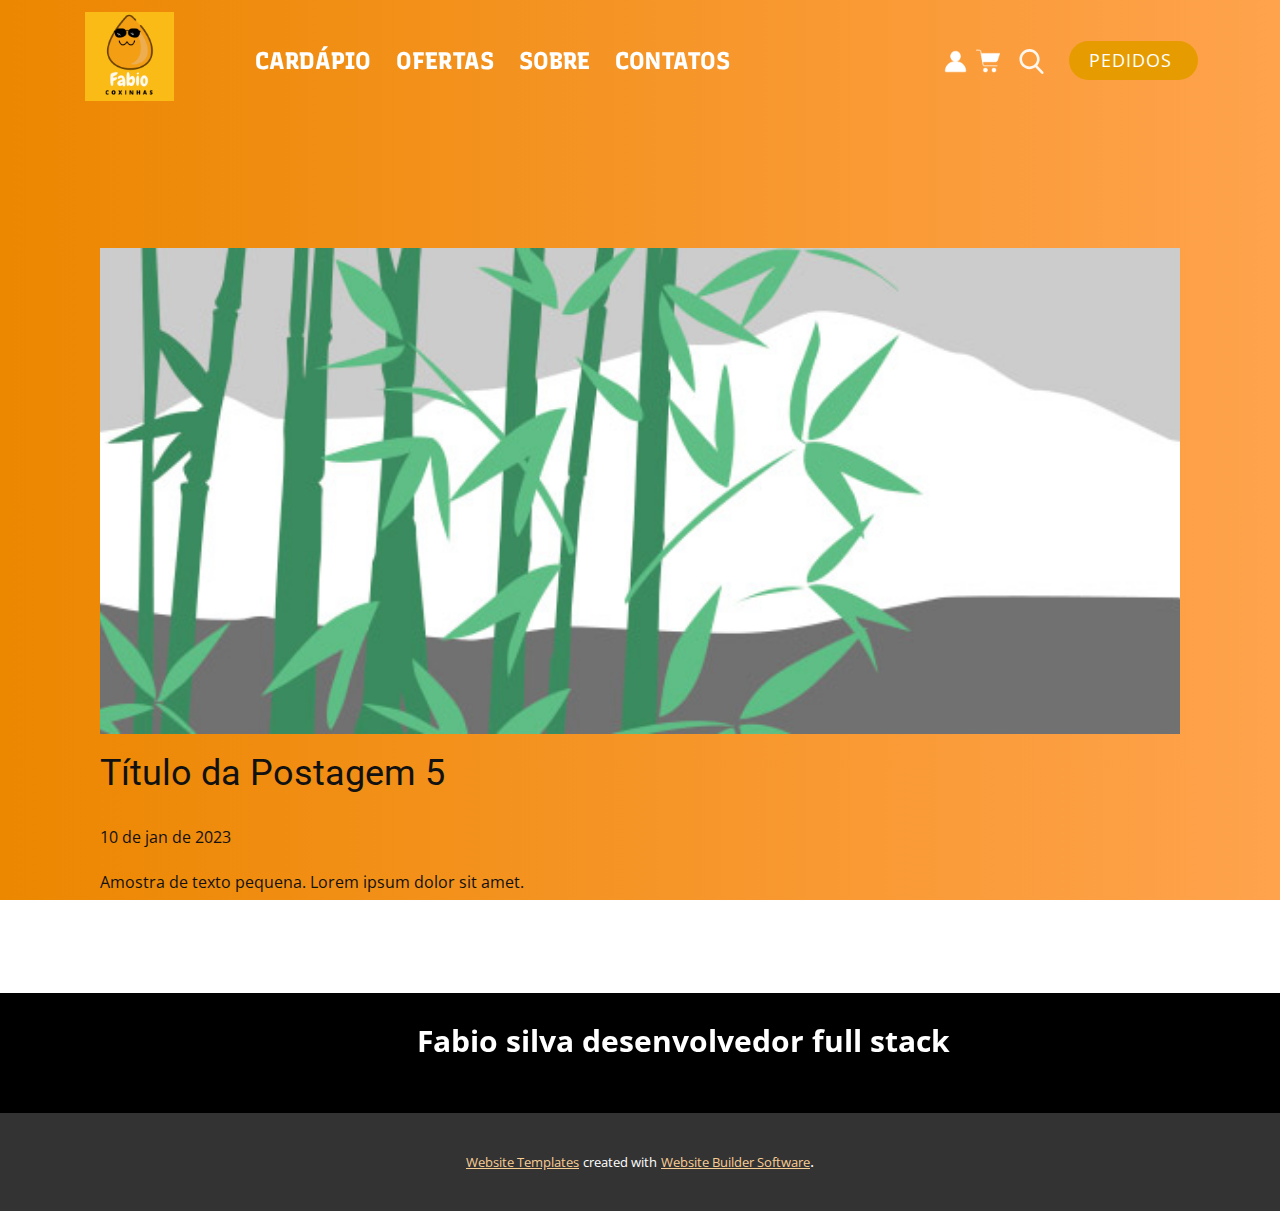
<file: blog/post-4.html>
<!DOCTYPE html>
<html style="font-size: 16px;" lang="pt"><head>
    <meta name="viewport" content="width=device-width, initial-scale=1.0">
    <meta charset="utf-8">
    <meta name="keywords" content="Título da Postagem 1">
    <meta name="description" content="">
    <title>Título da Postagem 5</title>
    <link rel="stylesheet" href="../nicepage.css" media="screen">
<link rel="stylesheet" href="../Post-Template.css" media="screen">
    <script class="u-script" type="text/javascript" src="../jquery.js" defer=""></script>
    <script class="u-script" type="text/javascript" src="../nicepage.js" defer=""></script>
    <meta name="generator" content="Nicepage 5.3.2, nicepage.com">
    <link id="u-theme-google-font" rel="stylesheet" href="https://fonts.googleapis.com/css?family=Roboto:100,100i,300,300i,400,400i,500,500i,700,700i,900,900i|Open+Sans:300,300i,400,400i,500,500i,600,600i,700,700i,800,800i">
    <link id="u-page-google-font" rel="stylesheet" href="https://fonts.googleapis.com/css?family=Open+Sans:300,300i,400,400i,500,500i,600,600i,700,700i,800,800i|Recursive:300,400,500,600,700,800,900">
    
    
    
    <script type="application/ld+json">{
		"@context": "http://schema.org",
		"@type": "Organization",
		"name": "Site1",
		"logo": "images/Logotipodamarca.png"
}</script>
    <meta name="theme-color" content="#ec8700">
  </head>
  <body class="u-body u-xl-mode" data-lang="pt"><header class="u-clearfix u-header u-sticky u-sticky-013c u-header" id="sec-f449" data-animation-name="" data-animation-duration="0" data-animation-delay="0" data-animation-direction=""><div class="u-clearfix u-sheet u-sheet-1">
        <a href="#" class="u-border-2 u-border-grey-75 u-btn u-btn-round u-button-style u-custom-color-15 u-hover-custom-color-15 u-radius-50 u-text-active-white u-text-custom-color-7 u-btn-1">Pedidos&nbsp; </a>
        <nav class="u-menu u-menu-dropdown u-offcanvas u-offcanvas-shift u-menu-1" data-responsive-from="MD" data-position="OFERTAS">
          <div class="menu-collapse u-custom-font" style="font-size: 1.5rem; letter-spacing: 0px; font-family: Recursive; text-transform: uppercase; font-weight: 800;">
            <a class="u-button-style u-custom-active-border-color u-custom-active-color u-custom-border u-custom-border-color u-custom-border-radius u-custom-borders u-custom-color u-custom-hover-border-color u-custom-hover-color u-custom-left-right-menu-spacing u-custom-padding-bottom u-custom-text-active-color u-custom-text-color u-custom-text-hover-color u-custom-top-bottom-menu-spacing u-nav-link u-text-active-palette-1-base u-text-grey-5 u-text-hover-palette-2-base" href="#">
              <svg class="u-svg-link" viewBox="0 0 24 24"><use xmlns:xlink="http://www.w3.org/1999/xlink" xlink:href="#menu-hamburger"></use></svg>
              <svg class="u-svg-content" version="1.1" id="menu-hamburger" viewBox="0 0 16 16" x="0px" y="0px" xmlns:xlink="http://www.w3.org/1999/xlink" xmlns="http://www.w3.org/2000/svg"><g><rect y="1" width="16" height="2"></rect><rect y="7" width="16" height="2"></rect><rect y="13" width="16" height="2"></rect>
</g></svg>
            </a>
          </div>
          <div class="u-custom-menu u-nav-container">
            <ul class="u-custom-font u-nav u-spacing-5 u-unstyled u-nav-1"><li class="u-nav-item"><a class="u-button-style u-nav-link u-text-hover-custom-color-5 u-text-white" href="../Fabio-Coxinhas-.html#carousel_cf3a" style="padding: 5px 10px;">Cardápio</a><div class="u-nav-popup"><ul class="u-custom-font u-h-spacing-20 u-nav u-unstyled u-v-spacing-12 u-nav-2"><li class="u-nav-item"><a class="u-button-style u-grey-80 u-nav-link">Sal​gados</a>
</li><li class="u-nav-item"><a class="u-button-style u-grey-80 u-nav-link">Coxinhas</a>
</li><li class="u-nav-item"><a class="u-button-style u-grey-80 u-nav-link">Empadão</a>
</li></ul>
</div>
</li><li class="u-nav-item"><a class="u-button-style u-nav-link u-text-hover-custom-color-5 u-text-white" href="../Fabio-Coxinhas-.html#pagehtmlOfertas" style="padding: 5px 10px;">Ofertas</a>
</li><li class="u-nav-item"><a class="u-button-style u-nav-link u-text-hover-custom-color-5 u-text-white" href="../Fabio-Coxinhas-.html#carousel_a538" style="padding: 5px 10px;">Sobre</a>
</li><li class="u-nav-item"><a class="u-button-style u-nav-link u-text-hover-custom-color-5 u-text-white" href="../Fabio-Coxinhas-.html#carousel_c24b" style="padding: 5px 10px;">Contatos</a>
</li></ul>
          </div>
          <div class="u-custom-menu u-nav-container-collapse">
            <div class="u-black u-container-style u-inner-container-layout u-opacity u-opacity-65 u-sidenav">
              <div class="u-inner-container-layout u-sidenav-overflow">
                <div class="u-menu-close"></div>
                <ul class="u-align-center u-nav u-popupmenu-items u-unstyled u-nav-3"><li class="u-nav-item"><a class="u-button-style u-nav-link" href="../Fabio-Coxinhas-.html#carousel_cf3a">Cardápio</a><div class="u-nav-popup"><ul class="u-custom-font u-h-spacing-20 u-nav u-unstyled u-v-spacing-12 u-nav-4"><li class="u-nav-item"><a class="u-button-style u-nav-link">Sal​gados</a>
</li><li class="u-nav-item"><a class="u-button-style u-nav-link">Coxinhas</a>
</li><li class="u-nav-item"><a class="u-button-style u-nav-link">Empadão</a>
</li></ul>
</div>
</li><li class="u-nav-item"><a class="u-button-style u-nav-link" href="../Fabio-Coxinhas-.html#pagehtmlOfertas">Ofertas</a>
</li><li class="u-nav-item"><a class="u-button-style u-nav-link" href="../Fabio-Coxinhas-.html#carousel_a538">Sobre</a>
</li><li class="u-nav-item"><a class="u-button-style u-nav-link" href="../Fabio-Coxinhas-.html#carousel_c24b">Contatos</a>
</li></ul>
              </div>
            </div>
            <div class="u-menu-overlay u-opacity u-opacity-70"></div>
          </div>
        </nav>
        <a href="https://nicepage.com" class="u-hover-feature u-image u-logo u-image-1" data-image-width="500" data-image-height="500">
          <img class="u-logo-image u-logo-image-1" src="../images/Logotipodamarca.png">
        </a>
        <div class="u-rotation-parent u-rotation-parent-1"><span class="u-file-icon u-flip-horizontal u-flip-vertical u-hover-feature u-icon u-rotate-180 u-text-white u-icon-1"><img src="../images/1332756-20fd7846.png" alt=""></span>
        </div><span class="u-hover-feature u-icon u-text-palette-2-light-3 u-icon-2"><svg class="u-svg-link" preserveAspectRatio="xMidYMin slice" viewBox="0 0 56.966 56.966" style=""><use xmlns:xlink="http://www.w3.org/1999/xlink" xlink:href="#svg-cfc5"></use></svg><svg class="u-svg-content" viewBox="0 0 56.966 56.966" x="0px" y="0px" id="svg-cfc5" style="enable-background:new 0 0 56.966 56.966;"><path d="M55.146,51.887L41.588,37.786c3.486-4.144,5.396-9.358,5.396-14.786c0-12.682-10.318-23-23-23s-23,10.318-23,23
	s10.318,23,23,23c4.761,0,9.298-1.436,13.177-4.162l13.661,14.208c0.571,0.593,1.339,0.92,2.162,0.92
	c0.779,0,1.518-0.297,2.079-0.837C56.255,54.982,56.293,53.08,55.146,51.887z M23.984,6c9.374,0,17,7.626,17,17s-7.626,17-17,17
	s-17-7.626-17-17S14.61,6,23.984,6z"></path></svg></span><span class="u-file-icon u-hover-feature u-icon u-text-white u-icon-3"><img src="../images/8089114-447098db.png" alt=""></span>
      </div></header>
    <section class="u-align-center u-clearfix u-section-1" id="sec-af0c">
      <div class="u-clearfix u-sheet u-valign-middle-md u-valign-middle-sm u-valign-middle-xs u-sheet-1"><!--post_details--><!--post_details_options_json--><!--{"source":""}--><!--/post_details_options_json--><!--blog_post-->
        <div class="u-container-style u-expanded-width u-post-details u-post-details-1">
          <div class="u-container-layout u-valign-middle u-container-layout-1"><!--blog_post_image-->
            <img alt="" class="u-blog-control u-expanded-width u-image u-image-default u-image-1" src="../images/68f64b9d.jpeg"><!--/blog_post_image--><!--blog_post_header-->
            <h2 class="u-blog-control u-text u-text-1">Título da Postagem 5</h2><!--/blog_post_header--><!--blog_post_metadata-->
            <div class="u-blog-control u-metadata u-metadata-1"><!--blog_post_metadata_date-->
              <span class="u-meta-date u-meta-icon">10 de jan de 2023</span><!--/blog_post_metadata_date--><!--blog_post_metadata_category-->
              <!--/blog_post_metadata_category--><!--blog_post_metadata_comments-->
              <!--/blog_post_metadata_comments-->
            </div><!--/blog_post_metadata--><!--blog_post_content-->
            <div class="u-align-justify u-blog-control u-post-content u-text u-text-2 fr-view">
  Amostra de texto pequena. Lorem ipsum dolor sit amet.
  </div><!--/blog_post_content-->
          </div>
        </div><!--/blog_post--><!--/post_details-->
      </div>
    </section>
    
    
    
    <footer class="u-align-center u-black u-clearfix u-footer u-footer" id="sec-a4a5"><div class="u-clearfix u-sheet u-sheet-1">
        <p class="u-small-text u-text u-text-variant u-text-1" data-animation-name="pulse" data-animation-direction="" data-animation-duration="5000">&nbsp;Fabio silva&nbsp;desenvolvedor full stack&nbsp; </p>
      </div></footer>
    <section class="u-backlink u-clearfix u-grey-80">
      <a class="u-link" href="https://nicepage.com/website-templates" target="_blank">
        <span>Website Templates</span>
      </a>
      <p class="u-text">
        <span>created with</span>
      </p>
      <a class="u-link" href="" target="_blank">
        <span>Website Builder Software</span>
      </a>. 
    </section>
  
</body></html>
</file>
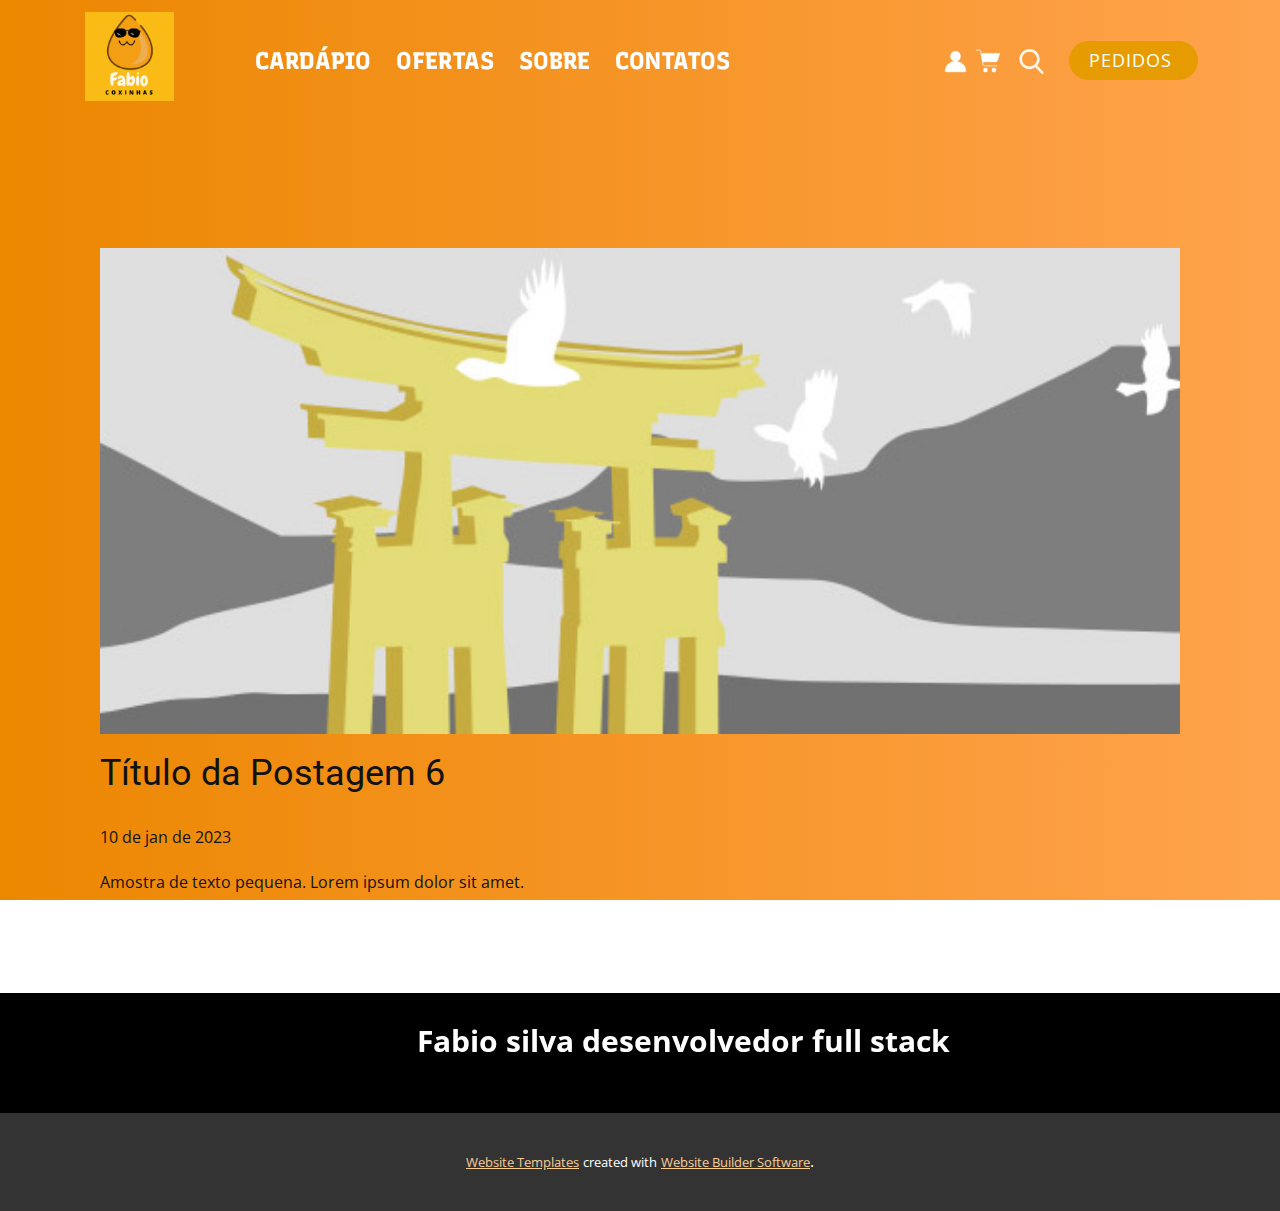
<file: blog/post-5.html>
<!DOCTYPE html>
<html style="font-size: 16px;" lang="pt"><head>
    <meta name="viewport" content="width=device-width, initial-scale=1.0">
    <meta charset="utf-8">
    <meta name="keywords" content="Título da Postagem 1">
    <meta name="description" content="">
    <title>Título da Postagem 6</title>
    <link rel="stylesheet" href="../nicepage.css" media="screen">
<link rel="stylesheet" href="../Post-Template.css" media="screen">
    <script class="u-script" type="text/javascript" src="../jquery.js" defer=""></script>
    <script class="u-script" type="text/javascript" src="../nicepage.js" defer=""></script>
    <meta name="generator" content="Nicepage 5.3.2, nicepage.com">
    <link id="u-theme-google-font" rel="stylesheet" href="https://fonts.googleapis.com/css?family=Roboto:100,100i,300,300i,400,400i,500,500i,700,700i,900,900i|Open+Sans:300,300i,400,400i,500,500i,600,600i,700,700i,800,800i">
    <link id="u-page-google-font" rel="stylesheet" href="https://fonts.googleapis.com/css?family=Open+Sans:300,300i,400,400i,500,500i,600,600i,700,700i,800,800i|Recursive:300,400,500,600,700,800,900">
    
    
    
    <script type="application/ld+json">{
		"@context": "http://schema.org",
		"@type": "Organization",
		"name": "Site1",
		"logo": "images/Logotipodamarca.png"
}</script>
    <meta name="theme-color" content="#ec8700">
  </head>
  <body class="u-body u-xl-mode" data-lang="pt"><header class="u-clearfix u-header u-sticky u-sticky-013c u-header" id="sec-f449" data-animation-name="" data-animation-duration="0" data-animation-delay="0" data-animation-direction=""><div class="u-clearfix u-sheet u-sheet-1">
        <a href="#" class="u-border-2 u-border-grey-75 u-btn u-btn-round u-button-style u-custom-color-15 u-hover-custom-color-15 u-radius-50 u-text-active-white u-text-custom-color-7 u-btn-1">Pedidos&nbsp; </a>
        <nav class="u-menu u-menu-dropdown u-offcanvas u-offcanvas-shift u-menu-1" data-responsive-from="MD" data-position="OFERTAS">
          <div class="menu-collapse u-custom-font" style="font-size: 1.5rem; letter-spacing: 0px; font-family: Recursive; text-transform: uppercase; font-weight: 800;">
            <a class="u-button-style u-custom-active-border-color u-custom-active-color u-custom-border u-custom-border-color u-custom-border-radius u-custom-borders u-custom-color u-custom-hover-border-color u-custom-hover-color u-custom-left-right-menu-spacing u-custom-padding-bottom u-custom-text-active-color u-custom-text-color u-custom-text-hover-color u-custom-top-bottom-menu-spacing u-nav-link u-text-active-palette-1-base u-text-grey-5 u-text-hover-palette-2-base" href="#">
              <svg class="u-svg-link" viewBox="0 0 24 24"><use xmlns:xlink="http://www.w3.org/1999/xlink" xlink:href="#menu-hamburger"></use></svg>
              <svg class="u-svg-content" version="1.1" id="menu-hamburger" viewBox="0 0 16 16" x="0px" y="0px" xmlns:xlink="http://www.w3.org/1999/xlink" xmlns="http://www.w3.org/2000/svg"><g><rect y="1" width="16" height="2"></rect><rect y="7" width="16" height="2"></rect><rect y="13" width="16" height="2"></rect>
</g></svg>
            </a>
          </div>
          <div class="u-custom-menu u-nav-container">
            <ul class="u-custom-font u-nav u-spacing-5 u-unstyled u-nav-1"><li class="u-nav-item"><a class="u-button-style u-nav-link u-text-hover-custom-color-5 u-text-white" href="../Fabio-Coxinhas-.html#carousel_cf3a" style="padding: 5px 10px;">Cardápio</a><div class="u-nav-popup"><ul class="u-custom-font u-h-spacing-20 u-nav u-unstyled u-v-spacing-12 u-nav-2"><li class="u-nav-item"><a class="u-button-style u-grey-80 u-nav-link">Sal​gados</a>
</li><li class="u-nav-item"><a class="u-button-style u-grey-80 u-nav-link">Coxinhas</a>
</li><li class="u-nav-item"><a class="u-button-style u-grey-80 u-nav-link">Empadão</a>
</li></ul>
</div>
</li><li class="u-nav-item"><a class="u-button-style u-nav-link u-text-hover-custom-color-5 u-text-white" href="../Fabio-Coxinhas-.html#pagehtmlOfertas" style="padding: 5px 10px;">Ofertas</a>
</li><li class="u-nav-item"><a class="u-button-style u-nav-link u-text-hover-custom-color-5 u-text-white" href="../Fabio-Coxinhas-.html#carousel_a538" style="padding: 5px 10px;">Sobre</a>
</li><li class="u-nav-item"><a class="u-button-style u-nav-link u-text-hover-custom-color-5 u-text-white" href="../Fabio-Coxinhas-.html#carousel_c24b" style="padding: 5px 10px;">Contatos</a>
</li></ul>
          </div>
          <div class="u-custom-menu u-nav-container-collapse">
            <div class="u-black u-container-style u-inner-container-layout u-opacity u-opacity-65 u-sidenav">
              <div class="u-inner-container-layout u-sidenav-overflow">
                <div class="u-menu-close"></div>
                <ul class="u-align-center u-nav u-popupmenu-items u-unstyled u-nav-3"><li class="u-nav-item"><a class="u-button-style u-nav-link" href="../Fabio-Coxinhas-.html#carousel_cf3a">Cardápio</a><div class="u-nav-popup"><ul class="u-custom-font u-h-spacing-20 u-nav u-unstyled u-v-spacing-12 u-nav-4"><li class="u-nav-item"><a class="u-button-style u-nav-link">Sal​gados</a>
</li><li class="u-nav-item"><a class="u-button-style u-nav-link">Coxinhas</a>
</li><li class="u-nav-item"><a class="u-button-style u-nav-link">Empadão</a>
</li></ul>
</div>
</li><li class="u-nav-item"><a class="u-button-style u-nav-link" href="../Fabio-Coxinhas-.html#pagehtmlOfertas">Ofertas</a>
</li><li class="u-nav-item"><a class="u-button-style u-nav-link" href="../Fabio-Coxinhas-.html#carousel_a538">Sobre</a>
</li><li class="u-nav-item"><a class="u-button-style u-nav-link" href="../Fabio-Coxinhas-.html#carousel_c24b">Contatos</a>
</li></ul>
              </div>
            </div>
            <div class="u-menu-overlay u-opacity u-opacity-70"></div>
          </div>
        </nav>
        <a href="https://nicepage.com" class="u-hover-feature u-image u-logo u-image-1" data-image-width="500" data-image-height="500">
          <img class="u-logo-image u-logo-image-1" src="../images/Logotipodamarca.png">
        </a>
        <div class="u-rotation-parent u-rotation-parent-1"><span class="u-file-icon u-flip-horizontal u-flip-vertical u-hover-feature u-icon u-rotate-180 u-text-white u-icon-1"><img src="../images/1332756-20fd7846.png" alt=""></span>
        </div><span class="u-hover-feature u-icon u-text-palette-2-light-3 u-icon-2"><svg class="u-svg-link" preserveAspectRatio="xMidYMin slice" viewBox="0 0 56.966 56.966" style=""><use xmlns:xlink="http://www.w3.org/1999/xlink" xlink:href="#svg-cfc5"></use></svg><svg class="u-svg-content" viewBox="0 0 56.966 56.966" x="0px" y="0px" id="svg-cfc5" style="enable-background:new 0 0 56.966 56.966;"><path d="M55.146,51.887L41.588,37.786c3.486-4.144,5.396-9.358,5.396-14.786c0-12.682-10.318-23-23-23s-23,10.318-23,23
	s10.318,23,23,23c4.761,0,9.298-1.436,13.177-4.162l13.661,14.208c0.571,0.593,1.339,0.92,2.162,0.92
	c0.779,0,1.518-0.297,2.079-0.837C56.255,54.982,56.293,53.08,55.146,51.887z M23.984,6c9.374,0,17,7.626,17,17s-7.626,17-17,17
	s-17-7.626-17-17S14.61,6,23.984,6z"></path></svg></span><span class="u-file-icon u-hover-feature u-icon u-text-white u-icon-3"><img src="../images/8089114-447098db.png" alt=""></span>
      </div></header>
    <section class="u-align-center u-clearfix u-section-1" id="sec-af0c">
      <div class="u-clearfix u-sheet u-valign-middle-md u-valign-middle-sm u-valign-middle-xs u-sheet-1"><!--post_details--><!--post_details_options_json--><!--{"source":""}--><!--/post_details_options_json--><!--blog_post-->
        <div class="u-container-style u-expanded-width u-post-details u-post-details-1">
          <div class="u-container-layout u-valign-middle u-container-layout-1"><!--blog_post_image-->
            <img alt="" class="u-blog-control u-expanded-width u-image u-image-default u-image-1" src="../images/8ad73f3c.jpeg"><!--/blog_post_image--><!--blog_post_header-->
            <h2 class="u-blog-control u-text u-text-1">Título da Postagem 6</h2><!--/blog_post_header--><!--blog_post_metadata-->
            <div class="u-blog-control u-metadata u-metadata-1"><!--blog_post_metadata_date-->
              <span class="u-meta-date u-meta-icon">10 de jan de 2023</span><!--/blog_post_metadata_date--><!--blog_post_metadata_category-->
              <!--/blog_post_metadata_category--><!--blog_post_metadata_comments-->
              <!--/blog_post_metadata_comments-->
            </div><!--/blog_post_metadata--><!--blog_post_content-->
            <div class="u-align-justify u-blog-control u-post-content u-text u-text-2 fr-view">
  Amostra de texto pequena. Lorem ipsum dolor sit amet.
  </div><!--/blog_post_content-->
          </div>
        </div><!--/blog_post--><!--/post_details-->
      </div>
    </section>
    
    
    
    <footer class="u-align-center u-black u-clearfix u-footer u-footer" id="sec-a4a5"><div class="u-clearfix u-sheet u-sheet-1">
        <p class="u-small-text u-text u-text-variant u-text-1" data-animation-name="pulse" data-animation-direction="" data-animation-duration="5000">&nbsp;Fabio silva&nbsp;desenvolvedor full stack&nbsp; </p>
      </div></footer>
    <section class="u-backlink u-clearfix u-grey-80">
      <a class="u-link" href="https://nicepage.com/website-templates" target="_blank">
        <span>Website Templates</span>
      </a>
      <p class="u-text">
        <span>created with</span>
      </p>
      <a class="u-link" href="" target="_blank">
        <span>Website Builder Software</span>
      </a>. 
    </section>
  
</body></html>
</file>
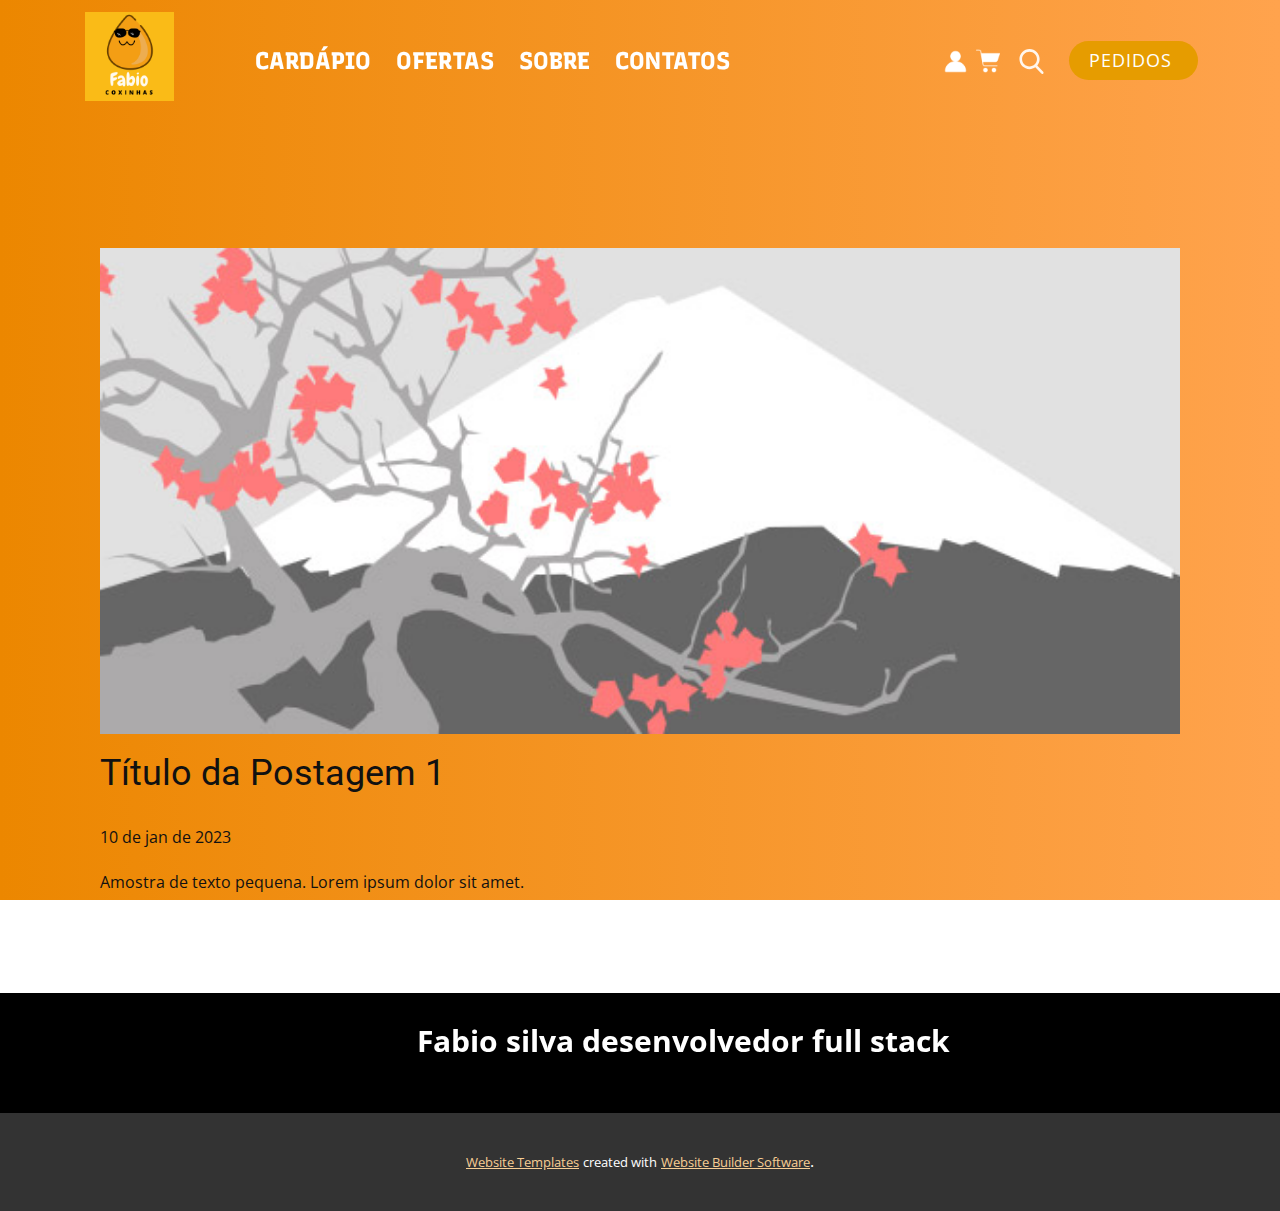
<file: blog/post.html>
<!DOCTYPE html>
<html style="font-size: 16px;" lang="pt"><head>
    <meta name="viewport" content="width=device-width, initial-scale=1.0">
    <meta charset="utf-8">
    <meta name="keywords" content="Título da Postagem 1">
    <meta name="description" content="">
    <title>Título da Postagem 1</title>
    <link rel="stylesheet" href="../nicepage.css" media="screen">
<link rel="stylesheet" href="../Post-Template.css" media="screen">
    <script class="u-script" type="text/javascript" src="../jquery.js" defer=""></script>
    <script class="u-script" type="text/javascript" src="../nicepage.js" defer=""></script>
    <meta name="generator" content="Nicepage 5.3.2, nicepage.com">
    <link id="u-theme-google-font" rel="stylesheet" href="https://fonts.googleapis.com/css?family=Roboto:100,100i,300,300i,400,400i,500,500i,700,700i,900,900i|Open+Sans:300,300i,400,400i,500,500i,600,600i,700,700i,800,800i">
    <link id="u-page-google-font" rel="stylesheet" href="https://fonts.googleapis.com/css?family=Open+Sans:300,300i,400,400i,500,500i,600,600i,700,700i,800,800i|Recursive:300,400,500,600,700,800,900">
    
    
    
    <script type="application/ld+json">{
		"@context": "http://schema.org",
		"@type": "Organization",
		"name": "Site1",
		"logo": "images/Logotipodamarca.png"
}</script>
    <meta name="theme-color" content="#ec8700">
  </head>
  <body class="u-body u-xl-mode" data-lang="pt"><header class="u-clearfix u-header u-sticky u-sticky-013c u-header" id="sec-f449" data-animation-name="" data-animation-duration="0" data-animation-delay="0" data-animation-direction=""><div class="u-clearfix u-sheet u-sheet-1">
        <a href="#" class="u-border-2 u-border-grey-75 u-btn u-btn-round u-button-style u-custom-color-15 u-hover-custom-color-15 u-radius-50 u-text-active-white u-text-custom-color-7 u-btn-1">Pedidos&nbsp; </a>
        <nav class="u-menu u-menu-dropdown u-offcanvas u-offcanvas-shift u-menu-1" data-responsive-from="MD" data-position="OFERTAS">
          <div class="menu-collapse u-custom-font" style="font-size: 1.5rem; letter-spacing: 0px; font-family: Recursive; text-transform: uppercase; font-weight: 800;">
            <a class="u-button-style u-custom-active-border-color u-custom-active-color u-custom-border u-custom-border-color u-custom-border-radius u-custom-borders u-custom-color u-custom-hover-border-color u-custom-hover-color u-custom-left-right-menu-spacing u-custom-padding-bottom u-custom-text-active-color u-custom-text-color u-custom-text-hover-color u-custom-top-bottom-menu-spacing u-nav-link u-text-active-palette-1-base u-text-grey-5 u-text-hover-palette-2-base" href="#">
              <svg class="u-svg-link" viewBox="0 0 24 24"><use xmlns:xlink="http://www.w3.org/1999/xlink" xlink:href="#menu-hamburger"></use></svg>
              <svg class="u-svg-content" version="1.1" id="menu-hamburger" viewBox="0 0 16 16" x="0px" y="0px" xmlns:xlink="http://www.w3.org/1999/xlink" xmlns="http://www.w3.org/2000/svg"><g><rect y="1" width="16" height="2"></rect><rect y="7" width="16" height="2"></rect><rect y="13" width="16" height="2"></rect>
</g></svg>
            </a>
          </div>
          <div class="u-custom-menu u-nav-container">
            <ul class="u-custom-font u-nav u-spacing-5 u-unstyled u-nav-1"><li class="u-nav-item"><a class="u-button-style u-nav-link u-text-hover-custom-color-5 u-text-white" href="../Fabio-Coxinhas-.html#carousel_cf3a" style="padding: 5px 10px;">Cardápio</a><div class="u-nav-popup"><ul class="u-custom-font u-h-spacing-20 u-nav u-unstyled u-v-spacing-12 u-nav-2"><li class="u-nav-item"><a class="u-button-style u-grey-80 u-nav-link">Sal​gados</a>
</li><li class="u-nav-item"><a class="u-button-style u-grey-80 u-nav-link">Coxinhas</a>
</li><li class="u-nav-item"><a class="u-button-style u-grey-80 u-nav-link">Empadão</a>
</li></ul>
</div>
</li><li class="u-nav-item"><a class="u-button-style u-nav-link u-text-hover-custom-color-5 u-text-white" href="../Fabio-Coxinhas-.html#pagehtmlOfertas" style="padding: 5px 10px;">Ofertas</a>
</li><li class="u-nav-item"><a class="u-button-style u-nav-link u-text-hover-custom-color-5 u-text-white" href="../Fabio-Coxinhas-.html#carousel_a538" style="padding: 5px 10px;">Sobre</a>
</li><li class="u-nav-item"><a class="u-button-style u-nav-link u-text-hover-custom-color-5 u-text-white" href="../Fabio-Coxinhas-.html#carousel_c24b" style="padding: 5px 10px;">Contatos</a>
</li></ul>
          </div>
          <div class="u-custom-menu u-nav-container-collapse">
            <div class="u-black u-container-style u-inner-container-layout u-opacity u-opacity-65 u-sidenav">
              <div class="u-inner-container-layout u-sidenav-overflow">
                <div class="u-menu-close"></div>
                <ul class="u-align-center u-nav u-popupmenu-items u-unstyled u-nav-3"><li class="u-nav-item"><a class="u-button-style u-nav-link" href="../Fabio-Coxinhas-.html#carousel_cf3a">Cardápio</a><div class="u-nav-popup"><ul class="u-custom-font u-h-spacing-20 u-nav u-unstyled u-v-spacing-12 u-nav-4"><li class="u-nav-item"><a class="u-button-style u-nav-link">Sal​gados</a>
</li><li class="u-nav-item"><a class="u-button-style u-nav-link">Coxinhas</a>
</li><li class="u-nav-item"><a class="u-button-style u-nav-link">Empadão</a>
</li></ul>
</div>
</li><li class="u-nav-item"><a class="u-button-style u-nav-link" href="../Fabio-Coxinhas-.html#pagehtmlOfertas">Ofertas</a>
</li><li class="u-nav-item"><a class="u-button-style u-nav-link" href="../Fabio-Coxinhas-.html#carousel_a538">Sobre</a>
</li><li class="u-nav-item"><a class="u-button-style u-nav-link" href="../Fabio-Coxinhas-.html#carousel_c24b">Contatos</a>
</li></ul>
              </div>
            </div>
            <div class="u-menu-overlay u-opacity u-opacity-70"></div>
          </div>
        </nav>
        <a href="https://nicepage.com" class="u-hover-feature u-image u-logo u-image-1" data-image-width="500" data-image-height="500">
          <img class="u-logo-image u-logo-image-1" src="../images/Logotipodamarca.png">
        </a>
        <div class="u-rotation-parent u-rotation-parent-1"><span class="u-file-icon u-flip-horizontal u-flip-vertical u-hover-feature u-icon u-rotate-180 u-text-white u-icon-1"><img src="../images/1332756-20fd7846.png" alt=""></span>
        </div><span class="u-hover-feature u-icon u-text-palette-2-light-3 u-icon-2"><svg class="u-svg-link" preserveAspectRatio="xMidYMin slice" viewBox="0 0 56.966 56.966" style=""><use xmlns:xlink="http://www.w3.org/1999/xlink" xlink:href="#svg-cfc5"></use></svg><svg class="u-svg-content" viewBox="0 0 56.966 56.966" x="0px" y="0px" id="svg-cfc5" style="enable-background:new 0 0 56.966 56.966;"><path d="M55.146,51.887L41.588,37.786c3.486-4.144,5.396-9.358,5.396-14.786c0-12.682-10.318-23-23-23s-23,10.318-23,23
	s10.318,23,23,23c4.761,0,9.298-1.436,13.177-4.162l13.661,14.208c0.571,0.593,1.339,0.92,2.162,0.92
	c0.779,0,1.518-0.297,2.079-0.837C56.255,54.982,56.293,53.08,55.146,51.887z M23.984,6c9.374,0,17,7.626,17,17s-7.626,17-17,17
	s-17-7.626-17-17S14.61,6,23.984,6z"></path></svg></span><span class="u-file-icon u-hover-feature u-icon u-text-white u-icon-3"><img src="../images/8089114-447098db.png" alt=""></span>
      </div></header>
    <section class="u-align-center u-clearfix u-section-1" id="sec-af0c">
      <div class="u-clearfix u-sheet u-valign-middle-md u-valign-middle-sm u-valign-middle-xs u-sheet-1"><!--post_details--><!--post_details_options_json--><!--{"source":""}--><!--/post_details_options_json--><!--blog_post-->
        <div class="u-container-style u-expanded-width u-post-details u-post-details-1">
          <div class="u-container-layout u-valign-middle u-container-layout-1"><!--blog_post_image-->
            <img alt="" class="u-blog-control u-expanded-width u-image u-image-default u-image-1" src="../images/0fd3416c.jpeg"><!--/blog_post_image--><!--blog_post_header-->
            <h2 class="u-blog-control u-text u-text-1">Título da Postagem 1</h2><!--/blog_post_header--><!--blog_post_metadata-->
            <div class="u-blog-control u-metadata u-metadata-1"><!--blog_post_metadata_date-->
              <span class="u-meta-date u-meta-icon">10 de jan de 2023</span><!--/blog_post_metadata_date--><!--blog_post_metadata_category-->
              <!--/blog_post_metadata_category--><!--blog_post_metadata_comments-->
              <!--/blog_post_metadata_comments-->
            </div><!--/blog_post_metadata--><!--blog_post_content-->
            <div class="u-align-justify u-blog-control u-post-content u-text u-text-2 fr-view">
  Amostra de texto pequena. Lorem ipsum dolor sit amet.
  </div><!--/blog_post_content-->
          </div>
        </div><!--/blog_post--><!--/post_details-->
      </div>
    </section>
    
    
    
    <footer class="u-align-center u-black u-clearfix u-footer u-footer" id="sec-a4a5"><div class="u-clearfix u-sheet u-sheet-1">
        <p class="u-small-text u-text u-text-variant u-text-1" data-animation-name="pulse" data-animation-direction="" data-animation-duration="5000">&nbsp;Fabio silva&nbsp;desenvolvedor full stack&nbsp; </p>
      </div></footer>
    <section class="u-backlink u-clearfix u-grey-80">
      <a class="u-link" href="https://nicepage.com/website-templates" target="_blank">
        <span>Website Templates</span>
      </a>
      <p class="u-text">
        <span>created with</span>
      </p>
      <a class="u-link" href="" target="_blank">
        <span>Website Builder Software</span>
      </a>. 
    </section>
  
</body></html>
</file>
